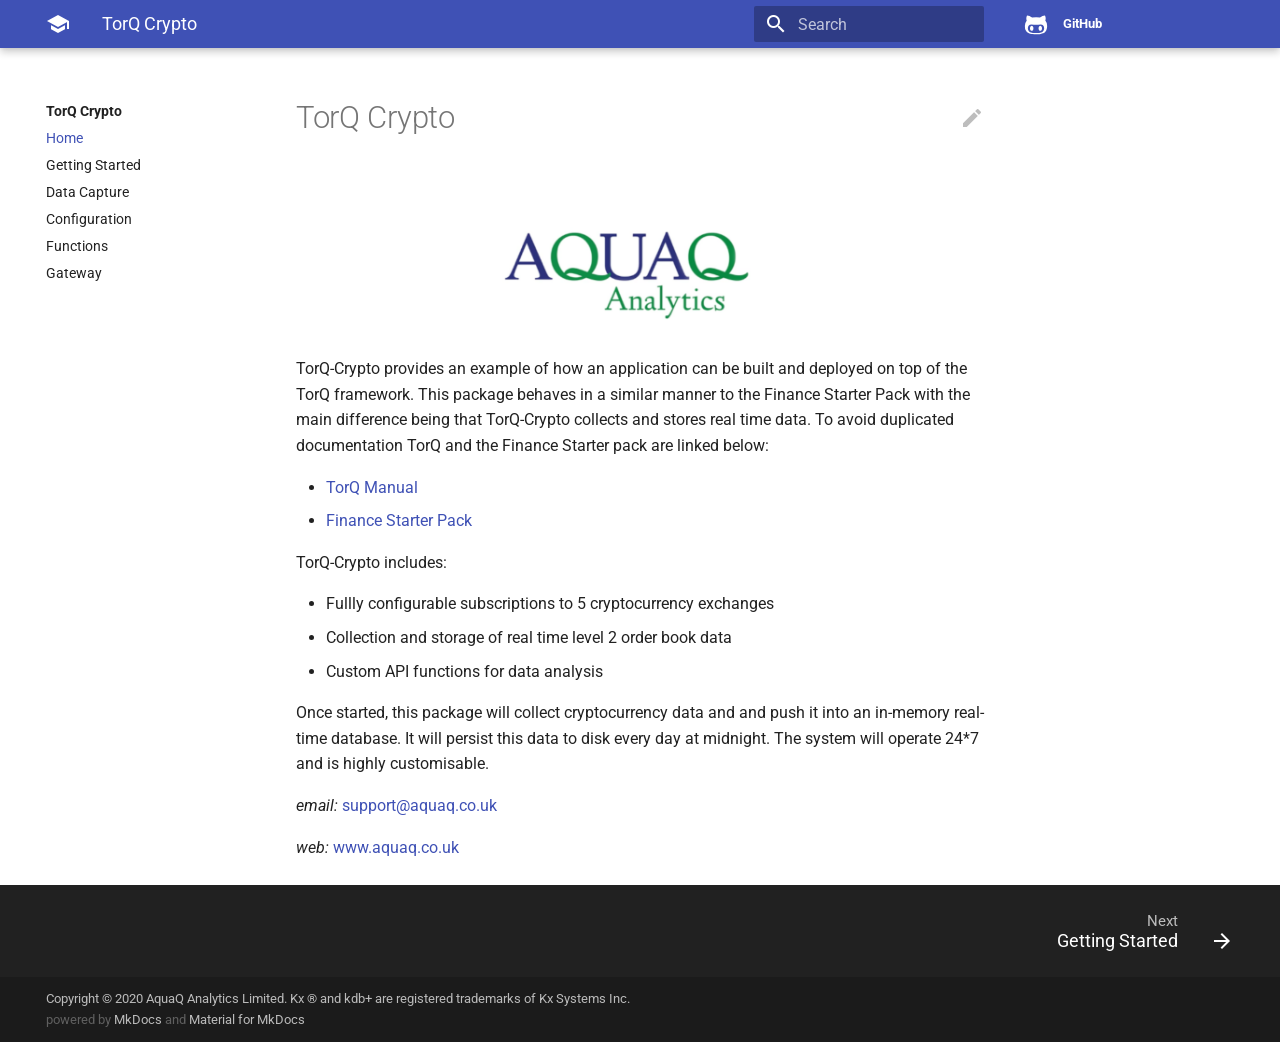
<file: index.html>
<!doctype html>
<html lang="en" class="no-js">
  <head>
    
      <meta charset="utf-8">
      <meta name="viewport" content="width=device-width,initial-scale=1">
      <meta http-equiv="x-ua-compatible" content="ie=edge">
      
      
      
      
        <meta name="lang:clipboard.copy" content="Copy to clipboard">
      
        <meta name="lang:clipboard.copied" content="Copied to clipboard">
      
        <meta name="lang:search.language" content="en">
      
        <meta name="lang:search.pipeline.stopwords" content="True">
      
        <meta name="lang:search.pipeline.trimmer" content="True">
      
        <meta name="lang:search.result.none" content="No matching documents">
      
        <meta name="lang:search.result.one" content="1 matching document">
      
        <meta name="lang:search.result.other" content="# matching documents">
      
        <meta name="lang:search.tokenizer" content="[\s\-]+">
      
      <link rel="shortcut icon" href="assets/images/favicon.png">
      <meta name="generator" content="mkdocs-1.0.4, mkdocs-material-4.6.0">
    
    
      
        <title>TorQ Crypto</title>
      
    
    
      <link rel="stylesheet" href="assets/stylesheets/application.1b62728e.css">
      
      
    
    
      <script src="assets/javascripts/modernizr.268332fc.js"></script>
    
    
      
        <link href="https://fonts.gstatic.com" rel="preconnect" crossorigin>
        <link rel="stylesheet" href="https://fonts.googleapis.com/css?family=Roboto:300,400,400i,700%7CRoboto+Mono&display=fallback">
        <style>body,input{font-family:"Roboto","Helvetica Neue",Helvetica,Arial,sans-serif}code,kbd,pre{font-family:"Roboto Mono","Courier New",Courier,monospace}</style>
      
    
    <link rel="stylesheet" href="assets/fonts/material-icons.css">
    
    
    
      
        
<script>
  window.ga = window.ga || function() {
    (ga.q = ga.q || []).push(arguments)
  }
  ga.l = +new Date
  /* Setup integration and send page view */
  ga("create", "UA-51911331-4", "auto")
  ga("set", "anonymizeIp", true)
  ga("send", "pageview")
  /* Register handler to log search on blur */
  document.addEventListener("DOMContentLoaded", () => {
    if (document.forms.search) {
      var query = document.forms.search.query
      query.addEventListener("blur", function() {
        if (this.value) {
          var path = document.location.pathname;
          ga("send", "pageview", path + "?q=" + this.value)
        }
      })
    }
  })
</script>
<script async src="https://www.google-analytics.com/analytics.js"></script>
      
    
    
  </head>
  
    <body dir="ltr">
  
    <svg class="md-svg">
      <defs>
        
        
          <svg xmlns="http://www.w3.org/2000/svg" width="416" height="448" viewBox="0 0 416 448" id="__github"><path fill="currentColor" d="M160 304q0 10-3.125 20.5t-10.75 19T128 352t-18.125-8.5-10.75-19T96 304t3.125-20.5 10.75-19T128 256t18.125 8.5 10.75 19T160 304zm160 0q0 10-3.125 20.5t-10.75 19T288 352t-18.125-8.5-10.75-19T256 304t3.125-20.5 10.75-19T288 256t18.125 8.5 10.75 19T320 304zm40 0q0-30-17.25-51T296 232q-10.25 0-48.75 5.25Q229.5 240 208 240t-39.25-2.75Q130.75 232 120 232q-29.5 0-46.75 21T56 304q0 22 8 38.375t20.25 25.75 30.5 15 35 7.375 37.25 1.75h42q20.5 0 37.25-1.75t35-7.375 30.5-15 20.25-25.75T360 304zm56-44q0 51.75-15.25 82.75-9.5 19.25-26.375 33.25t-35.25 21.5-42.5 11.875-42.875 5.5T212 416q-19.5 0-35.5-.75t-36.875-3.125-38.125-7.5-34.25-12.875T37 371.5t-21.5-28.75Q0 312 0 260q0-59.25 34-99-6.75-20.5-6.75-42.5 0-29 12.75-54.5 27 0 47.5 9.875t47.25 30.875Q171.5 96 212 96q37 0 70 8 26.25-20.5 46.75-30.25T376 64q12.75 25.5 12.75 54.5 0 21.75-6.75 42 34 40 34 99.5z"/></svg>
        
      </defs>
    </svg>
    <input class="md-toggle" data-md-toggle="drawer" type="checkbox" id="__drawer" autocomplete="off">
    <input class="md-toggle" data-md-toggle="search" type="checkbox" id="__search" autocomplete="off">
    <label class="md-overlay" data-md-component="overlay" for="__drawer"></label>
    
      <a href="#torq-crypto" tabindex="1" class="md-skip">
        Skip to content
      </a>
    
    
      <header class="md-header" data-md-component="header">
  <nav class="md-header-nav md-grid">
    <div class="md-flex">
      <div class="md-flex__cell md-flex__cell--shrink">
        <a href="." title="TorQ Crypto" class="md-header-nav__button md-logo">
          
            <i class="md-icon"></i>
          
        </a>
      </div>
      <div class="md-flex__cell md-flex__cell--shrink">
        <label class="md-icon md-icon--menu md-header-nav__button" for="__drawer"></label>
      </div>
      <div class="md-flex__cell md-flex__cell--stretch">
        <div class="md-flex__ellipsis md-header-nav__title" data-md-component="title">
          
            <span class="md-header-nav__topic">
              TorQ Crypto
            </span>
            <span class="md-header-nav__topic">
              
                Home
              
            </span>
          
        </div>
      </div>
      <div class="md-flex__cell md-flex__cell--shrink">
        
          <label class="md-icon md-icon--search md-header-nav__button" for="__search"></label>
          
<div class="md-search" data-md-component="search" role="dialog">
  <label class="md-search__overlay" for="__search"></label>
  <div class="md-search__inner" role="search">
    <form class="md-search__form" name="search">
      <input type="text" class="md-search__input" name="query" placeholder="Search" autocapitalize="off" autocorrect="off" autocomplete="off" spellcheck="false" data-md-component="query" data-md-state="active">
      <label class="md-icon md-search__icon" for="__search"></label>
      <button type="reset" class="md-icon md-search__icon" data-md-component="reset" tabindex="-1">
        &#xE5CD;
      </button>
    </form>
    <div class="md-search__output">
      <div class="md-search__scrollwrap" data-md-scrollfix>
        <div class="md-search-result" data-md-component="result">
          <div class="md-search-result__meta">
            Type to start searching
          </div>
          <ol class="md-search-result__list"></ol>
        </div>
      </div>
    </div>
  </div>
</div>
        
      </div>
      
        <div class="md-flex__cell md-flex__cell--shrink">
          <div class="md-header-nav__source">
            


  

<a href="https://github.com/AquaQAnalytics/TorQ-Crypto/" title="Go to repository" class="md-source" data-md-source="github">
  
    <div class="md-source__icon">
      <svg viewBox="0 0 24 24" width="24" height="24">
        <use xlink:href="#__github" width="24" height="24"></use>
      </svg>
    </div>
  
  <div class="md-source__repository">
    GitHub
  </div>
</a>
          </div>
        </div>
      
    </div>
  </nav>
</header>
    
    <div class="md-container">
      
        
      
      
      <main class="md-main" role="main">
        <div class="md-main__inner md-grid" data-md-component="container">
          
            
              <div class="md-sidebar md-sidebar--primary" data-md-component="navigation">
                <div class="md-sidebar__scrollwrap">
                  <div class="md-sidebar__inner">
                    <nav class="md-nav md-nav--primary" data-md-level="0">
  <label class="md-nav__title md-nav__title--site" for="__drawer">
    <a href="." title="TorQ Crypto" class="md-nav__button md-logo">
      
        <i class="md-icon"></i>
      
    </a>
    TorQ Crypto
  </label>
  
    <div class="md-nav__source">
      


  

<a href="https://github.com/AquaQAnalytics/TorQ-Crypto/" title="Go to repository" class="md-source" data-md-source="github">
  
    <div class="md-source__icon">
      <svg viewBox="0 0 24 24" width="24" height="24">
        <use xlink:href="#__github" width="24" height="24"></use>
      </svg>
    </div>
  
  <div class="md-source__repository">
    GitHub
  </div>
</a>
    </div>
  
  <ul class="md-nav__list" data-md-scrollfix>
    
      
      
      

  


  <li class="md-nav__item md-nav__item--active">
    
    <input class="md-toggle md-nav__toggle" data-md-toggle="toc" type="checkbox" id="__toc">
    
      
    
    
    <a href="." title="Home" class="md-nav__link md-nav__link--active">
      Home
    </a>
    
  </li>

    
      
      
      


  <li class="md-nav__item">
    <a href="gettingstarted/" title="Getting Started" class="md-nav__link">
      Getting Started
    </a>
  </li>

    
      
      
      


  <li class="md-nav__item">
    <a href="data/" title="Data Capture" class="md-nav__link">
      Data Capture
    </a>
  </li>

    
      
      
      


  <li class="md-nav__item">
    <a href="configuration/" title="Configuration" class="md-nav__link">
      Configuration
    </a>
  </li>

    
      
      
      


  <li class="md-nav__item">
    <a href="functions/" title="Functions" class="md-nav__link">
      Functions
    </a>
  </li>

    
      
      
      


  <li class="md-nav__item">
    <a href="gateway/" title="Gateway" class="md-nav__link">
      Gateway
    </a>
  </li>

    
  </ul>
</nav>
                  </div>
                </div>
              </div>
            
            
              <div class="md-sidebar md-sidebar--secondary" data-md-component="toc">
                <div class="md-sidebar__scrollwrap">
                  <div class="md-sidebar__inner">
                    
<nav class="md-nav md-nav--secondary">
  
  
    
  
  
</nav>
                  </div>
                </div>
              </div>
            
          
          <div class="md-content">
            <article class="md-content__inner md-typeset">
              
                
                  <a href="https://github.com/AquaQAnalytics/TorQ-Crypto/edit/master/docs/index.md" title="Edit this page" class="md-icon md-content__icon">&#xE3C9;</a>
                
                
                <h1 id="torq-crypto">TorQ Crypto</h1>
<p><img alt="Aquaq Logo" src="graphics/aquaqlogo.PNG" /></p>
<p>TorQ-Crypto provides an example of how an application can be built and 
deployed on top of the TorQ framework. This package behaves in a similar 
manner to the Finance Starter Pack with the main difference being that 
TorQ-Crypto collects and stores real time data. To avoid duplicated documentation 
TorQ and the Finance Starter pack are linked below:</p>
<ul>
<li><a href="https://aquaqanalytics.github.io/TorQ/">TorQ Manual</a></li>
<li><a href="https://aquaqanalytics.github.io/TorQ-Finance-Starter-Pack/">Finance Starter Pack</a></li>
</ul>
<p>TorQ-Crypto includes:</p>
<ul>
<li>Fullly configurable subscriptions to 5 cryptocurrency exchanges</li>
<li>Collection and storage of real time level 2 order book data</li>
<li>Custom API functions for data analysis</li>
</ul>
<p>Once started, this package will collect cryptocurrency data and and push it into an 
in-memory real-time database. It will persist this data to disk every 
day at midnight. The system will operate 24*7 and is highly customisable.</p>
<p><em>email:</em> <a href="&#109;&#97;&#105;&#108;&#116;&#111;&#58;&#115;&#117;&#112;&#112;&#111;&#114;&#116;&#64;&#97;&#113;&#117;&#97;&#113;&#46;&#99;&#111;&#46;&#117;&#107;">&#115;&#117;&#112;&#112;&#111;&#114;&#116;&#64;&#97;&#113;&#117;&#97;&#113;&#46;&#99;&#111;&#46;&#117;&#107;</a></p>
<p><em>web:</em> <a href="http://www.aquaq.co.uk">www.aquaq.co.uk</a></p>
                
                  
                
                
              
              
                


              
            </article>
          </div>
        </div>
      </main>
      
        
<footer class="md-footer">
  
    <div class="md-footer-nav">
      <nav class="md-footer-nav__inner md-grid">
        
        
          <a href="gettingstarted/" title="Getting Started" class="md-flex md-footer-nav__link md-footer-nav__link--next" rel="next">
            <div class="md-flex__cell md-flex__cell--stretch md-footer-nav__title">
              <span class="md-flex__ellipsis">
                <span class="md-footer-nav__direction">
                  Next
                </span>
                Getting Started
              </span>
            </div>
            <div class="md-flex__cell md-flex__cell--shrink">
              <i class="md-icon md-icon--arrow-forward md-footer-nav__button"></i>
            </div>
          </a>
        
      </nav>
    </div>
  
  <div class="md-footer-meta md-typeset">
    <div class="md-footer-meta__inner md-grid">
      <div class="md-footer-copyright">
        
          <div class="md-footer-copyright__highlight">
            Copyright &copy 2020 AquaQ Analytics Limited.  Kx &reg and kdb+ are registered trademarks of Kx Systems Inc.
          </div>
        
        powered by
        <a href="https://www.mkdocs.org">MkDocs</a>
        and
        <a href="https://squidfunk.github.io/mkdocs-material/">
          Material for MkDocs</a>
      </div>
      
    </div>
  </div>
</footer>
      
    </div>
    
      <script src="assets/javascripts/application.808e90bb.js"></script>
      
      <script>app.initialize({version:"1.0.4",url:{base:"."}})</script>
      
    
  </body>
</html>
</file>
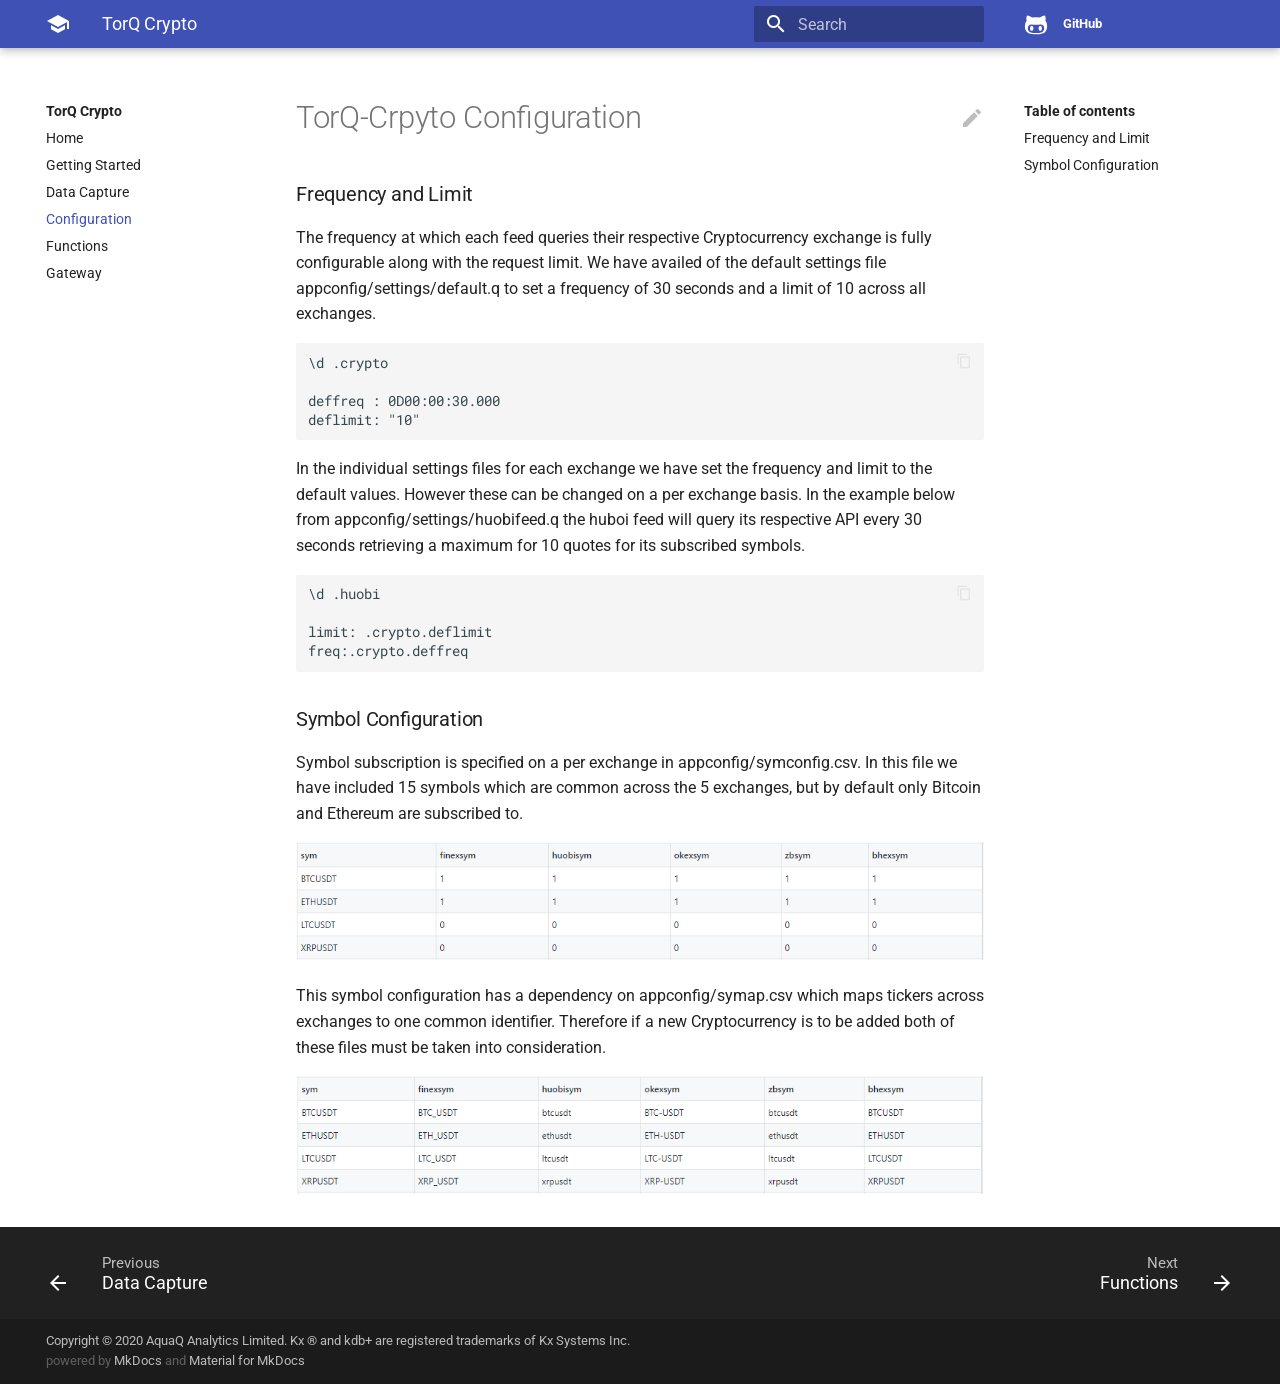
<file: configuration/index.html>
<!doctype html>
<html lang="en" class="no-js">
  <head>
    
      <meta charset="utf-8">
      <meta name="viewport" content="width=device-width,initial-scale=1">
      <meta http-equiv="x-ua-compatible" content="ie=edge">
      
      
      
      
        <meta name="lang:clipboard.copy" content="Copy to clipboard">
      
        <meta name="lang:clipboard.copied" content="Copied to clipboard">
      
        <meta name="lang:search.language" content="en">
      
        <meta name="lang:search.pipeline.stopwords" content="True">
      
        <meta name="lang:search.pipeline.trimmer" content="True">
      
        <meta name="lang:search.result.none" content="No matching documents">
      
        <meta name="lang:search.result.one" content="1 matching document">
      
        <meta name="lang:search.result.other" content="# matching documents">
      
        <meta name="lang:search.tokenizer" content="[\s\-]+">
      
      <link rel="shortcut icon" href="../assets/images/favicon.png">
      <meta name="generator" content="mkdocs-1.0.4, mkdocs-material-4.6.0">
    
    
      
        <title>Configuration - TorQ Crypto</title>
      
    
    
      <link rel="stylesheet" href="../assets/stylesheets/application.1b62728e.css">
      
      
    
    
      <script src="../assets/javascripts/modernizr.268332fc.js"></script>
    
    
      
        <link href="https://fonts.gstatic.com" rel="preconnect" crossorigin>
        <link rel="stylesheet" href="https://fonts.googleapis.com/css?family=Roboto:300,400,400i,700%7CRoboto+Mono&display=fallback">
        <style>body,input{font-family:"Roboto","Helvetica Neue",Helvetica,Arial,sans-serif}code,kbd,pre{font-family:"Roboto Mono","Courier New",Courier,monospace}</style>
      
    
    <link rel="stylesheet" href="../assets/fonts/material-icons.css">
    
    
    
      
        
<script>
  window.ga = window.ga || function() {
    (ga.q = ga.q || []).push(arguments)
  }
  ga.l = +new Date
  /* Setup integration and send page view */
  ga("create", "UA-51911331-4", "auto")
  ga("set", "anonymizeIp", true)
  ga("send", "pageview")
  /* Register handler to log search on blur */
  document.addEventListener("DOMContentLoaded", () => {
    if (document.forms.search) {
      var query = document.forms.search.query
      query.addEventListener("blur", function() {
        if (this.value) {
          var path = document.location.pathname;
          ga("send", "pageview", path + "?q=" + this.value)
        }
      })
    }
  })
</script>
<script async src="https://www.google-analytics.com/analytics.js"></script>
      
    
    
  </head>
  
    <body dir="ltr">
  
    <svg class="md-svg">
      <defs>
        
        
          <svg xmlns="http://www.w3.org/2000/svg" width="416" height="448" viewBox="0 0 416 448" id="__github"><path fill="currentColor" d="M160 304q0 10-3.125 20.5t-10.75 19T128 352t-18.125-8.5-10.75-19T96 304t3.125-20.5 10.75-19T128 256t18.125 8.5 10.75 19T160 304zm160 0q0 10-3.125 20.5t-10.75 19T288 352t-18.125-8.5-10.75-19T256 304t3.125-20.5 10.75-19T288 256t18.125 8.5 10.75 19T320 304zm40 0q0-30-17.25-51T296 232q-10.25 0-48.75 5.25Q229.5 240 208 240t-39.25-2.75Q130.75 232 120 232q-29.5 0-46.75 21T56 304q0 22 8 38.375t20.25 25.75 30.5 15 35 7.375 37.25 1.75h42q20.5 0 37.25-1.75t35-7.375 30.5-15 20.25-25.75T360 304zm56-44q0 51.75-15.25 82.75-9.5 19.25-26.375 33.25t-35.25 21.5-42.5 11.875-42.875 5.5T212 416q-19.5 0-35.5-.75t-36.875-3.125-38.125-7.5-34.25-12.875T37 371.5t-21.5-28.75Q0 312 0 260q0-59.25 34-99-6.75-20.5-6.75-42.5 0-29 12.75-54.5 27 0 47.5 9.875t47.25 30.875Q171.5 96 212 96q37 0 70 8 26.25-20.5 46.75-30.25T376 64q12.75 25.5 12.75 54.5 0 21.75-6.75 42 34 40 34 99.5z"/></svg>
        
      </defs>
    </svg>
    <input class="md-toggle" data-md-toggle="drawer" type="checkbox" id="__drawer" autocomplete="off">
    <input class="md-toggle" data-md-toggle="search" type="checkbox" id="__search" autocomplete="off">
    <label class="md-overlay" data-md-component="overlay" for="__drawer"></label>
    
      <a href="#torq-crpyto-configuration" tabindex="1" class="md-skip">
        Skip to content
      </a>
    
    
      <header class="md-header" data-md-component="header">
  <nav class="md-header-nav md-grid">
    <div class="md-flex">
      <div class="md-flex__cell md-flex__cell--shrink">
        <a href=".." title="TorQ Crypto" class="md-header-nav__button md-logo">
          
            <i class="md-icon"></i>
          
        </a>
      </div>
      <div class="md-flex__cell md-flex__cell--shrink">
        <label class="md-icon md-icon--menu md-header-nav__button" for="__drawer"></label>
      </div>
      <div class="md-flex__cell md-flex__cell--stretch">
        <div class="md-flex__ellipsis md-header-nav__title" data-md-component="title">
          
            <span class="md-header-nav__topic">
              TorQ Crypto
            </span>
            <span class="md-header-nav__topic">
              
                Configuration
              
            </span>
          
        </div>
      </div>
      <div class="md-flex__cell md-flex__cell--shrink">
        
          <label class="md-icon md-icon--search md-header-nav__button" for="__search"></label>
          
<div class="md-search" data-md-component="search" role="dialog">
  <label class="md-search__overlay" for="__search"></label>
  <div class="md-search__inner" role="search">
    <form class="md-search__form" name="search">
      <input type="text" class="md-search__input" name="query" placeholder="Search" autocapitalize="off" autocorrect="off" autocomplete="off" spellcheck="false" data-md-component="query" data-md-state="active">
      <label class="md-icon md-search__icon" for="__search"></label>
      <button type="reset" class="md-icon md-search__icon" data-md-component="reset" tabindex="-1">
        &#xE5CD;
      </button>
    </form>
    <div class="md-search__output">
      <div class="md-search__scrollwrap" data-md-scrollfix>
        <div class="md-search-result" data-md-component="result">
          <div class="md-search-result__meta">
            Type to start searching
          </div>
          <ol class="md-search-result__list"></ol>
        </div>
      </div>
    </div>
  </div>
</div>
        
      </div>
      
        <div class="md-flex__cell md-flex__cell--shrink">
          <div class="md-header-nav__source">
            


  

<a href="https://github.com/AquaQAnalytics/TorQ-Crypto/" title="Go to repository" class="md-source" data-md-source="github">
  
    <div class="md-source__icon">
      <svg viewBox="0 0 24 24" width="24" height="24">
        <use xlink:href="#__github" width="24" height="24"></use>
      </svg>
    </div>
  
  <div class="md-source__repository">
    GitHub
  </div>
</a>
          </div>
        </div>
      
    </div>
  </nav>
</header>
    
    <div class="md-container">
      
        
      
      
      <main class="md-main" role="main">
        <div class="md-main__inner md-grid" data-md-component="container">
          
            
              <div class="md-sidebar md-sidebar--primary" data-md-component="navigation">
                <div class="md-sidebar__scrollwrap">
                  <div class="md-sidebar__inner">
                    <nav class="md-nav md-nav--primary" data-md-level="0">
  <label class="md-nav__title md-nav__title--site" for="__drawer">
    <a href=".." title="TorQ Crypto" class="md-nav__button md-logo">
      
        <i class="md-icon"></i>
      
    </a>
    TorQ Crypto
  </label>
  
    <div class="md-nav__source">
      


  

<a href="https://github.com/AquaQAnalytics/TorQ-Crypto/" title="Go to repository" class="md-source" data-md-source="github">
  
    <div class="md-source__icon">
      <svg viewBox="0 0 24 24" width="24" height="24">
        <use xlink:href="#__github" width="24" height="24"></use>
      </svg>
    </div>
  
  <div class="md-source__repository">
    GitHub
  </div>
</a>
    </div>
  
  <ul class="md-nav__list" data-md-scrollfix>
    
      
      
      


  <li class="md-nav__item">
    <a href=".." title="Home" class="md-nav__link">
      Home
    </a>
  </li>

    
      
      
      


  <li class="md-nav__item">
    <a href="../gettingstarted/" title="Getting Started" class="md-nav__link">
      Getting Started
    </a>
  </li>

    
      
      
      


  <li class="md-nav__item">
    <a href="../data/" title="Data Capture" class="md-nav__link">
      Data Capture
    </a>
  </li>

    
      
      
      

  


  <li class="md-nav__item md-nav__item--active">
    
    <input class="md-toggle md-nav__toggle" data-md-toggle="toc" type="checkbox" id="__toc">
    
      
    
    
      <label class="md-nav__link md-nav__link--active" for="__toc">
        Configuration
      </label>
    
    <a href="./" title="Configuration" class="md-nav__link md-nav__link--active">
      Configuration
    </a>
    
      
<nav class="md-nav md-nav--secondary">
  
  
    
  
  
    <label class="md-nav__title" for="__toc">Table of contents</label>
    <ul class="md-nav__list" data-md-scrollfix>
      
        <li class="md-nav__item">
  <a href="#frequency-and-limit" class="md-nav__link">
    Frequency and Limit
  </a>
  
</li>
      
        <li class="md-nav__item">
  <a href="#symbol-configuration" class="md-nav__link">
    Symbol Configuration
  </a>
  
</li>
      
      
      
      
      
    </ul>
  
</nav>
    
  </li>

    
      
      
      


  <li class="md-nav__item">
    <a href="../functions/" title="Functions" class="md-nav__link">
      Functions
    </a>
  </li>

    
      
      
      


  <li class="md-nav__item">
    <a href="../gateway/" title="Gateway" class="md-nav__link">
      Gateway
    </a>
  </li>

    
  </ul>
</nav>
                  </div>
                </div>
              </div>
            
            
              <div class="md-sidebar md-sidebar--secondary" data-md-component="toc">
                <div class="md-sidebar__scrollwrap">
                  <div class="md-sidebar__inner">
                    
<nav class="md-nav md-nav--secondary">
  
  
    
  
  
    <label class="md-nav__title" for="__toc">Table of contents</label>
    <ul class="md-nav__list" data-md-scrollfix>
      
        <li class="md-nav__item">
  <a href="#frequency-and-limit" class="md-nav__link">
    Frequency and Limit
  </a>
  
</li>
      
        <li class="md-nav__item">
  <a href="#symbol-configuration" class="md-nav__link">
    Symbol Configuration
  </a>
  
</li>
      
      
      
      
      
    </ul>
  
</nav>
                  </div>
                </div>
              </div>
            
          
          <div class="md-content">
            <article class="md-content__inner md-typeset">
              
                
                  <a href="https://github.com/AquaQAnalytics/TorQ-Crypto/edit/master/docs/configuration.md" title="Edit this page" class="md-icon md-content__icon">&#xE3C9;</a>
                
                
                <h1 id="torq-crpyto-configuration">TorQ-Crpyto Configuration</h1>
<h3 id="frequency-and-limit">Frequency and Limit</h3>
<p>The frequency at which each feed queries their respective Cryptocurrency 
exchange is fully configurable along with the request limit. We have availed 
of the default settings file appconfig/settings/default.q to set a frequency 
of 30 seconds and a limit of 10 across all exchanges. </p>
<pre><code>\d .crypto

deffreq : 0D00:00:30.000
deflimit: "10"
</code></pre>
<p>In the individual settings files for each exchange we have set the frequency 
and limit to the default values. However these can be changed on a per exchange 
basis. In the example below from appconfig/settings/huobifeed.q the huboi feed 
will query its respective API every 30 seconds retrieving a maximum for 10 quotes 
for its subscribed symbols. </p>
<pre><code>\d .huobi

limit: .crypto.deflimit
freq:.crypto.deffreq
</code></pre>
<h3 id="symbol-configuration">Symbol Configuration</h3>
<p>Symbol subscription is specified on a per exchange in appconfig/symconfig.csv. 
In this file we have included 15 symbols which are common across the 5 exchanges, 
but by default only Bitcoin and Ethereum are subscribed to.</p>
<p><img alt="Sym Config" src="../graphics/symconfig.PNG" /></p>
<p>This symbol configuration has a dependency on appconfig/symap.csv which maps tickers 
across exchanges to one common identifier. Therefore if a new Cryptocurrency is to 
be added both of these files must be taken into consideration. </p>
<p><img alt="Sym Config2" src="../graphics/symmap.PNG" /></p>
                
                  
                
                
              
              
                


              
            </article>
          </div>
        </div>
      </main>
      
        
<footer class="md-footer">
  
    <div class="md-footer-nav">
      <nav class="md-footer-nav__inner md-grid">
        
          <a href="../data/" title="Data Capture" class="md-flex md-footer-nav__link md-footer-nav__link--prev" rel="prev">
            <div class="md-flex__cell md-flex__cell--shrink">
              <i class="md-icon md-icon--arrow-back md-footer-nav__button"></i>
            </div>
            <div class="md-flex__cell md-flex__cell--stretch md-footer-nav__title">
              <span class="md-flex__ellipsis">
                <span class="md-footer-nav__direction">
                  Previous
                </span>
                Data Capture
              </span>
            </div>
          </a>
        
        
          <a href="../functions/" title="Functions" class="md-flex md-footer-nav__link md-footer-nav__link--next" rel="next">
            <div class="md-flex__cell md-flex__cell--stretch md-footer-nav__title">
              <span class="md-flex__ellipsis">
                <span class="md-footer-nav__direction">
                  Next
                </span>
                Functions
              </span>
            </div>
            <div class="md-flex__cell md-flex__cell--shrink">
              <i class="md-icon md-icon--arrow-forward md-footer-nav__button"></i>
            </div>
          </a>
        
      </nav>
    </div>
  
  <div class="md-footer-meta md-typeset">
    <div class="md-footer-meta__inner md-grid">
      <div class="md-footer-copyright">
        
          <div class="md-footer-copyright__highlight">
            Copyright &copy 2020 AquaQ Analytics Limited.  Kx &reg and kdb+ are registered trademarks of Kx Systems Inc.
          </div>
        
        powered by
        <a href="https://www.mkdocs.org">MkDocs</a>
        and
        <a href="https://squidfunk.github.io/mkdocs-material/">
          Material for MkDocs</a>
      </div>
      
    </div>
  </div>
</footer>
      
    </div>
    
      <script src="../assets/javascripts/application.808e90bb.js"></script>
      
      <script>app.initialize({version:"1.0.4",url:{base:".."}})</script>
      
    
  </body>
</html>
</file>
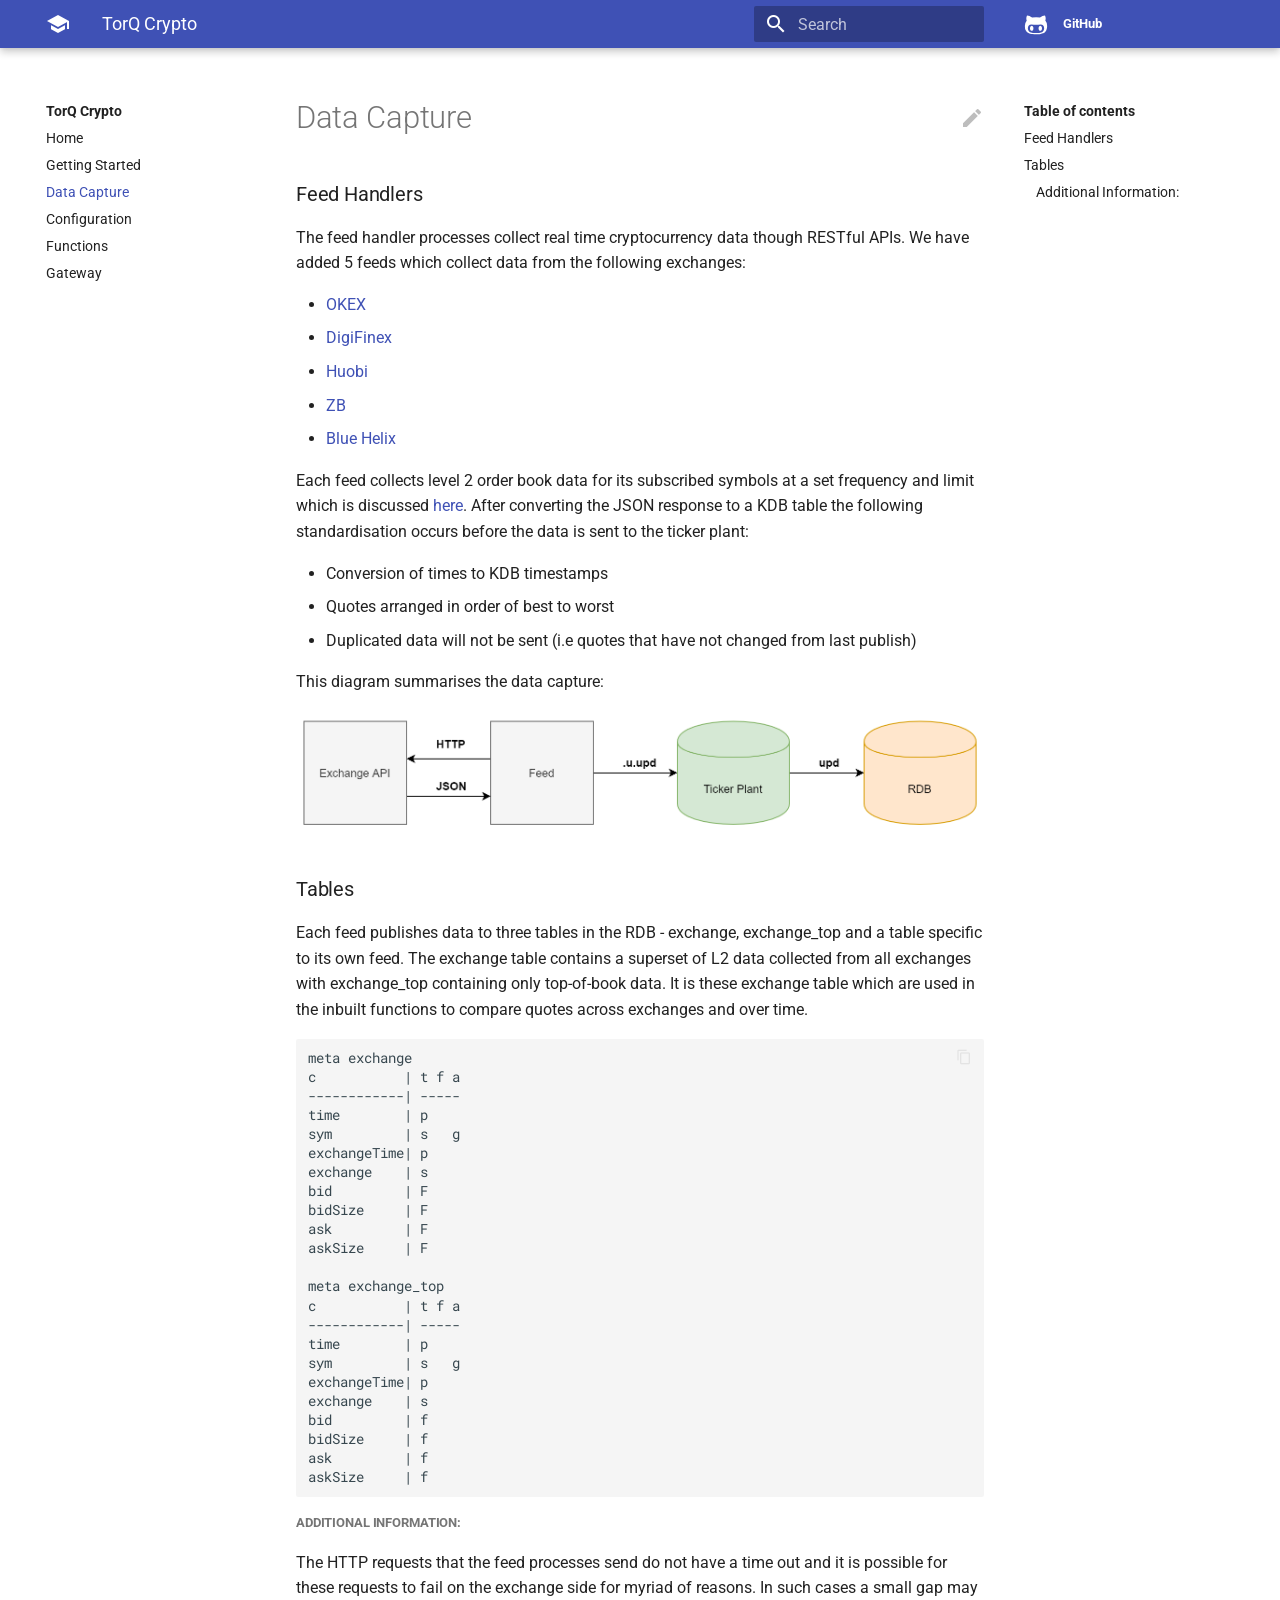
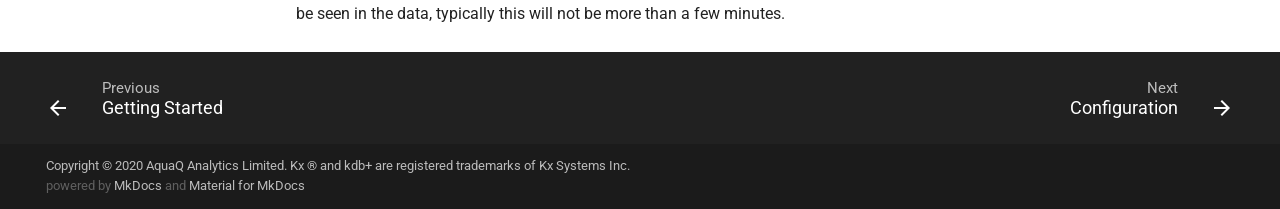
<file: data/index.html>
<!doctype html>
<html lang="en" class="no-js">
  <head>
    
      <meta charset="utf-8">
      <meta name="viewport" content="width=device-width,initial-scale=1">
      <meta http-equiv="x-ua-compatible" content="ie=edge">
      
      
      
      
        <meta name="lang:clipboard.copy" content="Copy to clipboard">
      
        <meta name="lang:clipboard.copied" content="Copied to clipboard">
      
        <meta name="lang:search.language" content="en">
      
        <meta name="lang:search.pipeline.stopwords" content="True">
      
        <meta name="lang:search.pipeline.trimmer" content="True">
      
        <meta name="lang:search.result.none" content="No matching documents">
      
        <meta name="lang:search.result.one" content="1 matching document">
      
        <meta name="lang:search.result.other" content="# matching documents">
      
        <meta name="lang:search.tokenizer" content="[\s\-]+">
      
      <link rel="shortcut icon" href="../assets/images/favicon.png">
      <meta name="generator" content="mkdocs-1.0.4, mkdocs-material-4.6.0">
    
    
      
        <title>Data Capture - TorQ Crypto</title>
      
    
    
      <link rel="stylesheet" href="../assets/stylesheets/application.1b62728e.css">
      
      
    
    
      <script src="../assets/javascripts/modernizr.268332fc.js"></script>
    
    
      
        <link href="https://fonts.gstatic.com" rel="preconnect" crossorigin>
        <link rel="stylesheet" href="https://fonts.googleapis.com/css?family=Roboto:300,400,400i,700%7CRoboto+Mono&display=fallback">
        <style>body,input{font-family:"Roboto","Helvetica Neue",Helvetica,Arial,sans-serif}code,kbd,pre{font-family:"Roboto Mono","Courier New",Courier,monospace}</style>
      
    
    <link rel="stylesheet" href="../assets/fonts/material-icons.css">
    
    
    
      
        
<script>
  window.ga = window.ga || function() {
    (ga.q = ga.q || []).push(arguments)
  }
  ga.l = +new Date
  /* Setup integration and send page view */
  ga("create", "UA-51911331-4", "auto")
  ga("set", "anonymizeIp", true)
  ga("send", "pageview")
  /* Register handler to log search on blur */
  document.addEventListener("DOMContentLoaded", () => {
    if (document.forms.search) {
      var query = document.forms.search.query
      query.addEventListener("blur", function() {
        if (this.value) {
          var path = document.location.pathname;
          ga("send", "pageview", path + "?q=" + this.value)
        }
      })
    }
  })
</script>
<script async src="https://www.google-analytics.com/analytics.js"></script>
      
    
    
  </head>
  
    <body dir="ltr">
  
    <svg class="md-svg">
      <defs>
        
        
          <svg xmlns="http://www.w3.org/2000/svg" width="416" height="448" viewBox="0 0 416 448" id="__github"><path fill="currentColor" d="M160 304q0 10-3.125 20.5t-10.75 19T128 352t-18.125-8.5-10.75-19T96 304t3.125-20.5 10.75-19T128 256t18.125 8.5 10.75 19T160 304zm160 0q0 10-3.125 20.5t-10.75 19T288 352t-18.125-8.5-10.75-19T256 304t3.125-20.5 10.75-19T288 256t18.125 8.5 10.75 19T320 304zm40 0q0-30-17.25-51T296 232q-10.25 0-48.75 5.25Q229.5 240 208 240t-39.25-2.75Q130.75 232 120 232q-29.5 0-46.75 21T56 304q0 22 8 38.375t20.25 25.75 30.5 15 35 7.375 37.25 1.75h42q20.5 0 37.25-1.75t35-7.375 30.5-15 20.25-25.75T360 304zm56-44q0 51.75-15.25 82.75-9.5 19.25-26.375 33.25t-35.25 21.5-42.5 11.875-42.875 5.5T212 416q-19.5 0-35.5-.75t-36.875-3.125-38.125-7.5-34.25-12.875T37 371.5t-21.5-28.75Q0 312 0 260q0-59.25 34-99-6.75-20.5-6.75-42.5 0-29 12.75-54.5 27 0 47.5 9.875t47.25 30.875Q171.5 96 212 96q37 0 70 8 26.25-20.5 46.75-30.25T376 64q12.75 25.5 12.75 54.5 0 21.75-6.75 42 34 40 34 99.5z"/></svg>
        
      </defs>
    </svg>
    <input class="md-toggle" data-md-toggle="drawer" type="checkbox" id="__drawer" autocomplete="off">
    <input class="md-toggle" data-md-toggle="search" type="checkbox" id="__search" autocomplete="off">
    <label class="md-overlay" data-md-component="overlay" for="__drawer"></label>
    
      <a href="#data-capture" tabindex="1" class="md-skip">
        Skip to content
      </a>
    
    
      <header class="md-header" data-md-component="header">
  <nav class="md-header-nav md-grid">
    <div class="md-flex">
      <div class="md-flex__cell md-flex__cell--shrink">
        <a href=".." title="TorQ Crypto" class="md-header-nav__button md-logo">
          
            <i class="md-icon"></i>
          
        </a>
      </div>
      <div class="md-flex__cell md-flex__cell--shrink">
        <label class="md-icon md-icon--menu md-header-nav__button" for="__drawer"></label>
      </div>
      <div class="md-flex__cell md-flex__cell--stretch">
        <div class="md-flex__ellipsis md-header-nav__title" data-md-component="title">
          
            <span class="md-header-nav__topic">
              TorQ Crypto
            </span>
            <span class="md-header-nav__topic">
              
                Data Capture
              
            </span>
          
        </div>
      </div>
      <div class="md-flex__cell md-flex__cell--shrink">
        
          <label class="md-icon md-icon--search md-header-nav__button" for="__search"></label>
          
<div class="md-search" data-md-component="search" role="dialog">
  <label class="md-search__overlay" for="__search"></label>
  <div class="md-search__inner" role="search">
    <form class="md-search__form" name="search">
      <input type="text" class="md-search__input" name="query" placeholder="Search" autocapitalize="off" autocorrect="off" autocomplete="off" spellcheck="false" data-md-component="query" data-md-state="active">
      <label class="md-icon md-search__icon" for="__search"></label>
      <button type="reset" class="md-icon md-search__icon" data-md-component="reset" tabindex="-1">
        &#xE5CD;
      </button>
    </form>
    <div class="md-search__output">
      <div class="md-search__scrollwrap" data-md-scrollfix>
        <div class="md-search-result" data-md-component="result">
          <div class="md-search-result__meta">
            Type to start searching
          </div>
          <ol class="md-search-result__list"></ol>
        </div>
      </div>
    </div>
  </div>
</div>
        
      </div>
      
        <div class="md-flex__cell md-flex__cell--shrink">
          <div class="md-header-nav__source">
            


  

<a href="https://github.com/AquaQAnalytics/TorQ-Crypto/" title="Go to repository" class="md-source" data-md-source="github">
  
    <div class="md-source__icon">
      <svg viewBox="0 0 24 24" width="24" height="24">
        <use xlink:href="#__github" width="24" height="24"></use>
      </svg>
    </div>
  
  <div class="md-source__repository">
    GitHub
  </div>
</a>
          </div>
        </div>
      
    </div>
  </nav>
</header>
    
    <div class="md-container">
      
        
      
      
      <main class="md-main" role="main">
        <div class="md-main__inner md-grid" data-md-component="container">
          
            
              <div class="md-sidebar md-sidebar--primary" data-md-component="navigation">
                <div class="md-sidebar__scrollwrap">
                  <div class="md-sidebar__inner">
                    <nav class="md-nav md-nav--primary" data-md-level="0">
  <label class="md-nav__title md-nav__title--site" for="__drawer">
    <a href=".." title="TorQ Crypto" class="md-nav__button md-logo">
      
        <i class="md-icon"></i>
      
    </a>
    TorQ Crypto
  </label>
  
    <div class="md-nav__source">
      


  

<a href="https://github.com/AquaQAnalytics/TorQ-Crypto/" title="Go to repository" class="md-source" data-md-source="github">
  
    <div class="md-source__icon">
      <svg viewBox="0 0 24 24" width="24" height="24">
        <use xlink:href="#__github" width="24" height="24"></use>
      </svg>
    </div>
  
  <div class="md-source__repository">
    GitHub
  </div>
</a>
    </div>
  
  <ul class="md-nav__list" data-md-scrollfix>
    
      
      
      


  <li class="md-nav__item">
    <a href=".." title="Home" class="md-nav__link">
      Home
    </a>
  </li>

    
      
      
      


  <li class="md-nav__item">
    <a href="../gettingstarted/" title="Getting Started" class="md-nav__link">
      Getting Started
    </a>
  </li>

    
      
      
      

  


  <li class="md-nav__item md-nav__item--active">
    
    <input class="md-toggle md-nav__toggle" data-md-toggle="toc" type="checkbox" id="__toc">
    
      
    
    
      <label class="md-nav__link md-nav__link--active" for="__toc">
        Data Capture
      </label>
    
    <a href="./" title="Data Capture" class="md-nav__link md-nav__link--active">
      Data Capture
    </a>
    
      
<nav class="md-nav md-nav--secondary">
  
  
    
  
  
    <label class="md-nav__title" for="__toc">Table of contents</label>
    <ul class="md-nav__list" data-md-scrollfix>
      
        <li class="md-nav__item">
  <a href="#feed-handlers" class="md-nav__link">
    Feed Handlers
  </a>
  
</li>
      
        <li class="md-nav__item">
  <a href="#tables" class="md-nav__link">
    Tables
  </a>
  
    <nav class="md-nav">
      <ul class="md-nav__list">
        
          <li class="md-nav__item">
  <a href="#additional-information" class="md-nav__link">
    Additional Information:
  </a>
  
</li>
        
      </ul>
    </nav>
  
</li>
      
      
      
      
      
    </ul>
  
</nav>
    
  </li>

    
      
      
      


  <li class="md-nav__item">
    <a href="../configuration/" title="Configuration" class="md-nav__link">
      Configuration
    </a>
  </li>

    
      
      
      


  <li class="md-nav__item">
    <a href="../functions/" title="Functions" class="md-nav__link">
      Functions
    </a>
  </li>

    
      
      
      


  <li class="md-nav__item">
    <a href="../gateway/" title="Gateway" class="md-nav__link">
      Gateway
    </a>
  </li>

    
  </ul>
</nav>
                  </div>
                </div>
              </div>
            
            
              <div class="md-sidebar md-sidebar--secondary" data-md-component="toc">
                <div class="md-sidebar__scrollwrap">
                  <div class="md-sidebar__inner">
                    
<nav class="md-nav md-nav--secondary">
  
  
    
  
  
    <label class="md-nav__title" for="__toc">Table of contents</label>
    <ul class="md-nav__list" data-md-scrollfix>
      
        <li class="md-nav__item">
  <a href="#feed-handlers" class="md-nav__link">
    Feed Handlers
  </a>
  
</li>
      
        <li class="md-nav__item">
  <a href="#tables" class="md-nav__link">
    Tables
  </a>
  
    <nav class="md-nav">
      <ul class="md-nav__list">
        
          <li class="md-nav__item">
  <a href="#additional-information" class="md-nav__link">
    Additional Information:
  </a>
  
</li>
        
      </ul>
    </nav>
  
</li>
      
      
      
      
      
    </ul>
  
</nav>
                  </div>
                </div>
              </div>
            
          
          <div class="md-content">
            <article class="md-content__inner md-typeset">
              
                
                  <a href="https://github.com/AquaQAnalytics/TorQ-Crypto/edit/master/docs/data.md" title="Edit this page" class="md-icon md-content__icon">&#xE3C9;</a>
                
                
                <h1 id="data-capture">Data Capture</h1>
<h3 id="feed-handlers">Feed Handlers</h3>
<p>The feed handler processes collect real time cryptocurrency data though 
RESTful APIs. We have added 5 feeds which collect data from the following 
exchanges:</p>
<ul>
<li><a href="https://www.okex.com/docs/en/">OKEX</a> </li>
<li><a href="https://docs.digifinex.vip/en-ww/v3/">DigiFinex</a> </li>
<li><a href="https://huobiapi.github.io/docs/spot/v1/en/#introduction">Huobi</a> </li>
<li><a href="https://www.zb.com/api">ZB</a> </li>
<li><a href="https://github.com/bhexopen/BHEX-OpenApi">Blue Helix</a> </li>
</ul>
<p>Each feed collects level 2 order book data for its subscribed symbols at a set 
frequency and limit which is discussed <a href="https://aquaqanalytics.github.io/TorQ-Crypto/configuration/">here</a>. 
After converting the JSON response to a KDB table the following standardisation 
occurs before the data is sent to the ticker plant:</p>
<ul>
<li>Conversion of times to KDB timestamps </li>
<li>Quotes arranged in order of best to worst </li>
<li>Duplicated data will not be sent (i.e quotes that have not changed from last publish)</li>
</ul>
<p>This diagram summarises the data capture:</p>
<p><img alt="Sym Config" src="../graphics/dataflow.PNG" /></p>
<h3 id="tables">Tables</h3>
<p>Each feed publishes data to three tables in the RDB - exchange, exchange_top
and a table specific to its own feed. The exchange table contains a superset
of L2 data collected from all exchanges with exchange_top containing only top-of-book 
data. It is these exchange table which are used in the inbuilt functions to compare
quotes across exchanges and over time. </p>
<pre><code>meta exchange
c           | t f a
------------| -----
time        | p
sym         | s   g
exchangeTime| p
exchange    | s
bid         | F
bidSize     | F
ask         | F
askSize     | F

meta exchange_top
c           | t f a
------------| -----
time        | p
sym         | s   g
exchangeTime| p
exchange    | s
bid         | f
bidSize     | f
ask         | f
askSize     | f
</code></pre>
<h5 id="additional-information">Additional Information:</h5>
<p>The HTTP requests that the feed processes send do not have a time out and it is 
possible for these requests to fail on the exchange side for myriad of reasons. In 
such cases a small gap may be seen in the data, typically this will not be more 
than a few minutes.</p>
                
                  
                
                
              
              
                


              
            </article>
          </div>
        </div>
      </main>
      
        
<footer class="md-footer">
  
    <div class="md-footer-nav">
      <nav class="md-footer-nav__inner md-grid">
        
          <a href="../gettingstarted/" title="Getting Started" class="md-flex md-footer-nav__link md-footer-nav__link--prev" rel="prev">
            <div class="md-flex__cell md-flex__cell--shrink">
              <i class="md-icon md-icon--arrow-back md-footer-nav__button"></i>
            </div>
            <div class="md-flex__cell md-flex__cell--stretch md-footer-nav__title">
              <span class="md-flex__ellipsis">
                <span class="md-footer-nav__direction">
                  Previous
                </span>
                Getting Started
              </span>
            </div>
          </a>
        
        
          <a href="../configuration/" title="Configuration" class="md-flex md-footer-nav__link md-footer-nav__link--next" rel="next">
            <div class="md-flex__cell md-flex__cell--stretch md-footer-nav__title">
              <span class="md-flex__ellipsis">
                <span class="md-footer-nav__direction">
                  Next
                </span>
                Configuration
              </span>
            </div>
            <div class="md-flex__cell md-flex__cell--shrink">
              <i class="md-icon md-icon--arrow-forward md-footer-nav__button"></i>
            </div>
          </a>
        
      </nav>
    </div>
  
  <div class="md-footer-meta md-typeset">
    <div class="md-footer-meta__inner md-grid">
      <div class="md-footer-copyright">
        
          <div class="md-footer-copyright__highlight">
            Copyright &copy 2020 AquaQ Analytics Limited.  Kx &reg and kdb+ are registered trademarks of Kx Systems Inc.
          </div>
        
        powered by
        <a href="https://www.mkdocs.org">MkDocs</a>
        and
        <a href="https://squidfunk.github.io/mkdocs-material/">
          Material for MkDocs</a>
      </div>
      
    </div>
  </div>
</footer>
      
    </div>
    
      <script src="../assets/javascripts/application.808e90bb.js"></script>
      
      <script>app.initialize({version:"1.0.4",url:{base:".."}})</script>
      
    
  </body>
</html>
</file>
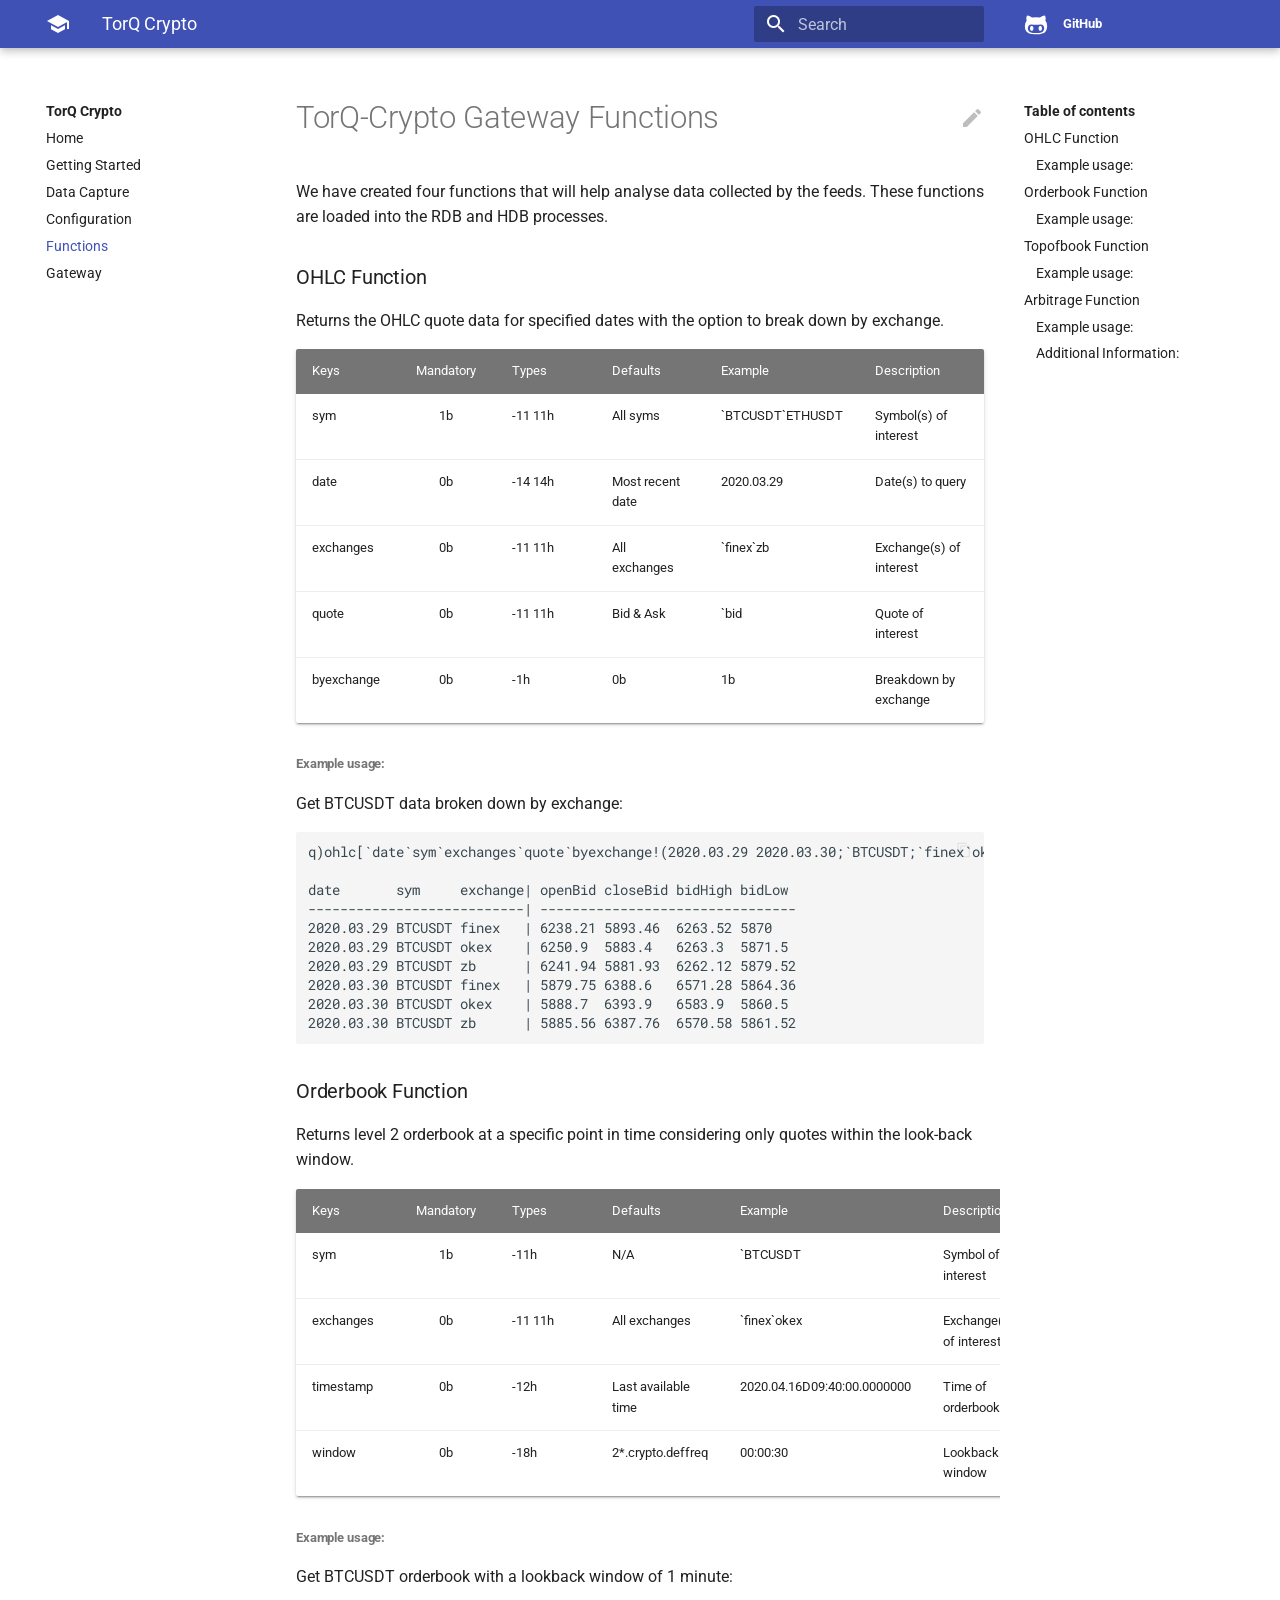
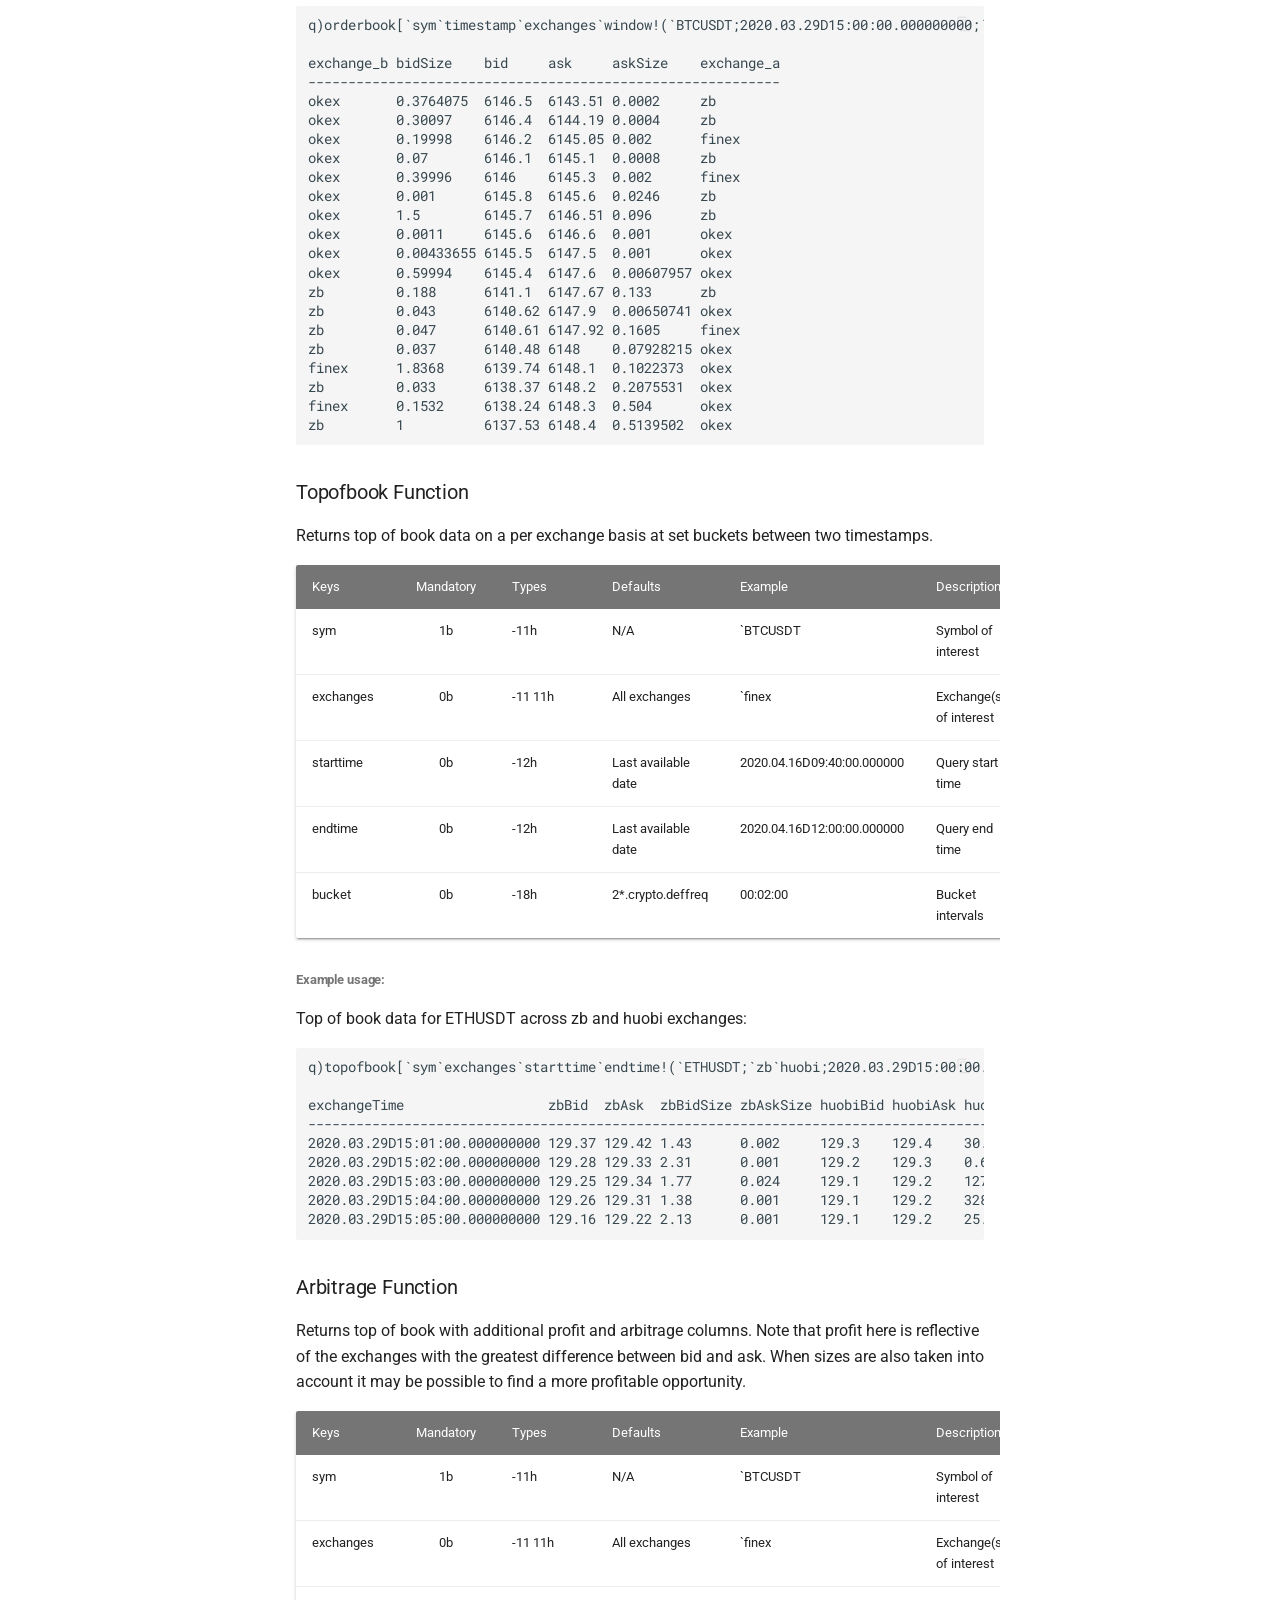
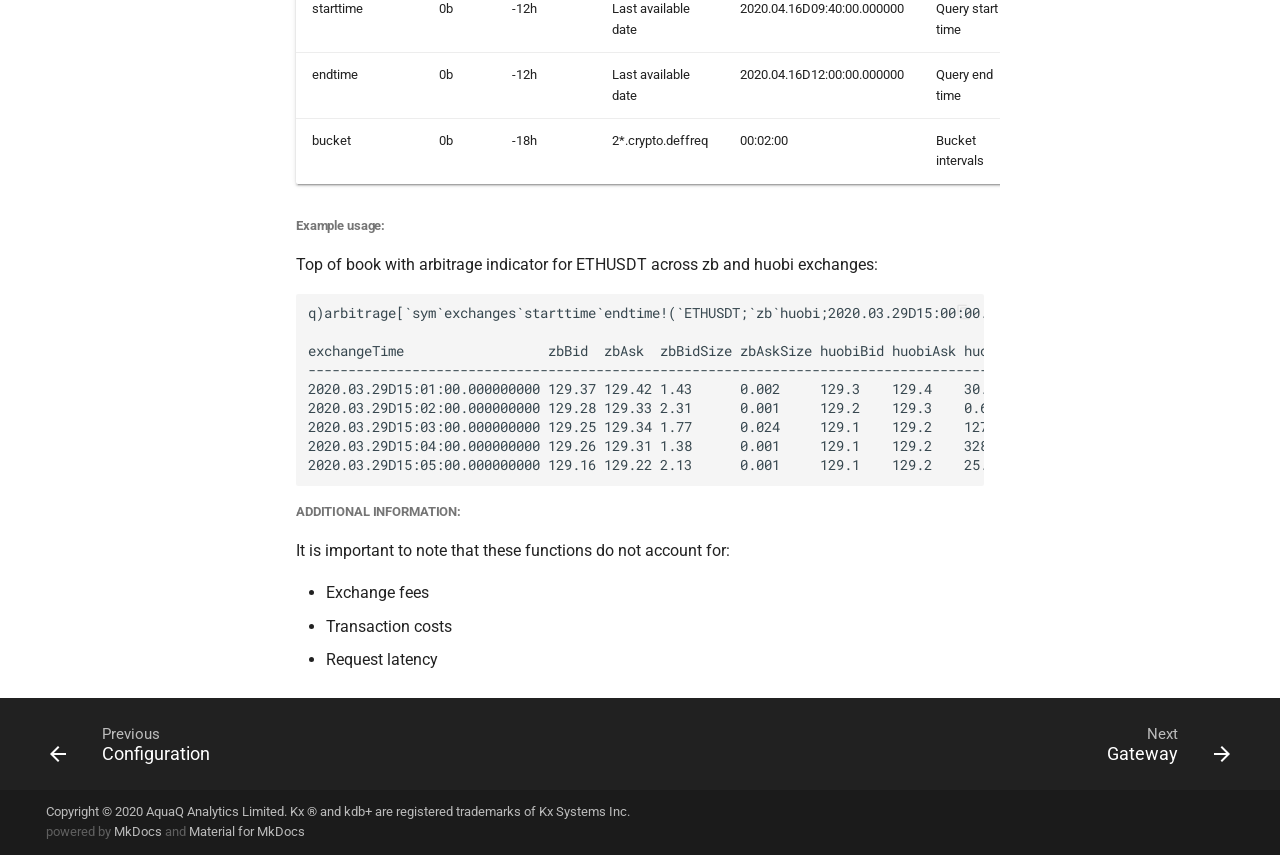
<file: functions/index.html>
<!doctype html>
<html lang="en" class="no-js">
  <head>
    
      <meta charset="utf-8">
      <meta name="viewport" content="width=device-width,initial-scale=1">
      <meta http-equiv="x-ua-compatible" content="ie=edge">
      
      
      
      
        <meta name="lang:clipboard.copy" content="Copy to clipboard">
      
        <meta name="lang:clipboard.copied" content="Copied to clipboard">
      
        <meta name="lang:search.language" content="en">
      
        <meta name="lang:search.pipeline.stopwords" content="True">
      
        <meta name="lang:search.pipeline.trimmer" content="True">
      
        <meta name="lang:search.result.none" content="No matching documents">
      
        <meta name="lang:search.result.one" content="1 matching document">
      
        <meta name="lang:search.result.other" content="# matching documents">
      
        <meta name="lang:search.tokenizer" content="[\s\-]+">
      
      <link rel="shortcut icon" href="../assets/images/favicon.png">
      <meta name="generator" content="mkdocs-1.0.4, mkdocs-material-4.6.0">
    
    
      
        <title>Functions - TorQ Crypto</title>
      
    
    
      <link rel="stylesheet" href="../assets/stylesheets/application.1b62728e.css">
      
      
    
    
      <script src="../assets/javascripts/modernizr.268332fc.js"></script>
    
    
      
        <link href="https://fonts.gstatic.com" rel="preconnect" crossorigin>
        <link rel="stylesheet" href="https://fonts.googleapis.com/css?family=Roboto:300,400,400i,700%7CRoboto+Mono&display=fallback">
        <style>body,input{font-family:"Roboto","Helvetica Neue",Helvetica,Arial,sans-serif}code,kbd,pre{font-family:"Roboto Mono","Courier New",Courier,monospace}</style>
      
    
    <link rel="stylesheet" href="../assets/fonts/material-icons.css">
    
    
    
      
        
<script>
  window.ga = window.ga || function() {
    (ga.q = ga.q || []).push(arguments)
  }
  ga.l = +new Date
  /* Setup integration and send page view */
  ga("create", "UA-51911331-4", "auto")
  ga("set", "anonymizeIp", true)
  ga("send", "pageview")
  /* Register handler to log search on blur */
  document.addEventListener("DOMContentLoaded", () => {
    if (document.forms.search) {
      var query = document.forms.search.query
      query.addEventListener("blur", function() {
        if (this.value) {
          var path = document.location.pathname;
          ga("send", "pageview", path + "?q=" + this.value)
        }
      })
    }
  })
</script>
<script async src="https://www.google-analytics.com/analytics.js"></script>
      
    
    
  </head>
  
    <body dir="ltr">
  
    <svg class="md-svg">
      <defs>
        
        
          <svg xmlns="http://www.w3.org/2000/svg" width="416" height="448" viewBox="0 0 416 448" id="__github"><path fill="currentColor" d="M160 304q0 10-3.125 20.5t-10.75 19T128 352t-18.125-8.5-10.75-19T96 304t3.125-20.5 10.75-19T128 256t18.125 8.5 10.75 19T160 304zm160 0q0 10-3.125 20.5t-10.75 19T288 352t-18.125-8.5-10.75-19T256 304t3.125-20.5 10.75-19T288 256t18.125 8.5 10.75 19T320 304zm40 0q0-30-17.25-51T296 232q-10.25 0-48.75 5.25Q229.5 240 208 240t-39.25-2.75Q130.75 232 120 232q-29.5 0-46.75 21T56 304q0 22 8 38.375t20.25 25.75 30.5 15 35 7.375 37.25 1.75h42q20.5 0 37.25-1.75t35-7.375 30.5-15 20.25-25.75T360 304zm56-44q0 51.75-15.25 82.75-9.5 19.25-26.375 33.25t-35.25 21.5-42.5 11.875-42.875 5.5T212 416q-19.5 0-35.5-.75t-36.875-3.125-38.125-7.5-34.25-12.875T37 371.5t-21.5-28.75Q0 312 0 260q0-59.25 34-99-6.75-20.5-6.75-42.5 0-29 12.75-54.5 27 0 47.5 9.875t47.25 30.875Q171.5 96 212 96q37 0 70 8 26.25-20.5 46.75-30.25T376 64q12.75 25.5 12.75 54.5 0 21.75-6.75 42 34 40 34 99.5z"/></svg>
        
      </defs>
    </svg>
    <input class="md-toggle" data-md-toggle="drawer" type="checkbox" id="__drawer" autocomplete="off">
    <input class="md-toggle" data-md-toggle="search" type="checkbox" id="__search" autocomplete="off">
    <label class="md-overlay" data-md-component="overlay" for="__drawer"></label>
    
      <a href="#torq-crypto-gateway-functions" tabindex="1" class="md-skip">
        Skip to content
      </a>
    
    
      <header class="md-header" data-md-component="header">
  <nav class="md-header-nav md-grid">
    <div class="md-flex">
      <div class="md-flex__cell md-flex__cell--shrink">
        <a href=".." title="TorQ Crypto" class="md-header-nav__button md-logo">
          
            <i class="md-icon"></i>
          
        </a>
      </div>
      <div class="md-flex__cell md-flex__cell--shrink">
        <label class="md-icon md-icon--menu md-header-nav__button" for="__drawer"></label>
      </div>
      <div class="md-flex__cell md-flex__cell--stretch">
        <div class="md-flex__ellipsis md-header-nav__title" data-md-component="title">
          
            <span class="md-header-nav__topic">
              TorQ Crypto
            </span>
            <span class="md-header-nav__topic">
              
                Functions
              
            </span>
          
        </div>
      </div>
      <div class="md-flex__cell md-flex__cell--shrink">
        
          <label class="md-icon md-icon--search md-header-nav__button" for="__search"></label>
          
<div class="md-search" data-md-component="search" role="dialog">
  <label class="md-search__overlay" for="__search"></label>
  <div class="md-search__inner" role="search">
    <form class="md-search__form" name="search">
      <input type="text" class="md-search__input" name="query" placeholder="Search" autocapitalize="off" autocorrect="off" autocomplete="off" spellcheck="false" data-md-component="query" data-md-state="active">
      <label class="md-icon md-search__icon" for="__search"></label>
      <button type="reset" class="md-icon md-search__icon" data-md-component="reset" tabindex="-1">
        &#xE5CD;
      </button>
    </form>
    <div class="md-search__output">
      <div class="md-search__scrollwrap" data-md-scrollfix>
        <div class="md-search-result" data-md-component="result">
          <div class="md-search-result__meta">
            Type to start searching
          </div>
          <ol class="md-search-result__list"></ol>
        </div>
      </div>
    </div>
  </div>
</div>
        
      </div>
      
        <div class="md-flex__cell md-flex__cell--shrink">
          <div class="md-header-nav__source">
            


  

<a href="https://github.com/AquaQAnalytics/TorQ-Crypto/" title="Go to repository" class="md-source" data-md-source="github">
  
    <div class="md-source__icon">
      <svg viewBox="0 0 24 24" width="24" height="24">
        <use xlink:href="#__github" width="24" height="24"></use>
      </svg>
    </div>
  
  <div class="md-source__repository">
    GitHub
  </div>
</a>
          </div>
        </div>
      
    </div>
  </nav>
</header>
    
    <div class="md-container">
      
        
      
      
      <main class="md-main" role="main">
        <div class="md-main__inner md-grid" data-md-component="container">
          
            
              <div class="md-sidebar md-sidebar--primary" data-md-component="navigation">
                <div class="md-sidebar__scrollwrap">
                  <div class="md-sidebar__inner">
                    <nav class="md-nav md-nav--primary" data-md-level="0">
  <label class="md-nav__title md-nav__title--site" for="__drawer">
    <a href=".." title="TorQ Crypto" class="md-nav__button md-logo">
      
        <i class="md-icon"></i>
      
    </a>
    TorQ Crypto
  </label>
  
    <div class="md-nav__source">
      


  

<a href="https://github.com/AquaQAnalytics/TorQ-Crypto/" title="Go to repository" class="md-source" data-md-source="github">
  
    <div class="md-source__icon">
      <svg viewBox="0 0 24 24" width="24" height="24">
        <use xlink:href="#__github" width="24" height="24"></use>
      </svg>
    </div>
  
  <div class="md-source__repository">
    GitHub
  </div>
</a>
    </div>
  
  <ul class="md-nav__list" data-md-scrollfix>
    
      
      
      


  <li class="md-nav__item">
    <a href=".." title="Home" class="md-nav__link">
      Home
    </a>
  </li>

    
      
      
      


  <li class="md-nav__item">
    <a href="../gettingstarted/" title="Getting Started" class="md-nav__link">
      Getting Started
    </a>
  </li>

    
      
      
      


  <li class="md-nav__item">
    <a href="../data/" title="Data Capture" class="md-nav__link">
      Data Capture
    </a>
  </li>

    
      
      
      


  <li class="md-nav__item">
    <a href="../configuration/" title="Configuration" class="md-nav__link">
      Configuration
    </a>
  </li>

    
      
      
      

  


  <li class="md-nav__item md-nav__item--active">
    
    <input class="md-toggle md-nav__toggle" data-md-toggle="toc" type="checkbox" id="__toc">
    
      
    
    
      <label class="md-nav__link md-nav__link--active" for="__toc">
        Functions
      </label>
    
    <a href="./" title="Functions" class="md-nav__link md-nav__link--active">
      Functions
    </a>
    
      
<nav class="md-nav md-nav--secondary">
  
  
    
  
  
    <label class="md-nav__title" for="__toc">Table of contents</label>
    <ul class="md-nav__list" data-md-scrollfix>
      
        <li class="md-nav__item">
  <a href="#ohlc-function" class="md-nav__link">
    OHLC Function
  </a>
  
    <nav class="md-nav">
      <ul class="md-nav__list">
        
          <li class="md-nav__item">
  <a href="#example-usage" class="md-nav__link">
    Example usage:
  </a>
  
</li>
        
      </ul>
    </nav>
  
</li>
      
        <li class="md-nav__item">
  <a href="#orderbook-function" class="md-nav__link">
    Orderbook Function
  </a>
  
    <nav class="md-nav">
      <ul class="md-nav__list">
        
          <li class="md-nav__item">
  <a href="#example-usage_1" class="md-nav__link">
    Example usage:
  </a>
  
</li>
        
      </ul>
    </nav>
  
</li>
      
        <li class="md-nav__item">
  <a href="#topofbook-function" class="md-nav__link">
    Topofbook Function
  </a>
  
    <nav class="md-nav">
      <ul class="md-nav__list">
        
          <li class="md-nav__item">
  <a href="#example-usage_2" class="md-nav__link">
    Example usage:
  </a>
  
</li>
        
      </ul>
    </nav>
  
</li>
      
        <li class="md-nav__item">
  <a href="#arbitrage-function" class="md-nav__link">
    Arbitrage Function
  </a>
  
    <nav class="md-nav">
      <ul class="md-nav__list">
        
          <li class="md-nav__item">
  <a href="#example-usage_3" class="md-nav__link">
    Example usage:
  </a>
  
</li>
        
          <li class="md-nav__item">
  <a href="#additional-information" class="md-nav__link">
    Additional Information:
  </a>
  
</li>
        
      </ul>
    </nav>
  
</li>
      
      
      
      
      
    </ul>
  
</nav>
    
  </li>

    
      
      
      


  <li class="md-nav__item">
    <a href="../gateway/" title="Gateway" class="md-nav__link">
      Gateway
    </a>
  </li>

    
  </ul>
</nav>
                  </div>
                </div>
              </div>
            
            
              <div class="md-sidebar md-sidebar--secondary" data-md-component="toc">
                <div class="md-sidebar__scrollwrap">
                  <div class="md-sidebar__inner">
                    
<nav class="md-nav md-nav--secondary">
  
  
    
  
  
    <label class="md-nav__title" for="__toc">Table of contents</label>
    <ul class="md-nav__list" data-md-scrollfix>
      
        <li class="md-nav__item">
  <a href="#ohlc-function" class="md-nav__link">
    OHLC Function
  </a>
  
    <nav class="md-nav">
      <ul class="md-nav__list">
        
          <li class="md-nav__item">
  <a href="#example-usage" class="md-nav__link">
    Example usage:
  </a>
  
</li>
        
      </ul>
    </nav>
  
</li>
      
        <li class="md-nav__item">
  <a href="#orderbook-function" class="md-nav__link">
    Orderbook Function
  </a>
  
    <nav class="md-nav">
      <ul class="md-nav__list">
        
          <li class="md-nav__item">
  <a href="#example-usage_1" class="md-nav__link">
    Example usage:
  </a>
  
</li>
        
      </ul>
    </nav>
  
</li>
      
        <li class="md-nav__item">
  <a href="#topofbook-function" class="md-nav__link">
    Topofbook Function
  </a>
  
    <nav class="md-nav">
      <ul class="md-nav__list">
        
          <li class="md-nav__item">
  <a href="#example-usage_2" class="md-nav__link">
    Example usage:
  </a>
  
</li>
        
      </ul>
    </nav>
  
</li>
      
        <li class="md-nav__item">
  <a href="#arbitrage-function" class="md-nav__link">
    Arbitrage Function
  </a>
  
    <nav class="md-nav">
      <ul class="md-nav__list">
        
          <li class="md-nav__item">
  <a href="#example-usage_3" class="md-nav__link">
    Example usage:
  </a>
  
</li>
        
          <li class="md-nav__item">
  <a href="#additional-information" class="md-nav__link">
    Additional Information:
  </a>
  
</li>
        
      </ul>
    </nav>
  
</li>
      
      
      
      
      
    </ul>
  
</nav>
                  </div>
                </div>
              </div>
            
          
          <div class="md-content">
            <article class="md-content__inner md-typeset">
              
                
                  <a href="https://github.com/AquaQAnalytics/TorQ-Crypto/edit/master/docs/functions.md" title="Edit this page" class="md-icon md-content__icon">&#xE3C9;</a>
                
                
                <h1 id="torq-crypto-gateway-functions">TorQ-Crypto Gateway Functions</h1>
<p>We have created four functions that will help analyse data collected by the feeds. These functions
are loaded into the RDB and HDB processes. </p>
<h3 id="ohlc-function">OHLC Function</h3>
<p>Returns the OHLC quote data for specified dates with the option to break down by exchange.</p>
<table>
<thead>
<tr>
<th align="left">Keys</th>
<th align="center">Mandatory</th>
<th align="left">Types</th>
<th align="left">Defaults</th>
<th align="left">Example</th>
<th align="left">Description</th>
</tr>
</thead>
<tbody>
<tr>
<td align="left">sym</td>
<td align="center">1b</td>
<td align="left">-11 11h</td>
<td align="left">All syms</td>
<td align="left">`BTCUSDT`ETHUSDT</td>
<td align="left">Symbol(s) of interest</td>
</tr>
<tr>
<td align="left">date</td>
<td align="center">0b</td>
<td align="left">-14 14h</td>
<td align="left">Most recent date</td>
<td align="left">2020.03.29</td>
<td align="left">Date(s) to query</td>
</tr>
<tr>
<td align="left">exchanges</td>
<td align="center">0b</td>
<td align="left">-11 11h</td>
<td align="left">All exchanges</td>
<td align="left">`finex`zb</td>
<td align="left">Exchange(s) of interest</td>
</tr>
<tr>
<td align="left">quote</td>
<td align="center">0b</td>
<td align="left">-11 11h</td>
<td align="left">Bid &amp; Ask</td>
<td align="left">`bid</td>
<td align="left">Quote of interest</td>
</tr>
<tr>
<td align="left">byexchange</td>
<td align="center">0b</td>
<td align="left">-1h</td>
<td align="left">0b</td>
<td align="left">1b</td>
<td align="left">Breakdown by exchange</td>
</tr>
</tbody>
</table>
<h6 id="example-usage">Example usage:</h6>
<p>Get BTCUSDT data broken down by exchange:</p>
<pre><code>q)ohlc[`date`sym`exchanges`quote`byexchange!(2020.03.29 2020.03.30;`BTCUSDT;`finex`okex`zb;`bid;1b)]

date       sym     exchange| openBid closeBid bidHigh bidLow
---------------------------| --------------------------------
2020.03.29 BTCUSDT finex   | 6238.21 5893.46  6263.52 5870
2020.03.29 BTCUSDT okex    | 6250.9  5883.4   6263.3  5871.5
2020.03.29 BTCUSDT zb      | 6241.94 5881.93  6262.12 5879.52
2020.03.30 BTCUSDT finex   | 5879.75 6388.6   6571.28 5864.36
2020.03.30 BTCUSDT okex    | 5888.7  6393.9   6583.9  5860.5
2020.03.30 BTCUSDT zb      | 5885.56 6387.76  6570.58 5861.52
</code></pre>
<h3 id="orderbook-function">Orderbook Function</h3>
<p>Returns level 2 orderbook at a specific point in time considering only quotes within the look-back window.</p>
<table>
<thead>
<tr>
<th align="left">Keys</th>
<th align="center">Mandatory</th>
<th align="left">Types</th>
<th align="left">Defaults</th>
<th align="left">Example</th>
<th align="left">Description</th>
</tr>
</thead>
<tbody>
<tr>
<td align="left">sym</td>
<td align="center">1b</td>
<td align="left">-11h</td>
<td align="left">N/A</td>
<td align="left">`BTCUSDT</td>
<td align="left">Symbol of interest</td>
</tr>
<tr>
<td align="left">exchanges</td>
<td align="center">0b</td>
<td align="left">-11 11h</td>
<td align="left">All exchanges</td>
<td align="left">`finex`okex</td>
<td align="left">Exchange(s) of interest</td>
</tr>
<tr>
<td align="left">timestamp</td>
<td align="center">0b</td>
<td align="left">-12h</td>
<td align="left">Last available time</td>
<td align="left">2020.04.16D09:40:00.0000000</td>
<td align="left">Time of orderbook</td>
</tr>
<tr>
<td align="left">window</td>
<td align="center">0b</td>
<td align="left">-18h</td>
<td align="left">2*.crypto.deffreq</td>
<td align="left">00:00:30</td>
<td align="left">Lookback window</td>
</tr>
</tbody>
</table>
<h6 id="example-usage_1">Example usage:</h6>
<p>Get BTCUSDT orderbook with a lookback window of 1 minute:     </p>
<pre><code>q)orderbook[`sym`timestamp`exchanges`window!(`BTCUSDT;2020.03.29D15:00:00.000000000;`finex`okex`zb;00:01:00)]

exchange_b bidSize    bid     ask     askSize    exchange_a
-----------------------------------------------------------
okex       0.3764075  6146.5  6143.51 0.0002     zb
okex       0.30097    6146.4  6144.19 0.0004     zb
okex       0.19998    6146.2  6145.05 0.002      finex
okex       0.07       6146.1  6145.1  0.0008     zb
okex       0.39996    6146    6145.3  0.002      finex
okex       0.001      6145.8  6145.6  0.0246     zb
okex       1.5        6145.7  6146.51 0.096      zb
okex       0.0011     6145.6  6146.6  0.001      okex
okex       0.00433655 6145.5  6147.5  0.001      okex
okex       0.59994    6145.4  6147.6  0.00607957 okex
zb         0.188      6141.1  6147.67 0.133      zb
zb         0.043      6140.62 6147.9  0.00650741 okex
zb         0.047      6140.61 6147.92 0.1605     finex
zb         0.037      6140.48 6148    0.07928215 okex
finex      1.8368     6139.74 6148.1  0.1022373  okex
zb         0.033      6138.37 6148.2  0.2075531  okex
finex      0.1532     6138.24 6148.3  0.504      okex
zb         1          6137.53 6148.4  0.5139502  okex
</code></pre>
<h3 id="topofbook-function">Topofbook Function</h3>
<p>Returns top of book data on a per exchange basis at set buckets between two timestamps. </p>
<table>
<thead>
<tr>
<th align="left">Keys</th>
<th align="center">Mandatory</th>
<th align="left">Types</th>
<th align="left">Defaults</th>
<th align="left">Example</th>
<th align="left">Description</th>
</tr>
</thead>
<tbody>
<tr>
<td align="left">sym</td>
<td align="center">1b</td>
<td align="left">-11h</td>
<td align="left">N/A</td>
<td align="left">`BTCUSDT</td>
<td align="left">Symbol of interest</td>
</tr>
<tr>
<td align="left">exchanges</td>
<td align="center">0b</td>
<td align="left">-11 11h</td>
<td align="left">All exchanges</td>
<td align="left">`finex</td>
<td align="left">Exchange(s) of interest</td>
</tr>
<tr>
<td align="left">starttime</td>
<td align="center">0b</td>
<td align="left">-12h</td>
<td align="left">Last available date</td>
<td align="left">2020.04.16D09:40:00.000000</td>
<td align="left">Query start time</td>
</tr>
<tr>
<td align="left">endtime</td>
<td align="center">0b</td>
<td align="left">-12h</td>
<td align="left">Last available date</td>
<td align="left">2020.04.16D12:00:00.000000</td>
<td align="left">Query end time</td>
</tr>
<tr>
<td align="left">bucket</td>
<td align="center">0b</td>
<td align="left">-18h</td>
<td align="left">2*.crypto.deffreq</td>
<td align="left">00:02:00</td>
<td align="left">Bucket intervals</td>
</tr>
</tbody>
</table>
<h6 id="example-usage_2">Example usage:</h6>
<p>Top of book data for ETHUSDT across zb and huobi exchanges: </p>
<pre><code>q)topofbook[`sym`exchanges`starttime`endtime!(`ETHUSDT;`zb`huobi;2020.03.29D15:00:00.000000000;2020.03.29D15:05:00.000000000)]

exchangeTime                  zbBid  zbAsk  zbBidSize zbAskSize huobiBid huobiAsk huobiBidSize huobiAskSize
-----------------------------------------------------------------------------------------------------------
2020.03.29D15:01:00.000000000 129.37 129.42 1.43      0.002     129.3    129.4    30.6389      294.2774
2020.03.29D15:02:00.000000000 129.28 129.33 2.31      0.001     129.2    129.3    0.6546       714.6843
2020.03.29D15:03:00.000000000 129.25 129.34 1.77      0.024     129.1    129.2    127.2271     74.5471
2020.03.29D15:04:00.000000000 129.26 129.31 1.38      0.001     129.1    129.2    328.819      1
2020.03.29D15:05:00.000000000 129.16 129.22 2.13      0.001     129.1    129.2    25.2141      1081.714
</code></pre>
<h3 id="arbitrage-function">Arbitrage Function</h3>
<p>Returns top of book with additional profit and arbitrage columns. Note that profit here is reflective 
of the exchanges with the greatest difference between bid and ask. When sizes are also taken into account it
may be possible to find a more profitable opportunity.</p>
<table>
<thead>
<tr>
<th align="left">Keys</th>
<th align="center">Mandatory</th>
<th align="left">Types</th>
<th align="left">Defaults</th>
<th align="left">Example</th>
<th align="left">Description</th>
</tr>
</thead>
<tbody>
<tr>
<td align="left">sym</td>
<td align="center">1b</td>
<td align="left">-11h</td>
<td align="left">N/A</td>
<td align="left">`BTCUSDT</td>
<td align="left">Symbol of interest</td>
</tr>
<tr>
<td align="left">exchanges</td>
<td align="center">0b</td>
<td align="left">-11 11h</td>
<td align="left">All exchanges</td>
<td align="left">`finex</td>
<td align="left">Exchange(s) of interest</td>
</tr>
<tr>
<td align="left">starttime</td>
<td align="center">0b</td>
<td align="left">-12h</td>
<td align="left">Last available date</td>
<td align="left">2020.04.16D09:40:00.000000</td>
<td align="left">Query start time</td>
</tr>
<tr>
<td align="left">endtime</td>
<td align="center">0b</td>
<td align="left">-12h</td>
<td align="left">Last available date</td>
<td align="left">2020.04.16D12:00:00.000000</td>
<td align="left">Query end time</td>
</tr>
<tr>
<td align="left">bucket</td>
<td align="center">0b</td>
<td align="left">-18h</td>
<td align="left">2*.crypto.deffreq</td>
<td align="left">00:02:00</td>
<td align="left">Bucket intervals</td>
</tr>
</tbody>
</table>
<h6 id="example-usage_3">Example usage:</h6>
<p>Top of book with arbitrage indicator for ETHUSDT across zb and huobi exchanges:  </p>
<pre><code>q)arbitrage[`sym`exchanges`starttime`endtime!(`ETHUSDT;`zb`huobi;2020.03.29D15:00:00.000000000;2020.03.29D15:05:00.000000000)]

exchangeTime                  zbBid  zbAsk  zbBidSize zbAskSize huobiBid huobiAsk huobiBidSize huobiAskSize profit arbitrage
----------------------------------------------------------------------------------------------------------------------------
2020.03.29D15:01:00.000000000 129.37 129.42 1.43      0.002     129.3    129.4    30.6389      294.2774     0      0
2020.03.29D15:02:00.000000000 129.28 129.33 2.31      0.001     129.2    129.3    0.6546       714.6843     0      0
2020.03.29D15:03:00.000000000 129.25 129.34 1.77      0.024     129.1    129.2    127.2271     74.5471      0.0885 1
2020.03.29D15:04:00.000000000 129.26 129.31 1.38      0.001     129.1    129.2    328.819      1            0.06   1
2020.03.29D15:05:00.000000000 129.16 129.22 2.13      0.001     129.1    129.2    25.2141      1081.714     0      0
</code></pre>
<h5 id="additional-information">Additional Information:</h5>
<p>It is important to note that these functions do not account for:</p>
<ul>
<li>Exchange fees</li>
<li>Transaction costs</li>
<li>Request latency</li>
</ul>
                
                  
                
                
              
              
                


              
            </article>
          </div>
        </div>
      </main>
      
        
<footer class="md-footer">
  
    <div class="md-footer-nav">
      <nav class="md-footer-nav__inner md-grid">
        
          <a href="../configuration/" title="Configuration" class="md-flex md-footer-nav__link md-footer-nav__link--prev" rel="prev">
            <div class="md-flex__cell md-flex__cell--shrink">
              <i class="md-icon md-icon--arrow-back md-footer-nav__button"></i>
            </div>
            <div class="md-flex__cell md-flex__cell--stretch md-footer-nav__title">
              <span class="md-flex__ellipsis">
                <span class="md-footer-nav__direction">
                  Previous
                </span>
                Configuration
              </span>
            </div>
          </a>
        
        
          <a href="../gateway/" title="Gateway" class="md-flex md-footer-nav__link md-footer-nav__link--next" rel="next">
            <div class="md-flex__cell md-flex__cell--stretch md-footer-nav__title">
              <span class="md-flex__ellipsis">
                <span class="md-footer-nav__direction">
                  Next
                </span>
                Gateway
              </span>
            </div>
            <div class="md-flex__cell md-flex__cell--shrink">
              <i class="md-icon md-icon--arrow-forward md-footer-nav__button"></i>
            </div>
          </a>
        
      </nav>
    </div>
  
  <div class="md-footer-meta md-typeset">
    <div class="md-footer-meta__inner md-grid">
      <div class="md-footer-copyright">
        
          <div class="md-footer-copyright__highlight">
            Copyright &copy 2020 AquaQ Analytics Limited.  Kx &reg and kdb+ are registered trademarks of Kx Systems Inc.
          </div>
        
        powered by
        <a href="https://www.mkdocs.org">MkDocs</a>
        and
        <a href="https://squidfunk.github.io/mkdocs-material/">
          Material for MkDocs</a>
      </div>
      
    </div>
  </div>
</footer>
      
    </div>
    
      <script src="../assets/javascripts/application.808e90bb.js"></script>
      
      <script>app.initialize({version:"1.0.4",url:{base:".."}})</script>
      
    
  </body>
</html>
</file>
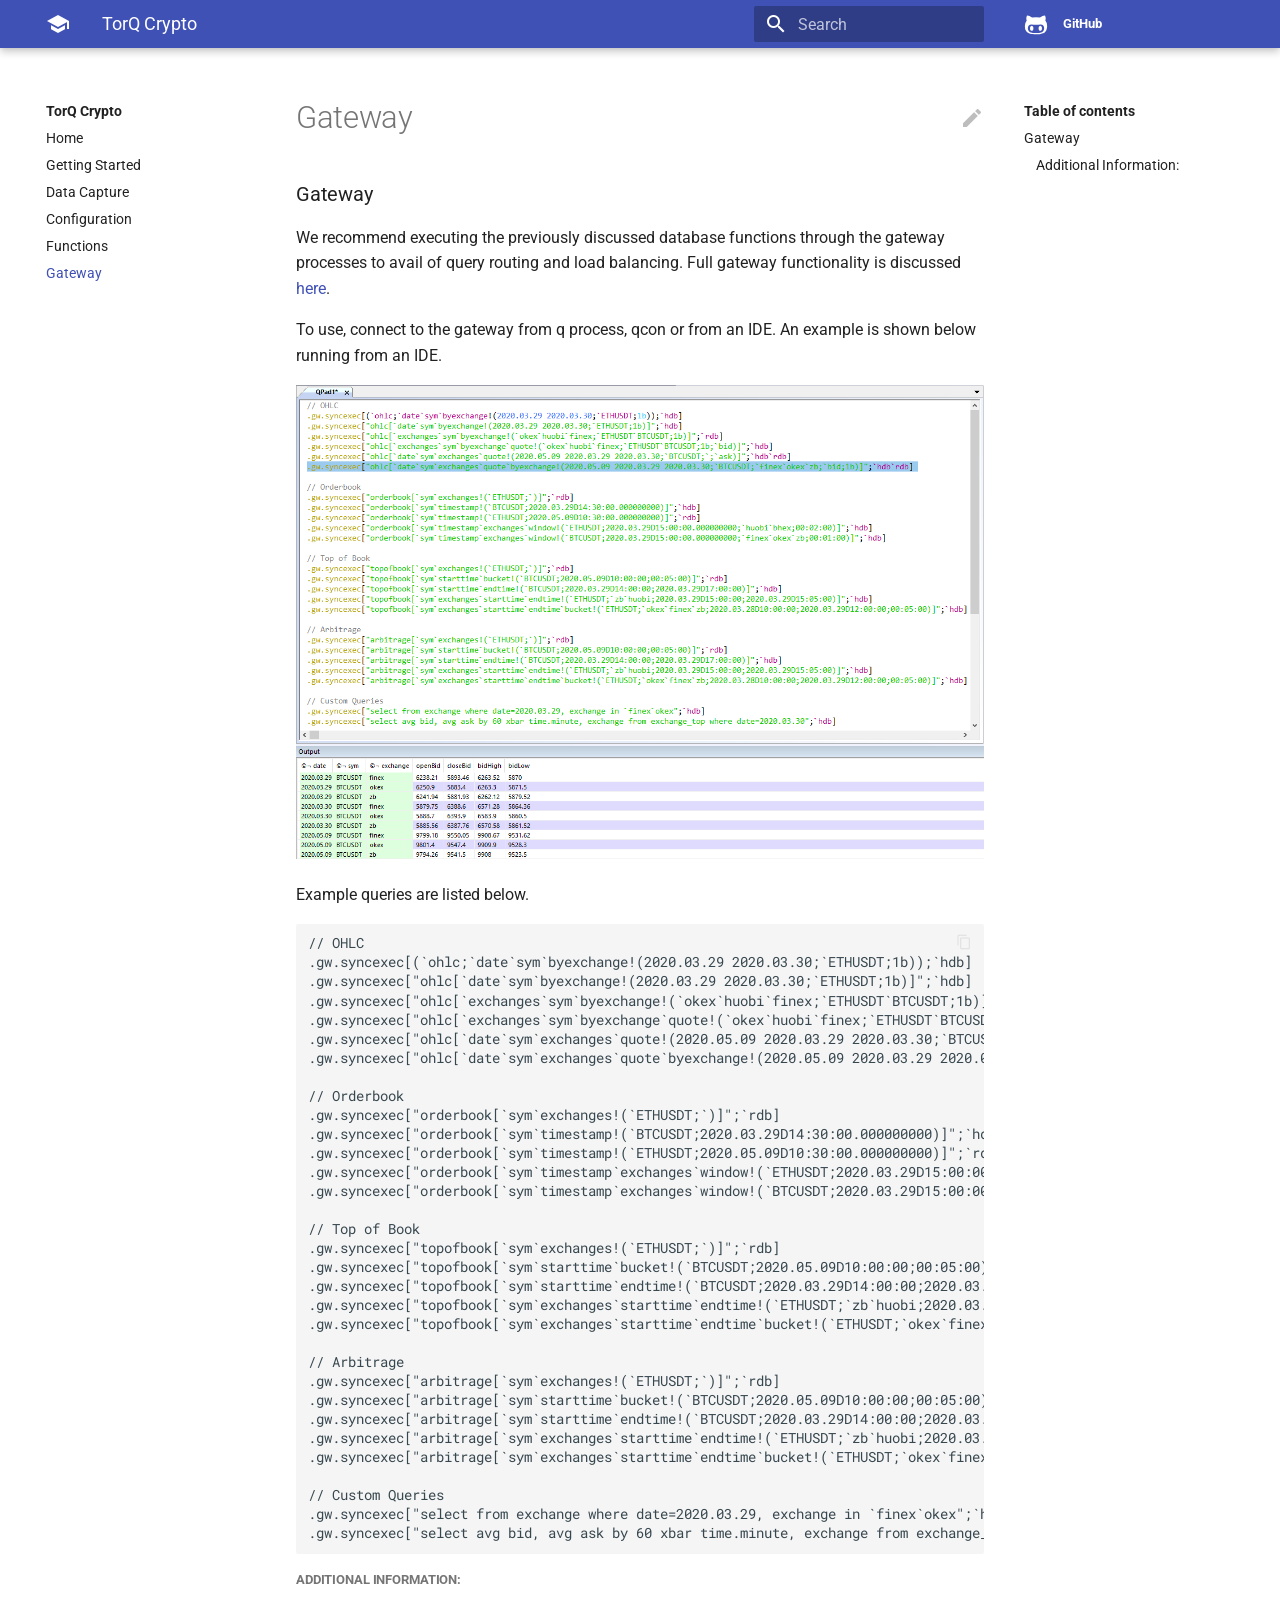
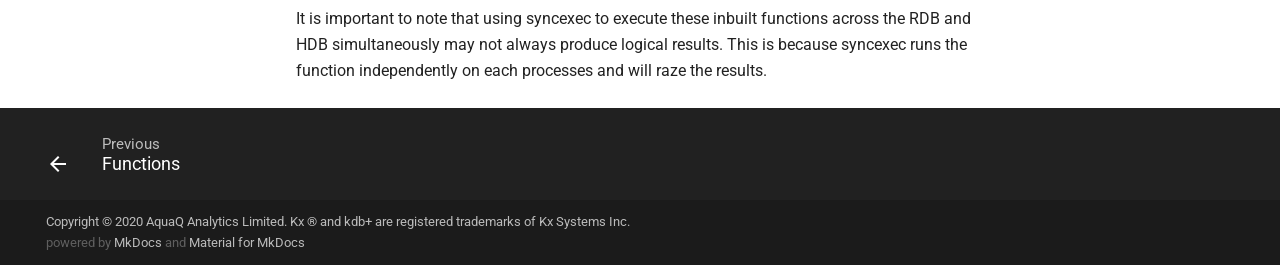
<file: gateway/index.html>
<!doctype html>
<html lang="en" class="no-js">
  <head>
    
      <meta charset="utf-8">
      <meta name="viewport" content="width=device-width,initial-scale=1">
      <meta http-equiv="x-ua-compatible" content="ie=edge">
      
      
      
      
        <meta name="lang:clipboard.copy" content="Copy to clipboard">
      
        <meta name="lang:clipboard.copied" content="Copied to clipboard">
      
        <meta name="lang:search.language" content="en">
      
        <meta name="lang:search.pipeline.stopwords" content="True">
      
        <meta name="lang:search.pipeline.trimmer" content="True">
      
        <meta name="lang:search.result.none" content="No matching documents">
      
        <meta name="lang:search.result.one" content="1 matching document">
      
        <meta name="lang:search.result.other" content="# matching documents">
      
        <meta name="lang:search.tokenizer" content="[\s\-]+">
      
      <link rel="shortcut icon" href="../assets/images/favicon.png">
      <meta name="generator" content="mkdocs-1.0.4, mkdocs-material-4.6.0">
    
    
      
        <title>Gateway - TorQ Crypto</title>
      
    
    
      <link rel="stylesheet" href="../assets/stylesheets/application.1b62728e.css">
      
      
    
    
      <script src="../assets/javascripts/modernizr.268332fc.js"></script>
    
    
      
        <link href="https://fonts.gstatic.com" rel="preconnect" crossorigin>
        <link rel="stylesheet" href="https://fonts.googleapis.com/css?family=Roboto:300,400,400i,700%7CRoboto+Mono&display=fallback">
        <style>body,input{font-family:"Roboto","Helvetica Neue",Helvetica,Arial,sans-serif}code,kbd,pre{font-family:"Roboto Mono","Courier New",Courier,monospace}</style>
      
    
    <link rel="stylesheet" href="../assets/fonts/material-icons.css">
    
    
    
      
        
<script>
  window.ga = window.ga || function() {
    (ga.q = ga.q || []).push(arguments)
  }
  ga.l = +new Date
  /* Setup integration and send page view */
  ga("create", "UA-51911331-4", "auto")
  ga("set", "anonymizeIp", true)
  ga("send", "pageview")
  /* Register handler to log search on blur */
  document.addEventListener("DOMContentLoaded", () => {
    if (document.forms.search) {
      var query = document.forms.search.query
      query.addEventListener("blur", function() {
        if (this.value) {
          var path = document.location.pathname;
          ga("send", "pageview", path + "?q=" + this.value)
        }
      })
    }
  })
</script>
<script async src="https://www.google-analytics.com/analytics.js"></script>
      
    
    
  </head>
  
    <body dir="ltr">
  
    <svg class="md-svg">
      <defs>
        
        
          <svg xmlns="http://www.w3.org/2000/svg" width="416" height="448" viewBox="0 0 416 448" id="__github"><path fill="currentColor" d="M160 304q0 10-3.125 20.5t-10.75 19T128 352t-18.125-8.5-10.75-19T96 304t3.125-20.5 10.75-19T128 256t18.125 8.5 10.75 19T160 304zm160 0q0 10-3.125 20.5t-10.75 19T288 352t-18.125-8.5-10.75-19T256 304t3.125-20.5 10.75-19T288 256t18.125 8.5 10.75 19T320 304zm40 0q0-30-17.25-51T296 232q-10.25 0-48.75 5.25Q229.5 240 208 240t-39.25-2.75Q130.75 232 120 232q-29.5 0-46.75 21T56 304q0 22 8 38.375t20.25 25.75 30.5 15 35 7.375 37.25 1.75h42q20.5 0 37.25-1.75t35-7.375 30.5-15 20.25-25.75T360 304zm56-44q0 51.75-15.25 82.75-9.5 19.25-26.375 33.25t-35.25 21.5-42.5 11.875-42.875 5.5T212 416q-19.5 0-35.5-.75t-36.875-3.125-38.125-7.5-34.25-12.875T37 371.5t-21.5-28.75Q0 312 0 260q0-59.25 34-99-6.75-20.5-6.75-42.5 0-29 12.75-54.5 27 0 47.5 9.875t47.25 30.875Q171.5 96 212 96q37 0 70 8 26.25-20.5 46.75-30.25T376 64q12.75 25.5 12.75 54.5 0 21.75-6.75 42 34 40 34 99.5z"/></svg>
        
      </defs>
    </svg>
    <input class="md-toggle" data-md-toggle="drawer" type="checkbox" id="__drawer" autocomplete="off">
    <input class="md-toggle" data-md-toggle="search" type="checkbox" id="__search" autocomplete="off">
    <label class="md-overlay" data-md-component="overlay" for="__drawer"></label>
    
      <a href="#gateway" tabindex="1" class="md-skip">
        Skip to content
      </a>
    
    
      <header class="md-header" data-md-component="header">
  <nav class="md-header-nav md-grid">
    <div class="md-flex">
      <div class="md-flex__cell md-flex__cell--shrink">
        <a href=".." title="TorQ Crypto" class="md-header-nav__button md-logo">
          
            <i class="md-icon"></i>
          
        </a>
      </div>
      <div class="md-flex__cell md-flex__cell--shrink">
        <label class="md-icon md-icon--menu md-header-nav__button" for="__drawer"></label>
      </div>
      <div class="md-flex__cell md-flex__cell--stretch">
        <div class="md-flex__ellipsis md-header-nav__title" data-md-component="title">
          
            <span class="md-header-nav__topic">
              TorQ Crypto
            </span>
            <span class="md-header-nav__topic">
              
                Gateway
              
            </span>
          
        </div>
      </div>
      <div class="md-flex__cell md-flex__cell--shrink">
        
          <label class="md-icon md-icon--search md-header-nav__button" for="__search"></label>
          
<div class="md-search" data-md-component="search" role="dialog">
  <label class="md-search__overlay" for="__search"></label>
  <div class="md-search__inner" role="search">
    <form class="md-search__form" name="search">
      <input type="text" class="md-search__input" name="query" placeholder="Search" autocapitalize="off" autocorrect="off" autocomplete="off" spellcheck="false" data-md-component="query" data-md-state="active">
      <label class="md-icon md-search__icon" for="__search"></label>
      <button type="reset" class="md-icon md-search__icon" data-md-component="reset" tabindex="-1">
        &#xE5CD;
      </button>
    </form>
    <div class="md-search__output">
      <div class="md-search__scrollwrap" data-md-scrollfix>
        <div class="md-search-result" data-md-component="result">
          <div class="md-search-result__meta">
            Type to start searching
          </div>
          <ol class="md-search-result__list"></ol>
        </div>
      </div>
    </div>
  </div>
</div>
        
      </div>
      
        <div class="md-flex__cell md-flex__cell--shrink">
          <div class="md-header-nav__source">
            


  

<a href="https://github.com/AquaQAnalytics/TorQ-Crypto/" title="Go to repository" class="md-source" data-md-source="github">
  
    <div class="md-source__icon">
      <svg viewBox="0 0 24 24" width="24" height="24">
        <use xlink:href="#__github" width="24" height="24"></use>
      </svg>
    </div>
  
  <div class="md-source__repository">
    GitHub
  </div>
</a>
          </div>
        </div>
      
    </div>
  </nav>
</header>
    
    <div class="md-container">
      
        
      
      
      <main class="md-main" role="main">
        <div class="md-main__inner md-grid" data-md-component="container">
          
            
              <div class="md-sidebar md-sidebar--primary" data-md-component="navigation">
                <div class="md-sidebar__scrollwrap">
                  <div class="md-sidebar__inner">
                    <nav class="md-nav md-nav--primary" data-md-level="0">
  <label class="md-nav__title md-nav__title--site" for="__drawer">
    <a href=".." title="TorQ Crypto" class="md-nav__button md-logo">
      
        <i class="md-icon"></i>
      
    </a>
    TorQ Crypto
  </label>
  
    <div class="md-nav__source">
      


  

<a href="https://github.com/AquaQAnalytics/TorQ-Crypto/" title="Go to repository" class="md-source" data-md-source="github">
  
    <div class="md-source__icon">
      <svg viewBox="0 0 24 24" width="24" height="24">
        <use xlink:href="#__github" width="24" height="24"></use>
      </svg>
    </div>
  
  <div class="md-source__repository">
    GitHub
  </div>
</a>
    </div>
  
  <ul class="md-nav__list" data-md-scrollfix>
    
      
      
      


  <li class="md-nav__item">
    <a href=".." title="Home" class="md-nav__link">
      Home
    </a>
  </li>

    
      
      
      


  <li class="md-nav__item">
    <a href="../gettingstarted/" title="Getting Started" class="md-nav__link">
      Getting Started
    </a>
  </li>

    
      
      
      


  <li class="md-nav__item">
    <a href="../data/" title="Data Capture" class="md-nav__link">
      Data Capture
    </a>
  </li>

    
      
      
      


  <li class="md-nav__item">
    <a href="../configuration/" title="Configuration" class="md-nav__link">
      Configuration
    </a>
  </li>

    
      
      
      


  <li class="md-nav__item">
    <a href="../functions/" title="Functions" class="md-nav__link">
      Functions
    </a>
  </li>

    
      
      
      

  


  <li class="md-nav__item md-nav__item--active">
    
    <input class="md-toggle md-nav__toggle" data-md-toggle="toc" type="checkbox" id="__toc">
    
    
      <label class="md-nav__link md-nav__link--active" for="__toc">
        Gateway
      </label>
    
    <a href="./" title="Gateway" class="md-nav__link md-nav__link--active">
      Gateway
    </a>
    
      
<nav class="md-nav md-nav--secondary">
  
  
  
    <label class="md-nav__title" for="__toc">Table of contents</label>
    <ul class="md-nav__list" data-md-scrollfix>
      
        <li class="md-nav__item">
  <a href="#gateway" class="md-nav__link">
    Gateway
  </a>
  
    <nav class="md-nav">
      <ul class="md-nav__list">
        
          <li class="md-nav__item">
  <a href="#additional-information" class="md-nav__link">
    Additional Information:
  </a>
  
</li>
        
      </ul>
    </nav>
  
</li>
      
      
      
      
      
    </ul>
  
</nav>
    
  </li>

    
  </ul>
</nav>
                  </div>
                </div>
              </div>
            
            
              <div class="md-sidebar md-sidebar--secondary" data-md-component="toc">
                <div class="md-sidebar__scrollwrap">
                  <div class="md-sidebar__inner">
                    
<nav class="md-nav md-nav--secondary">
  
  
  
    <label class="md-nav__title" for="__toc">Table of contents</label>
    <ul class="md-nav__list" data-md-scrollfix>
      
        <li class="md-nav__item">
  <a href="#gateway" class="md-nav__link">
    Gateway
  </a>
  
    <nav class="md-nav">
      <ul class="md-nav__list">
        
          <li class="md-nav__item">
  <a href="#additional-information" class="md-nav__link">
    Additional Information:
  </a>
  
</li>
        
      </ul>
    </nav>
  
</li>
      
      
      
      
      
    </ul>
  
</nav>
                  </div>
                </div>
              </div>
            
          
          <div class="md-content">
            <article class="md-content__inner md-typeset">
              
                
                  <a href="https://github.com/AquaQAnalytics/TorQ-Crypto/edit/master/docs/gateway.md" title="Edit this page" class="md-icon md-content__icon">&#xE3C9;</a>
                
                
                  <h1>Gateway</h1>
                
                <h3 id="gateway">Gateway</h3>
<p>We recommend executing the previously discussed database functions through the gateway processes
to avail of query routing and load balancing. Full gateway functionality is discussed <a href="http://aquaqanalytics.github.io/TorQ/Processes/#gateway">here</a>.</p>
<p>To use, connect to the gateway from q process, qcon or from an IDE. An example is shown below 
running from an IDE.</p>
<p><img alt="Qpad Screenshot" src="../graphics/qpad.PNG" /></p>
<p>Example queries are listed below.</p>
<pre><code>// OHLC 
.gw.syncexec[(`ohlc;`date`sym`byexchange!(2020.03.29 2020.03.30;`ETHUSDT;1b));`hdb]
.gw.syncexec["ohlc[`date`sym`byexchange!(2020.03.29 2020.03.30;`ETHUSDT;1b)]";`hdb]
.gw.syncexec["ohlc[`exchanges`sym`byexchange!(`okex`huobi`finex;`ETHUSDT`BTCUSDT;1b)]";`rdb]
.gw.syncexec["ohlc[`exchanges`sym`byexchange`quote!(`okex`huobi`finex;`ETHUSDT`BTCUSDT;1b;`bid)]";`hdb]
.gw.syncexec["ohlc[`date`sym`exchanges`quote!(2020.05.09 2020.03.29 2020.03.30;`BTCUSDT;`;`ask)]";`hdb`rdb]
.gw.syncexec["ohlc[`date`sym`exchanges`quote`byexchange!(2020.05.09 2020.03.29 2020.03.30;`BTCUSDT;`finex`okex`zb;`bid;1b)]";`hdb`rdb]

// Orderbook
.gw.syncexec["orderbook[`sym`exchanges!(`ETHUSDT;`)]";`rdb]
.gw.syncexec["orderbook[`sym`timestamp!(`BTCUSDT;2020.03.29D14:30:00.000000000)]";`hdb]
.gw.syncexec["orderbook[`sym`timestamp!(`ETHUSDT;2020.05.09D10:30:00.000000000)]";`rdb]
.gw.syncexec["orderbook[`sym`timestamp`exchanges`window!(`ETHUSDT;2020.03.29D15:00:00.000000000;`huobi`bhex;00:02:00)]";`hdb]
.gw.syncexec["orderbook[`sym`timestamp`exchanges`window!(`BTCUSDT;2020.03.29D15:00:00.000000000;`finex`okex`zb;00:01:00)]";`hdb]

// Top of Book
.gw.syncexec["topofbook[`sym`exchanges!(`ETHUSDT;`)]";`rdb]
.gw.syncexec["topofbook[`sym`starttime`bucket!(`BTCUSDT;2020.05.09D10:00:00;00:05:00)]";`rdb]
.gw.syncexec["topofbook[`sym`starttime`endtime!(`BTCUSDT;2020.03.29D14:00:00;2020.03.29D17:00:00)]";`hdb]
.gw.syncexec["topofbook[`sym`exchanges`starttime`endtime!(`ETHUSDT;`zb`huobi;2020.03.29D15:00:00;2020.03.29D15:05:00)]";`hdb]
.gw.syncexec["topofbook[`sym`exchanges`starttime`endtime`bucket!(`ETHUSDT;`okex`finex`zb;2020.03.28D10:00:00;2020.03.29D12:00:00;00:05:00)]";`hdb]

// Arbitrage
.gw.syncexec["arbitrage[`sym`exchanges!(`ETHUSDT;`)]";`rdb]
.gw.syncexec["arbitrage[`sym`starttime`bucket!(`BTCUSDT;2020.05.09D10:00:00;00:05:00)]";`rdb]
.gw.syncexec["arbitrage[`sym`starttime`endtime!(`BTCUSDT;2020.03.29D14:00:00;2020.03.29D17:00:00)]";`hdb]
.gw.syncexec["arbitrage[`sym`exchanges`starttime`endtime!(`ETHUSDT;`zb`huobi;2020.03.29D15:00:00;2020.03.29D15:05:00)]";`hdb]
.gw.syncexec["arbitrage[`sym`exchanges`starttime`endtime`bucket!(`ETHUSDT;`okex`finex`zb;2020.03.28D10:00:00;2020.03.29D12:00:00;00:05:00)]";`hdb]

// Custom Queries
.gw.syncexec["select from exchange where date=2020.03.29, exchange in `finex`okex";`hdb]
.gw.syncexec["select avg bid, avg ask by 60 xbar time.minute, exchange from exchange_top where date=2020.03.30";`hdb]
</code></pre>
<h5 id="additional-information">Additional Information:</h5>
<p>It is important to note that using syncexec to execute these inbuilt functions across the RDB
and HDB simultaneously may not always produce logical results. This is because syncexec runs the
function independently on each processes and will raze the results.</p>
                
                  
                
                
              
              
                


              
            </article>
          </div>
        </div>
      </main>
      
        
<footer class="md-footer">
  
    <div class="md-footer-nav">
      <nav class="md-footer-nav__inner md-grid">
        
          <a href="../functions/" title="Functions" class="md-flex md-footer-nav__link md-footer-nav__link--prev" rel="prev">
            <div class="md-flex__cell md-flex__cell--shrink">
              <i class="md-icon md-icon--arrow-back md-footer-nav__button"></i>
            </div>
            <div class="md-flex__cell md-flex__cell--stretch md-footer-nav__title">
              <span class="md-flex__ellipsis">
                <span class="md-footer-nav__direction">
                  Previous
                </span>
                Functions
              </span>
            </div>
          </a>
        
        
      </nav>
    </div>
  
  <div class="md-footer-meta md-typeset">
    <div class="md-footer-meta__inner md-grid">
      <div class="md-footer-copyright">
        
          <div class="md-footer-copyright__highlight">
            Copyright &copy 2020 AquaQ Analytics Limited.  Kx &reg and kdb+ are registered trademarks of Kx Systems Inc.
          </div>
        
        powered by
        <a href="https://www.mkdocs.org">MkDocs</a>
        and
        <a href="https://squidfunk.github.io/mkdocs-material/">
          Material for MkDocs</a>
      </div>
      
    </div>
  </div>
</footer>
      
    </div>
    
      <script src="../assets/javascripts/application.808e90bb.js"></script>
      
      <script>app.initialize({version:"1.0.4",url:{base:".."}})</script>
      
    
  </body>
</html>
</file>
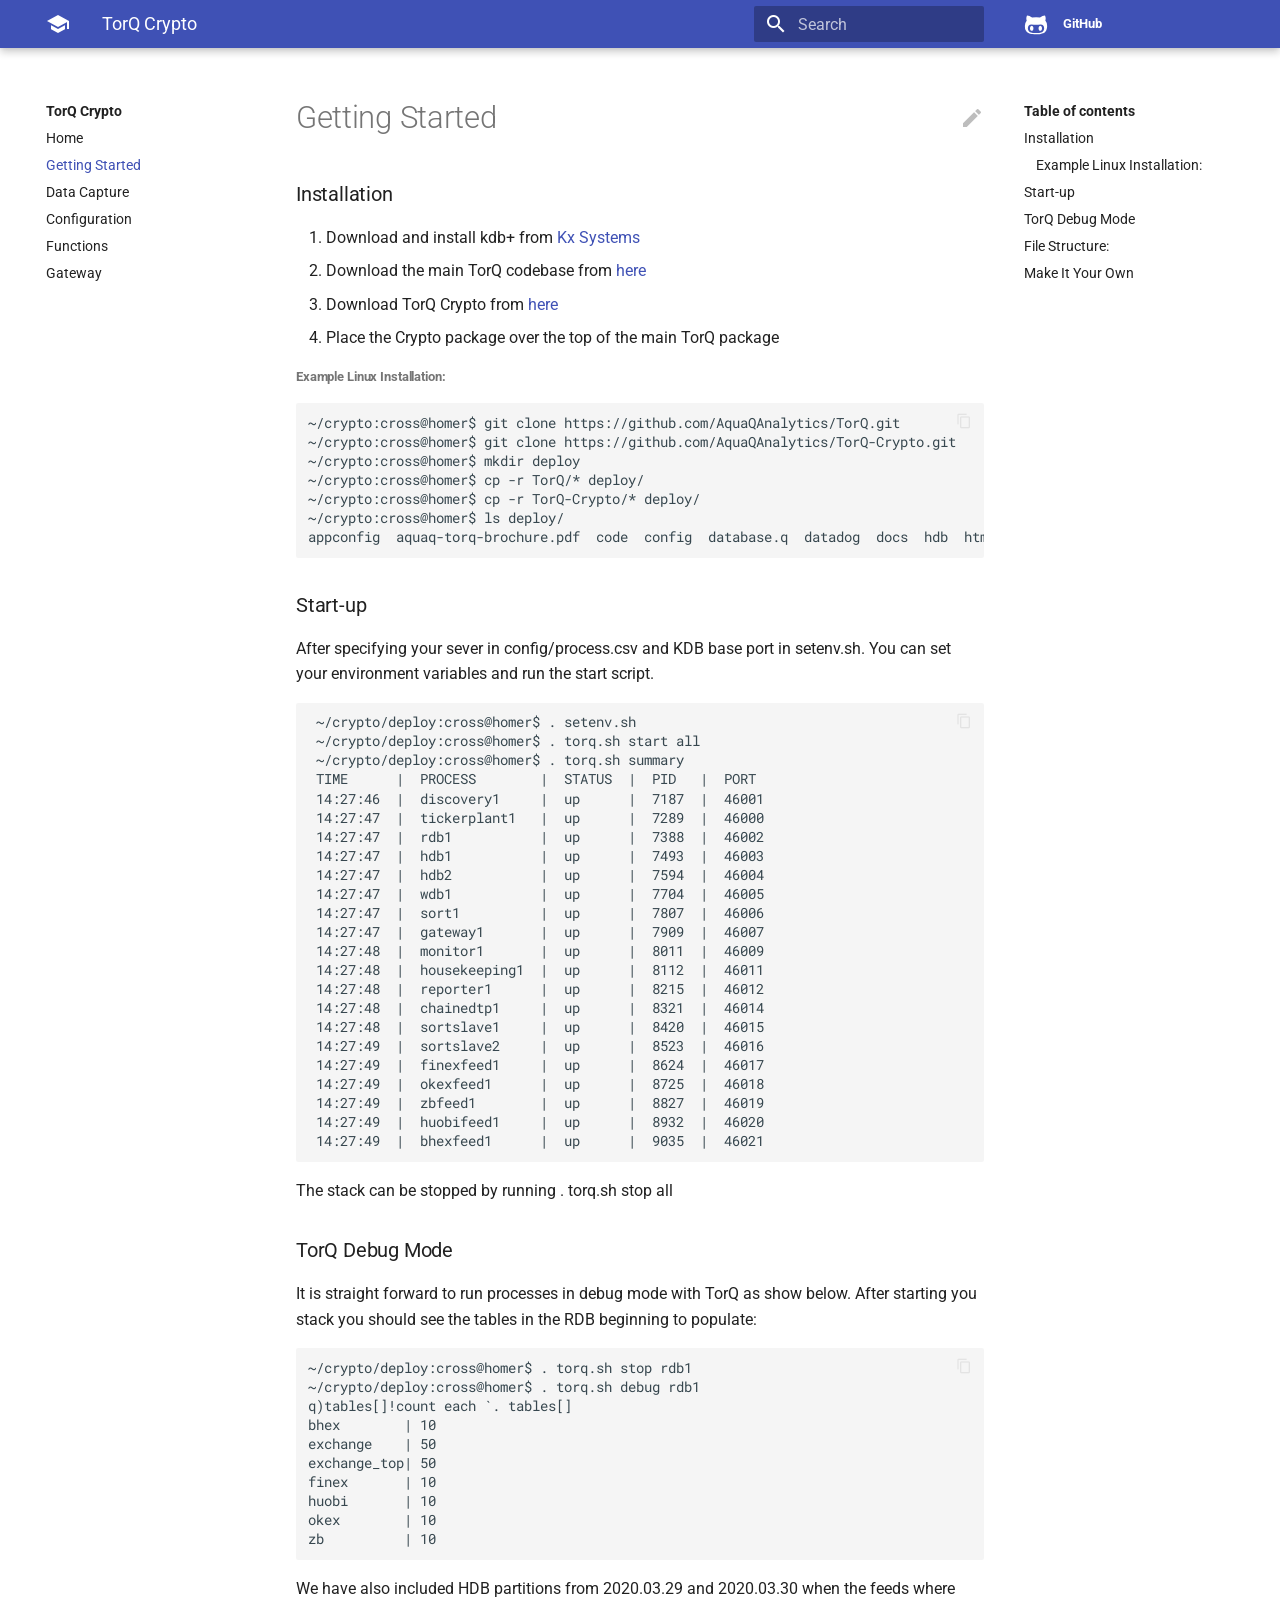
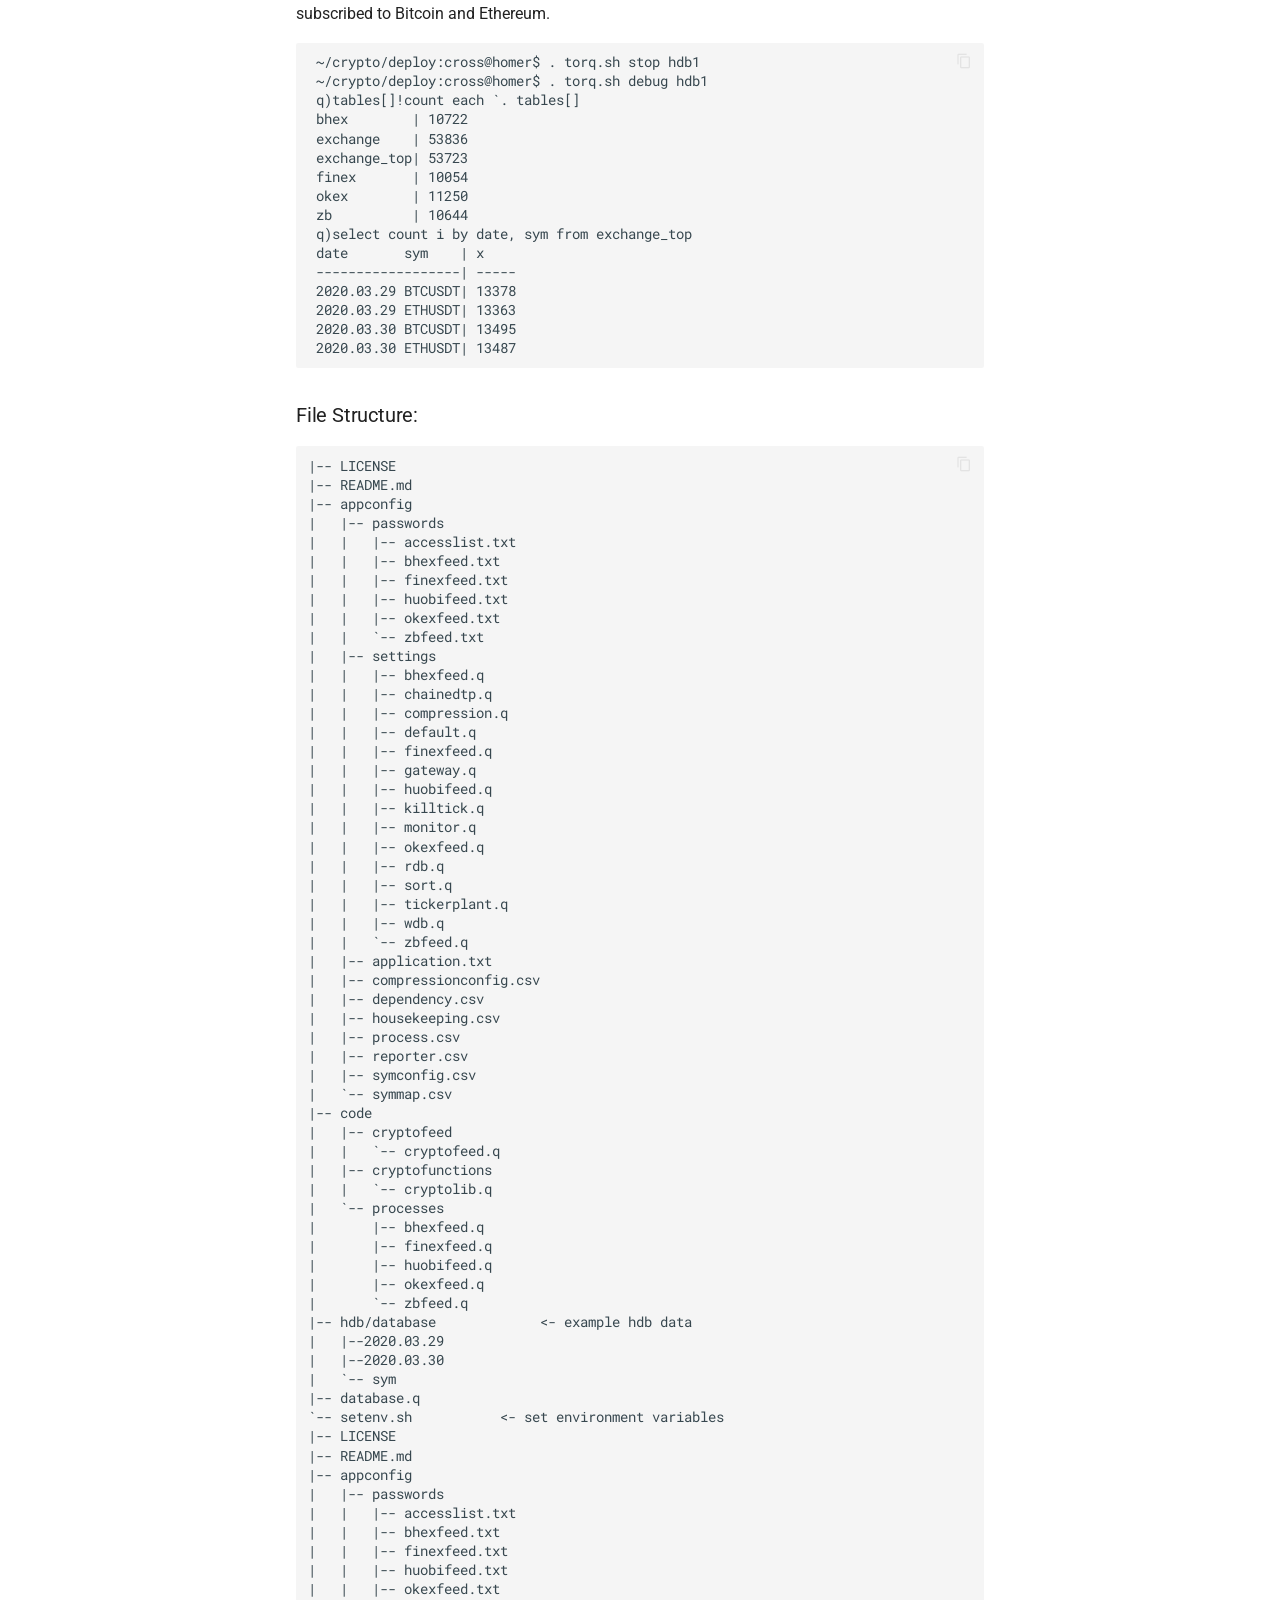
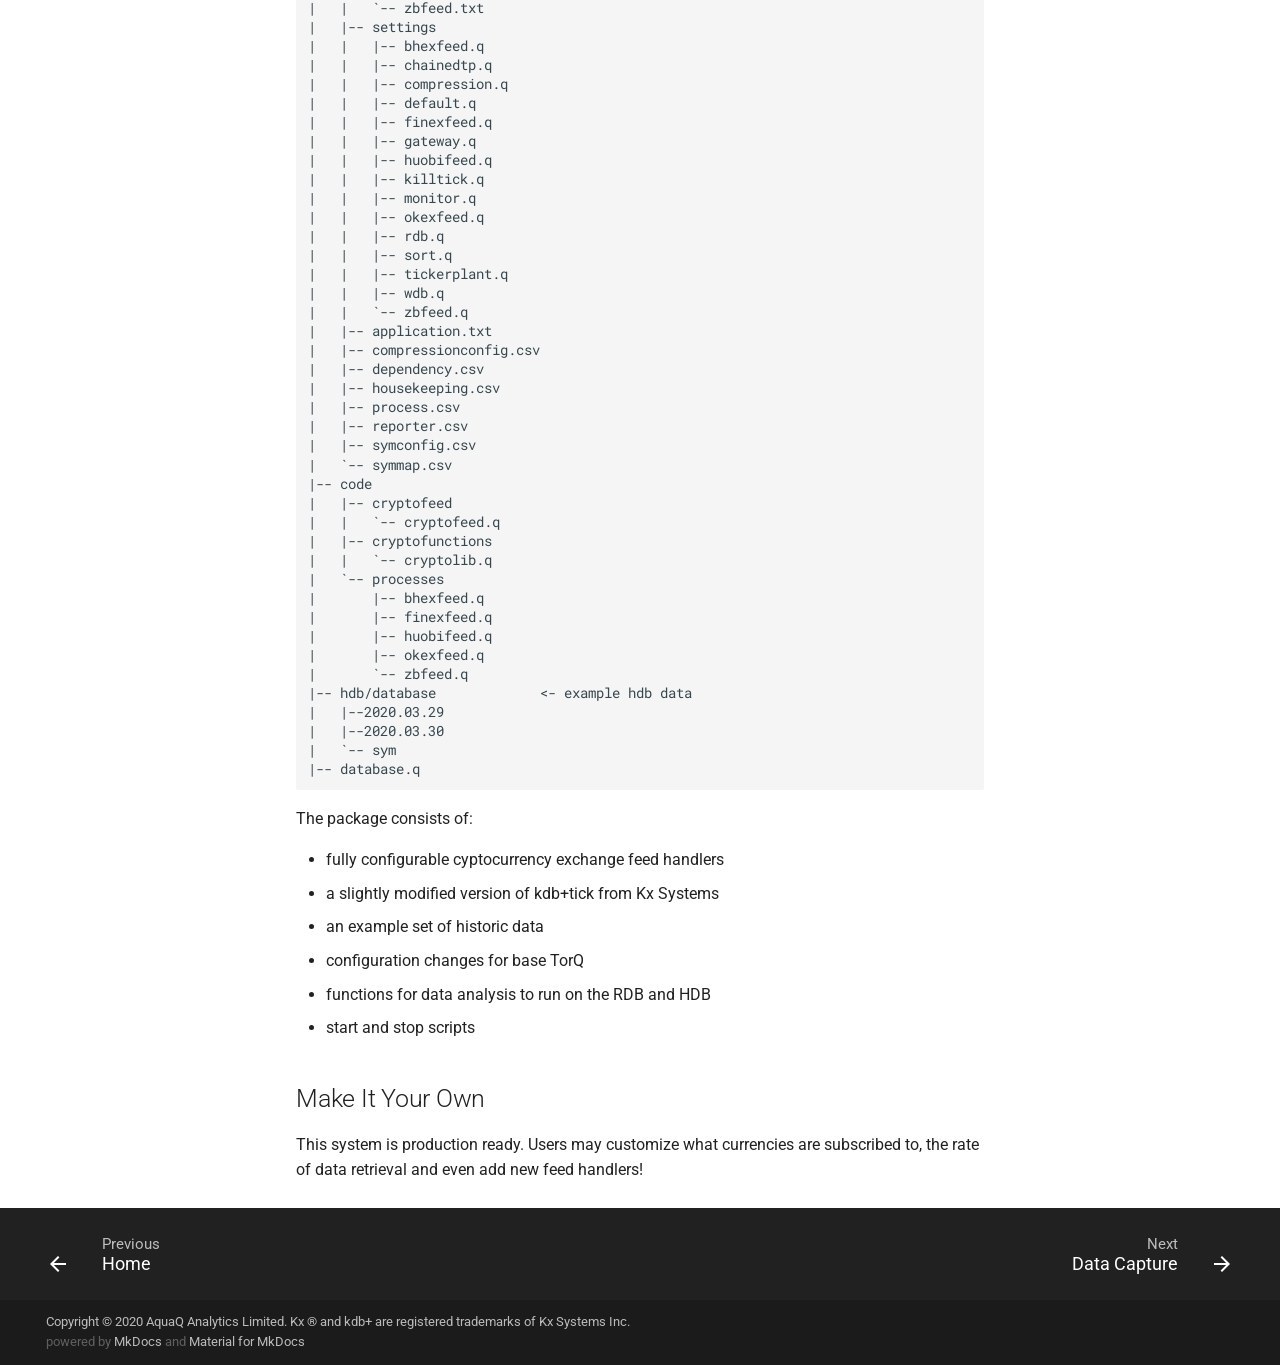
<file: gettingstarted/index.html>
<!doctype html>
<html lang="en" class="no-js">
  <head>
    
      <meta charset="utf-8">
      <meta name="viewport" content="width=device-width,initial-scale=1">
      <meta http-equiv="x-ua-compatible" content="ie=edge">
      
      
      
      
        <meta name="lang:clipboard.copy" content="Copy to clipboard">
      
        <meta name="lang:clipboard.copied" content="Copied to clipboard">
      
        <meta name="lang:search.language" content="en">
      
        <meta name="lang:search.pipeline.stopwords" content="True">
      
        <meta name="lang:search.pipeline.trimmer" content="True">
      
        <meta name="lang:search.result.none" content="No matching documents">
      
        <meta name="lang:search.result.one" content="1 matching document">
      
        <meta name="lang:search.result.other" content="# matching documents">
      
        <meta name="lang:search.tokenizer" content="[\s\-]+">
      
      <link rel="shortcut icon" href="../assets/images/favicon.png">
      <meta name="generator" content="mkdocs-1.0.4, mkdocs-material-4.6.0">
    
    
      
        <title>Getting Started - TorQ Crypto</title>
      
    
    
      <link rel="stylesheet" href="../assets/stylesheets/application.1b62728e.css">
      
      
    
    
      <script src="../assets/javascripts/modernizr.268332fc.js"></script>
    
    
      
        <link href="https://fonts.gstatic.com" rel="preconnect" crossorigin>
        <link rel="stylesheet" href="https://fonts.googleapis.com/css?family=Roboto:300,400,400i,700%7CRoboto+Mono&display=fallback">
        <style>body,input{font-family:"Roboto","Helvetica Neue",Helvetica,Arial,sans-serif}code,kbd,pre{font-family:"Roboto Mono","Courier New",Courier,monospace}</style>
      
    
    <link rel="stylesheet" href="../assets/fonts/material-icons.css">
    
    
    
      
        
<script>
  window.ga = window.ga || function() {
    (ga.q = ga.q || []).push(arguments)
  }
  ga.l = +new Date
  /* Setup integration and send page view */
  ga("create", "UA-51911331-4", "auto")
  ga("set", "anonymizeIp", true)
  ga("send", "pageview")
  /* Register handler to log search on blur */
  document.addEventListener("DOMContentLoaded", () => {
    if (document.forms.search) {
      var query = document.forms.search.query
      query.addEventListener("blur", function() {
        if (this.value) {
          var path = document.location.pathname;
          ga("send", "pageview", path + "?q=" + this.value)
        }
      })
    }
  })
</script>
<script async src="https://www.google-analytics.com/analytics.js"></script>
      
    
    
  </head>
  
    <body dir="ltr">
  
    <svg class="md-svg">
      <defs>
        
        
          <svg xmlns="http://www.w3.org/2000/svg" width="416" height="448" viewBox="0 0 416 448" id="__github"><path fill="currentColor" d="M160 304q0 10-3.125 20.5t-10.75 19T128 352t-18.125-8.5-10.75-19T96 304t3.125-20.5 10.75-19T128 256t18.125 8.5 10.75 19T160 304zm160 0q0 10-3.125 20.5t-10.75 19T288 352t-18.125-8.5-10.75-19T256 304t3.125-20.5 10.75-19T288 256t18.125 8.5 10.75 19T320 304zm40 0q0-30-17.25-51T296 232q-10.25 0-48.75 5.25Q229.5 240 208 240t-39.25-2.75Q130.75 232 120 232q-29.5 0-46.75 21T56 304q0 22 8 38.375t20.25 25.75 30.5 15 35 7.375 37.25 1.75h42q20.5 0 37.25-1.75t35-7.375 30.5-15 20.25-25.75T360 304zm56-44q0 51.75-15.25 82.75-9.5 19.25-26.375 33.25t-35.25 21.5-42.5 11.875-42.875 5.5T212 416q-19.5 0-35.5-.75t-36.875-3.125-38.125-7.5-34.25-12.875T37 371.5t-21.5-28.75Q0 312 0 260q0-59.25 34-99-6.75-20.5-6.75-42.5 0-29 12.75-54.5 27 0 47.5 9.875t47.25 30.875Q171.5 96 212 96q37 0 70 8 26.25-20.5 46.75-30.25T376 64q12.75 25.5 12.75 54.5 0 21.75-6.75 42 34 40 34 99.5z"/></svg>
        
      </defs>
    </svg>
    <input class="md-toggle" data-md-toggle="drawer" type="checkbox" id="__drawer" autocomplete="off">
    <input class="md-toggle" data-md-toggle="search" type="checkbox" id="__search" autocomplete="off">
    <label class="md-overlay" data-md-component="overlay" for="__drawer"></label>
    
      <a href="#getting-started" tabindex="1" class="md-skip">
        Skip to content
      </a>
    
    
      <header class="md-header" data-md-component="header">
  <nav class="md-header-nav md-grid">
    <div class="md-flex">
      <div class="md-flex__cell md-flex__cell--shrink">
        <a href=".." title="TorQ Crypto" class="md-header-nav__button md-logo">
          
            <i class="md-icon"></i>
          
        </a>
      </div>
      <div class="md-flex__cell md-flex__cell--shrink">
        <label class="md-icon md-icon--menu md-header-nav__button" for="__drawer"></label>
      </div>
      <div class="md-flex__cell md-flex__cell--stretch">
        <div class="md-flex__ellipsis md-header-nav__title" data-md-component="title">
          
            <span class="md-header-nav__topic">
              TorQ Crypto
            </span>
            <span class="md-header-nav__topic">
              
                Getting Started
              
            </span>
          
        </div>
      </div>
      <div class="md-flex__cell md-flex__cell--shrink">
        
          <label class="md-icon md-icon--search md-header-nav__button" for="__search"></label>
          
<div class="md-search" data-md-component="search" role="dialog">
  <label class="md-search__overlay" for="__search"></label>
  <div class="md-search__inner" role="search">
    <form class="md-search__form" name="search">
      <input type="text" class="md-search__input" name="query" placeholder="Search" autocapitalize="off" autocorrect="off" autocomplete="off" spellcheck="false" data-md-component="query" data-md-state="active">
      <label class="md-icon md-search__icon" for="__search"></label>
      <button type="reset" class="md-icon md-search__icon" data-md-component="reset" tabindex="-1">
        &#xE5CD;
      </button>
    </form>
    <div class="md-search__output">
      <div class="md-search__scrollwrap" data-md-scrollfix>
        <div class="md-search-result" data-md-component="result">
          <div class="md-search-result__meta">
            Type to start searching
          </div>
          <ol class="md-search-result__list"></ol>
        </div>
      </div>
    </div>
  </div>
</div>
        
      </div>
      
        <div class="md-flex__cell md-flex__cell--shrink">
          <div class="md-header-nav__source">
            


  

<a href="https://github.com/AquaQAnalytics/TorQ-Crypto/" title="Go to repository" class="md-source" data-md-source="github">
  
    <div class="md-source__icon">
      <svg viewBox="0 0 24 24" width="24" height="24">
        <use xlink:href="#__github" width="24" height="24"></use>
      </svg>
    </div>
  
  <div class="md-source__repository">
    GitHub
  </div>
</a>
          </div>
        </div>
      
    </div>
  </nav>
</header>
    
    <div class="md-container">
      
        
      
      
      <main class="md-main" role="main">
        <div class="md-main__inner md-grid" data-md-component="container">
          
            
              <div class="md-sidebar md-sidebar--primary" data-md-component="navigation">
                <div class="md-sidebar__scrollwrap">
                  <div class="md-sidebar__inner">
                    <nav class="md-nav md-nav--primary" data-md-level="0">
  <label class="md-nav__title md-nav__title--site" for="__drawer">
    <a href=".." title="TorQ Crypto" class="md-nav__button md-logo">
      
        <i class="md-icon"></i>
      
    </a>
    TorQ Crypto
  </label>
  
    <div class="md-nav__source">
      


  

<a href="https://github.com/AquaQAnalytics/TorQ-Crypto/" title="Go to repository" class="md-source" data-md-source="github">
  
    <div class="md-source__icon">
      <svg viewBox="0 0 24 24" width="24" height="24">
        <use xlink:href="#__github" width="24" height="24"></use>
      </svg>
    </div>
  
  <div class="md-source__repository">
    GitHub
  </div>
</a>
    </div>
  
  <ul class="md-nav__list" data-md-scrollfix>
    
      
      
      


  <li class="md-nav__item">
    <a href=".." title="Home" class="md-nav__link">
      Home
    </a>
  </li>

    
      
      
      

  


  <li class="md-nav__item md-nav__item--active">
    
    <input class="md-toggle md-nav__toggle" data-md-toggle="toc" type="checkbox" id="__toc">
    
      
    
    
      <label class="md-nav__link md-nav__link--active" for="__toc">
        Getting Started
      </label>
    
    <a href="./" title="Getting Started" class="md-nav__link md-nav__link--active">
      Getting Started
    </a>
    
      
<nav class="md-nav md-nav--secondary">
  
  
    
  
  
    <label class="md-nav__title" for="__toc">Table of contents</label>
    <ul class="md-nav__list" data-md-scrollfix>
      
        <li class="md-nav__item">
  <a href="#installation" class="md-nav__link">
    Installation
  </a>
  
    <nav class="md-nav">
      <ul class="md-nav__list">
        
          <li class="md-nav__item">
  <a href="#example-linux-installation" class="md-nav__link">
    Example Linux Installation:
  </a>
  
</li>
        
      </ul>
    </nav>
  
</li>
      
        <li class="md-nav__item">
  <a href="#start-up" class="md-nav__link">
    Start-up
  </a>
  
</li>
      
        <li class="md-nav__item">
  <a href="#torq-debug-mode" class="md-nav__link">
    TorQ Debug Mode
  </a>
  
</li>
      
        <li class="md-nav__item">
  <a href="#file-structure" class="md-nav__link">
    File Structure:
  </a>
  
</li>
      
        <li class="md-nav__item">
  <a href="#make-it-your-own" class="md-nav__link">
    Make It Your Own
  </a>
  
</li>
      
      
      
      
      
    </ul>
  
</nav>
    
  </li>

    
      
      
      


  <li class="md-nav__item">
    <a href="../data/" title="Data Capture" class="md-nav__link">
      Data Capture
    </a>
  </li>

    
      
      
      


  <li class="md-nav__item">
    <a href="../configuration/" title="Configuration" class="md-nav__link">
      Configuration
    </a>
  </li>

    
      
      
      


  <li class="md-nav__item">
    <a href="../functions/" title="Functions" class="md-nav__link">
      Functions
    </a>
  </li>

    
      
      
      


  <li class="md-nav__item">
    <a href="../gateway/" title="Gateway" class="md-nav__link">
      Gateway
    </a>
  </li>

    
  </ul>
</nav>
                  </div>
                </div>
              </div>
            
            
              <div class="md-sidebar md-sidebar--secondary" data-md-component="toc">
                <div class="md-sidebar__scrollwrap">
                  <div class="md-sidebar__inner">
                    
<nav class="md-nav md-nav--secondary">
  
  
    
  
  
    <label class="md-nav__title" for="__toc">Table of contents</label>
    <ul class="md-nav__list" data-md-scrollfix>
      
        <li class="md-nav__item">
  <a href="#installation" class="md-nav__link">
    Installation
  </a>
  
    <nav class="md-nav">
      <ul class="md-nav__list">
        
          <li class="md-nav__item">
  <a href="#example-linux-installation" class="md-nav__link">
    Example Linux Installation:
  </a>
  
</li>
        
      </ul>
    </nav>
  
</li>
      
        <li class="md-nav__item">
  <a href="#start-up" class="md-nav__link">
    Start-up
  </a>
  
</li>
      
        <li class="md-nav__item">
  <a href="#torq-debug-mode" class="md-nav__link">
    TorQ Debug Mode
  </a>
  
</li>
      
        <li class="md-nav__item">
  <a href="#file-structure" class="md-nav__link">
    File Structure:
  </a>
  
</li>
      
        <li class="md-nav__item">
  <a href="#make-it-your-own" class="md-nav__link">
    Make It Your Own
  </a>
  
</li>
      
      
      
      
      
    </ul>
  
</nav>
                  </div>
                </div>
              </div>
            
          
          <div class="md-content">
            <article class="md-content__inner md-typeset">
              
                
                  <a href="https://github.com/AquaQAnalytics/TorQ-Crypto/edit/master/docs/gettingstarted.md" title="Edit this page" class="md-icon md-content__icon">&#xE3C9;</a>
                
                
                <h1 id="getting-started">Getting Started</h1>
<h3 id="installation">Installation</h3>
<ol>
<li>
<p>Download and install kdb+ from <a href="http://kx.com">Kx Systems</a></p>
</li>
<li>
<p>Download the main TorQ codebase from
    <a href="https://github.com/AquaQAnalytics/TorQ/tree/master">here</a></p>
</li>
<li>
<p>Download TorQ Crypto from
    <a href="https://github.com/AquaQAnalytics/TorQ-Crypto">here</a></p>
</li>
<li>
<p>Place the Crypto package over the top of the main TorQ package</p>
</li>
</ol>
<h6 id="example-linux-installation">Example Linux Installation:</h6>
<pre><code>~/crypto:cross@homer$ git clone https://github.com/AquaQAnalytics/TorQ.git
~/crypto:cross@homer$ git clone https://github.com/AquaQAnalytics/TorQ-Crypto.git
~/crypto:cross@homer$ mkdir deploy
~/crypto:cross@homer$ cp -r TorQ/* deploy/
~/crypto:cross@homer$ cp -r TorQ-Crypto/* deploy/
~/crypto:cross@homer$ ls deploy/
appconfig  aquaq-torq-brochure.pdf  code  config  database.q  datadog  docs  hdb  html  lib  LICENSE  logs  mkdocs.yml  monit  README.md  setenv.sh  tests  torq.q  torq.sh
</code></pre>
<h3 id="start-up">Start-up</h3>
<p>After specifying your sever in config/process.csv and KDB base port
in setenv.sh. You can set your environment variables and run the start
script.</p>
<pre><code> ~/crypto/deploy:cross@homer$ . setenv.sh
 ~/crypto/deploy:cross@homer$ . torq.sh start all
 ~/crypto/deploy:cross@homer$ . torq.sh summary
 TIME      |  PROCESS        |  STATUS  |  PID   |  PORT
 14:27:46  |  discovery1     |  up      |  7187  |  46001
 14:27:47  |  tickerplant1   |  up      |  7289  |  46000
 14:27:47  |  rdb1           |  up      |  7388  |  46002
 14:27:47  |  hdb1           |  up      |  7493  |  46003
 14:27:47  |  hdb2           |  up      |  7594  |  46004
 14:27:47  |  wdb1           |  up      |  7704  |  46005
 14:27:47  |  sort1          |  up      |  7807  |  46006
 14:27:47  |  gateway1       |  up      |  7909  |  46007
 14:27:48  |  monitor1       |  up      |  8011  |  46009
 14:27:48  |  housekeeping1  |  up      |  8112  |  46011
 14:27:48  |  reporter1      |  up      |  8215  |  46012
 14:27:48  |  chainedtp1     |  up      |  8321  |  46014
 14:27:48  |  sortslave1     |  up      |  8420  |  46015
 14:27:49  |  sortslave2     |  up      |  8523  |  46016
 14:27:49  |  finexfeed1     |  up      |  8624  |  46017
 14:27:49  |  okexfeed1      |  up      |  8725  |  46018
 14:27:49  |  zbfeed1        |  up      |  8827  |  46019
 14:27:49  |  huobifeed1     |  up      |  8932  |  46020
 14:27:49  |  bhexfeed1      |  up      |  9035  |  46021
</code></pre>
<p>The stack can be stopped by running . torq.sh stop all</p>
<h3 id="torq-debug-mode">TorQ Debug Mode</h3>
<p>It is straight forward to run processes in debug mode with TorQ 
as show below. After starting you stack you should see the tables 
in the RDB beginning to populate:</p>
<pre><code>~/crypto/deploy:cross@homer$ . torq.sh stop rdb1
~/crypto/deploy:cross@homer$ . torq.sh debug rdb1
q)tables[]!count each `. tables[]
bhex        | 10
exchange    | 50
exchange_top| 50
finex       | 10
huobi       | 10
okex        | 10
zb          | 10
</code></pre>
<p>We have also included HDB partitions from 2020.03.29 and 2020.03.30
when the feeds where subscribed to Bitcoin and Ethereum.  </p>
<pre><code> ~/crypto/deploy:cross@homer$ . torq.sh stop hdb1
 ~/crypto/deploy:cross@homer$ . torq.sh debug hdb1
 q)tables[]!count each `. tables[]
 bhex        | 10722
 exchange    | 53836
 exchange_top| 53723
 finex       | 10054
 okex        | 11250
 zb          | 10644
 q)select count i by date, sym from exchange_top
 date       sym    | x
 ------------------| -----
 2020.03.29 BTCUSDT| 13378
 2020.03.29 ETHUSDT| 13363
 2020.03.30 BTCUSDT| 13495
 2020.03.30 ETHUSDT| 13487
</code></pre>
<h3 id="file-structure">File Structure:</h3>
<pre><code>|-- LICENSE
|-- README.md
|-- appconfig
|   |-- passwords
|   |   |-- accesslist.txt
|   |   |-- bhexfeed.txt
|   |   |-- finexfeed.txt
|   |   |-- huobifeed.txt
|   |   |-- okexfeed.txt
|   |   `-- zbfeed.txt
|   |-- settings
|   |   |-- bhexfeed.q
|   |   |-- chainedtp.q
|   |   |-- compression.q
|   |   |-- default.q
|   |   |-- finexfeed.q
|   |   |-- gateway.q
|   |   |-- huobifeed.q
|   |   |-- killtick.q
|   |   |-- monitor.q
|   |   |-- okexfeed.q
|   |   |-- rdb.q
|   |   |-- sort.q
|   |   |-- tickerplant.q
|   |   |-- wdb.q
|   |   `-- zbfeed.q
|   |-- application.txt
|   |-- compressionconfig.csv
|   |-- dependency.csv
|   |-- housekeeping.csv
|   |-- process.csv
|   |-- reporter.csv
|   |-- symconfig.csv
|   `-- symmap.csv
|-- code
|   |-- cryptofeed
|   |   `-- cryptofeed.q
|   |-- cryptofunctions
|   |   `-- cryptolib.q
|   `-- processes
|       |-- bhexfeed.q
|       |-- finexfeed.q
|       |-- huobifeed.q
|       |-- okexfeed.q
|       `-- zbfeed.q
|-- hdb/database             &lt;- example hdb data
|   |--2020.03.29
|   |--2020.03.30
|   `-- sym
|-- database.q
`-- setenv.sh           &lt;- set environment variables
|-- LICENSE
|-- README.md
|-- appconfig
|   |-- passwords
|   |   |-- accesslist.txt
|   |   |-- bhexfeed.txt
|   |   |-- finexfeed.txt
|   |   |-- huobifeed.txt
|   |   |-- okexfeed.txt
|   |   `-- zbfeed.txt
|   |-- settings
|   |   |-- bhexfeed.q
|   |   |-- chainedtp.q
|   |   |-- compression.q
|   |   |-- default.q
|   |   |-- finexfeed.q
|   |   |-- gateway.q
|   |   |-- huobifeed.q
|   |   |-- killtick.q
|   |   |-- monitor.q
|   |   |-- okexfeed.q
|   |   |-- rdb.q
|   |   |-- sort.q
|   |   |-- tickerplant.q
|   |   |-- wdb.q
|   |   `-- zbfeed.q
|   |-- application.txt
|   |-- compressionconfig.csv
|   |-- dependency.csv
|   |-- housekeeping.csv
|   |-- process.csv
|   |-- reporter.csv
|   |-- symconfig.csv
|   `-- symmap.csv
|-- code
|   |-- cryptofeed
|   |   `-- cryptofeed.q
|   |-- cryptofunctions
|   |   `-- cryptolib.q
|   `-- processes
|       |-- bhexfeed.q
|       |-- finexfeed.q
|       |-- huobifeed.q
|       |-- okexfeed.q
|       `-- zbfeed.q
|-- hdb/database             &lt;- example hdb data
|   |--2020.03.29
|   |--2020.03.30
|   `-- sym
|-- database.q
</code></pre>
<p>The package consists of:</p>
<ul>
<li>
<p>fully configurable cyptocurrency exchange feed handlers</p>
</li>
<li>
<p>a slightly modified version of kdb+tick from Kx Systems</p>
</li>
<li>
<p>an example set of historic data</p>
</li>
<li>
<p>configuration changes for base TorQ</p>
</li>
<li>
<p>functions for data analysis to run on the RDB and HDB</p>
</li>
<li>
<p>start and stop scripts</p>
</li>
</ul>
<h2 id="make-it-your-own">Make It Your Own</h2>
<p>This system is production ready. Users may customize what currencies are 
subscribed to, the rate of data retrieval and even add new feed handlers!</p>
                
                  
                
                
              
              
                


              
            </article>
          </div>
        </div>
      </main>
      
        
<footer class="md-footer">
  
    <div class="md-footer-nav">
      <nav class="md-footer-nav__inner md-grid">
        
          <a href=".." title="Home" class="md-flex md-footer-nav__link md-footer-nav__link--prev" rel="prev">
            <div class="md-flex__cell md-flex__cell--shrink">
              <i class="md-icon md-icon--arrow-back md-footer-nav__button"></i>
            </div>
            <div class="md-flex__cell md-flex__cell--stretch md-footer-nav__title">
              <span class="md-flex__ellipsis">
                <span class="md-footer-nav__direction">
                  Previous
                </span>
                Home
              </span>
            </div>
          </a>
        
        
          <a href="../data/" title="Data Capture" class="md-flex md-footer-nav__link md-footer-nav__link--next" rel="next">
            <div class="md-flex__cell md-flex__cell--stretch md-footer-nav__title">
              <span class="md-flex__ellipsis">
                <span class="md-footer-nav__direction">
                  Next
                </span>
                Data Capture
              </span>
            </div>
            <div class="md-flex__cell md-flex__cell--shrink">
              <i class="md-icon md-icon--arrow-forward md-footer-nav__button"></i>
            </div>
          </a>
        
      </nav>
    </div>
  
  <div class="md-footer-meta md-typeset">
    <div class="md-footer-meta__inner md-grid">
      <div class="md-footer-copyright">
        
          <div class="md-footer-copyright__highlight">
            Copyright &copy 2020 AquaQ Analytics Limited.  Kx &reg and kdb+ are registered trademarks of Kx Systems Inc.
          </div>
        
        powered by
        <a href="https://www.mkdocs.org">MkDocs</a>
        and
        <a href="https://squidfunk.github.io/mkdocs-material/">
          Material for MkDocs</a>
      </div>
      
    </div>
  </div>
</footer>
      
    </div>
    
      <script src="../assets/javascripts/application.808e90bb.js"></script>
      
      <script>app.initialize({version:"1.0.4",url:{base:".."}})</script>
      
    
  </body>
</html>
</file>
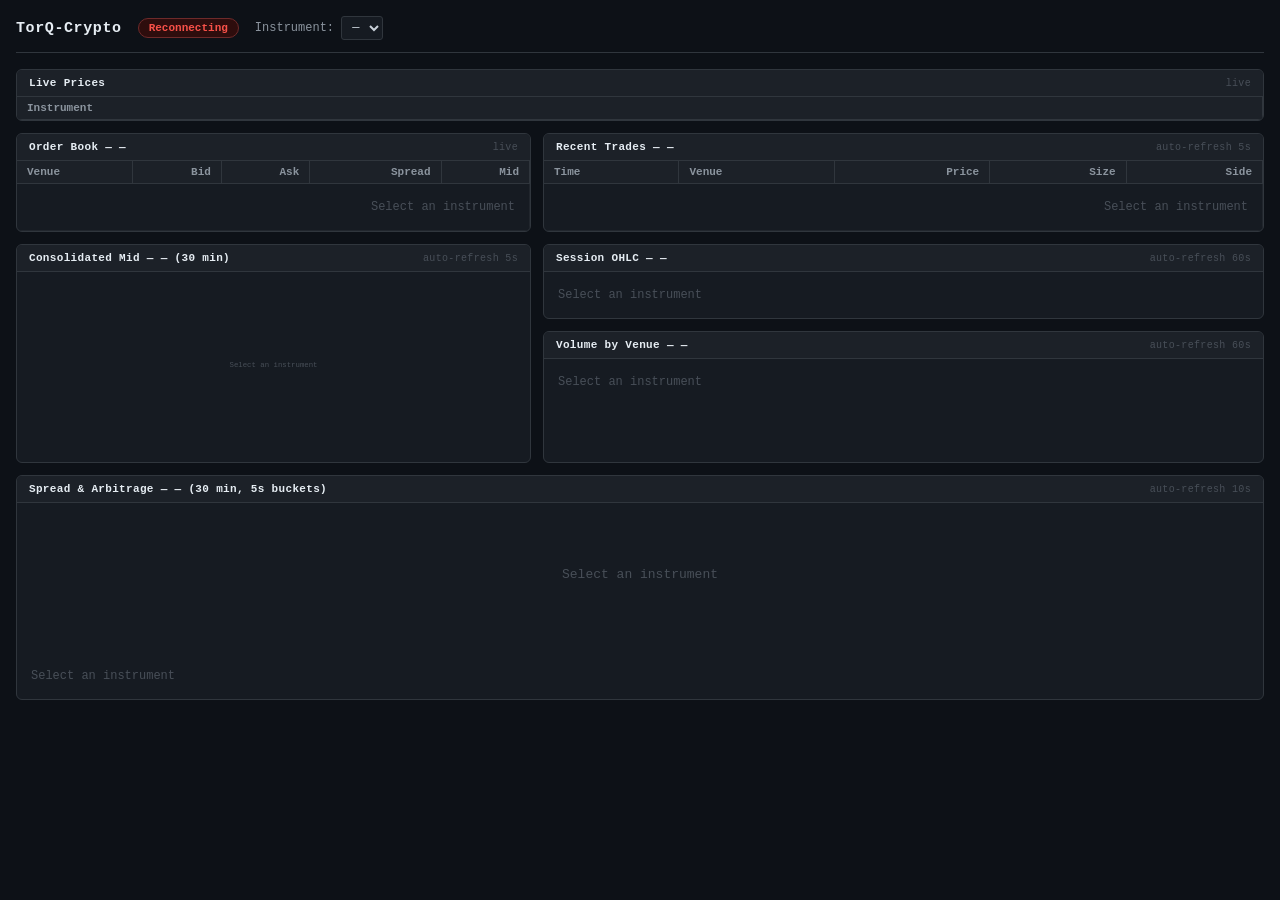
<file: code/ui/static/index.html>
<!DOCTYPE html>
<html lang="en">
<head>
<meta charset="UTF-8">
<meta name="viewport" content="width=device-width, initial-scale=1.0">
<title>TorQ-Crypto Dashboard</title>
<style>
  * { box-sizing: border-box; margin: 0; padding: 0; }

  body {
    font-family: 'Courier New', monospace;
    font-size: 13px;
    background: #0d1117;
    color: #c9d1d9;
    padding: 16px;
    min-width: 800px;
  }

  /* ── Top bar ─────────────────────────────────────────────── */
  .topbar {
    display: flex;
    align-items: center;
    gap: 16px;
    margin-bottom: 16px;
    padding-bottom: 12px;
    border-bottom: 1px solid #30363d;
    flex-wrap: wrap;
  }
  h1 { font-size: 15px; font-weight: bold; color: #e6edf3; letter-spacing: 0.04em; }
  .status-pill { padding: 3px 10px; border-radius: 12px; font-size: 11px; font-weight: bold; }
  .status-live          { background: #0d2e0d; color: #3fb950; border: 1px solid #238636; }
  .status-reconnecting  { background: #2e0d0d; color: #f85149; border: 1px solid #6e2a2a; }
  label  { font-size: 12px; color: #8b949e; }
  select { font-family: inherit; font-size: 12px; padding: 3px 6px; border: 1px solid #30363d; background: #161b22; color: #c9d1d9; border-radius: 3px; }

  /* ── Grid ────────────────────────────────────────────────── */
  /* Row 1: full-width live prices                              */
  /* Row 2: order book (5) | trades (7)                        */
  /* Row 3: mid chart (7)  | right-col: ohlc + vol (5)         */
  /* Row 4: full-width spread + arb                            */

  .grid {
    display: grid;
    grid-template-columns: 5fr 7fr;
    grid-template-rows: auto;
    gap: 12px;
  }
  .full  { grid-column: 1 / -1; }
  .right-col { display: flex; flex-direction: column; gap: 12px; }

  /* ── Section card ────────────────────────────────────────── */
  .section {
    background: #161b22;
    border: 1px solid #30363d;
    border-radius: 6px;
    overflow: hidden;
    display: flex;
    flex-direction: column;
  }
  .section-header {
    background: #1c2128;
    padding: 7px 12px;
    font-weight: bold;
    font-size: 11px;
    letter-spacing: 0.03em;
    border-bottom: 1px solid #30363d;
    display: flex;
    align-items: center;
    justify-content: space-between;
    color: #e6edf3;
    flex-shrink: 0;
  }
  .refresh-note { font-weight: normal; font-size: 10px; color: #484f58; }

  /* ── Tables ──────────────────────────────────────────────── */
  .scroll-x  { overflow-x: auto; }
  .scroll-y  { overflow-y: auto; max-height: 220px; }

  table { border-collapse: collapse; width: 100%; }
  th {
    background: #1c2128;
    padding: 5px 10px;
    text-align: right;
    border-bottom: 1px solid #30363d;
    border-right: 1px solid #30363d;
    font-size: 11px;
    white-space: nowrap;
    color: #8b949e;
    position: sticky; top: 0;
  }
  th.left { text-align: left; }
  td {
    padding: 5px 10px;
    text-align: right;
    border-bottom: 1px solid #21262d;
    border-right: 1px solid #21262d;
    white-space: nowrap;
    font-size: 12px;
    color: #c9d1d9;
  }
  td.sym-cell  { text-align: left; font-weight: bold; background: #1c2128; color: #e6edf3; }
  td.mid-cell  { font-weight: bold; color: #e6edf3; }
  td.left      { text-align: left; }
  td.up        { background: #0d2e0d; color: #3fb950; }
  td.dn        { background: #2e0d0d; color: #f85149; }
  td.blank     { color: #484f58; }
  td.best-bid  { background: #0d2e0d; color: #3fb950; font-weight: bold; }
  td.best-ask  { background: #2e0d0d; color: #f85149; font-weight: bold; }
  td.muted     { color: #8b949e; }
  td.buy       { color: #3fb950; font-weight: bold; }
  td.sell      { color: #f85149; font-weight: bold; }
  tr.arb-row td             { background: #1c1e10; }
  tr.arb-row td.profit-pos  { background: #0d2e0d; color: #3fb950; font-weight: bold; }

  /* ── OHLC stat bar ───────────────────────────────────────── */
  .ohlc-bar { display: flex; flex-wrap: wrap; }
  .ohlc-stat {
    flex: 1 1 60px;
    min-width: 60px;
    padding: 10px 14px;
    border-right: 1px solid #21262d;
  }
  .ohlc-stat:last-child { border-right: none; }
  .ohlc-label { font-size: 10px; color: #484f58; text-transform: uppercase; letter-spacing: 0.06em; margin-bottom: 5px; }
  .ohlc-value { font-size: 13px; font-weight: bold; color: #e6edf3; }

  /* ── Volume bars ─────────────────────────────────────────── */
  .vol-bars { padding: 10px 14px; }
  .vol-row  { display: flex; align-items: center; gap: 8px; margin-bottom: 7px; }
  .vol-row:last-child { margin-bottom: 0; }
  .vol-venue  { width: 68px; color: #8b949e; text-align: right; font-size: 11px; flex-shrink: 0; }
  .vol-bar-bg { flex: 1; background: #21262d; height: 10px; border-radius: 2px; overflow: hidden; }
  .vol-bar    { height: 100%; border-radius: 2px; }
  .vol-val    { width: 68px; color: #c9d1d9; font-size: 11px; }

  /* ── Shared empty state ──────────────────────────────────── */
  .empty-msg { padding: 16px 14px; color: #484f58; font-size: 12px; }

  /* ── Charts ──────────────────────────────────────────────── */
  .chart-wrap { padding: 10px 12px; }
  svg.chart   { display: block; width: 100%; }
  .chart-label { font-size: 10px; fill: #484f58; }
  .chart-axis  { stroke: #30363d; stroke-width: 1; }
  .chart-grid  { stroke: #21262d; stroke-width: 1; }
  .no-data     { text-anchor: middle; font-size: 12px; fill: #484f58; }

  /* ── Sparklines ──────────────────────────────────────────── */
  td.spark-cell { padding: 3px 8px; }
  svg.sparkline { display: block; }
  .spark-line   { fill: none; stroke-width: 1.2; stroke-linejoin: round; }
</style>
</head>
<body>

<!-- Top bar -->
<div class="topbar">
  <h1>TorQ-Crypto</h1>
  <span id="status" class="status-pill status-reconnecting">Reconnecting</span>
  <label>Instrument:&nbsp;<select id="sym-select"><option value="">—</option></select></label>
</div>

<div class="grid">

  <!-- Row 1: Live Prices (full width) -->
  <div class="section full">
    <div class="section-header"><span>Live Prices</span><span class="refresh-note">live</span></div>
    <div class="scroll-x">
      <table>
        <thead><tr id="grid-head"><th class="left">Instrument</th></tr></thead>
        <tbody id="grid-body"></tbody>
      </table>
    </div>
  </div>

  <!-- Row 2 left: Order Book -->
  <div class="section">
    <div class="section-header"><span>Order Book — <span id="ob-title">—</span></span><span class="refresh-note">live</span></div>
    <div class="scroll-x">
      <table>
        <thead><tr><th class="left">Venue</th><th>Bid</th><th>Ask</th><th>Spread</th><th>Mid</th></tr></thead>
        <tbody id="ob-body"><tr><td colspan="5" class="empty-msg">Select an instrument</td></tr></tbody>
      </table>
    </div>
  </div>

  <!-- Row 2 right: Recent Trades -->
  <div class="section">
    <div class="section-header"><span>Recent Trades — <span id="trades-title">—</span></span><span class="refresh-note">auto-refresh 5s</span></div>
    <div class="scroll-x scroll-y">
      <table>
        <thead><tr>
          <th class="left">Time</th><th class="left">Venue</th><th>Price</th><th>Size</th><th>Side</th>
        </tr></thead>
        <tbody id="trades-body"><tr><td colspan="5" class="empty-msg">Select an instrument</td></tr></tbody>
      </table>
    </div>
  </div>

  <!-- Row 3 left: Consolidated Mid chart -->
  <div class="section">
    <div class="section-header">
      <span>Consolidated Mid — <span id="chart-title">—</span> (30 min)</span>
      <span class="refresh-note">auto-refresh 5s</span>
    </div>
    <div class="chart-wrap">
      <svg id="chart" class="chart" viewBox="0 0 800 160" style="height:170px" preserveAspectRatio="xMidYMid meet">
        <text x="400" y="80" class="no-data">Select an instrument</text>
      </svg>
    </div>
  </div>

  <!-- Row 3 right: OHLC + Volume stacked -->
  <div class="right-col">
    <div class="section">
      <div class="section-header">
        <span>Session OHLC — <span id="ohlc-title">—</span></span>
        <span class="refresh-note">auto-refresh 60s</span>
      </div>
      <div id="ohlc-body"><div class="empty-msg">Select an instrument</div></div>
    </div>
    <div class="section" style="flex:1">
      <div class="section-header">
        <span>Volume by Venue — <span id="vol-title">—</span></span>
        <span class="refresh-note">auto-refresh 60s</span>
      </div>
      <div id="vol-body"><div class="empty-msg">Select an instrument</div></div>
    </div>
  </div>

  <!-- Row 4: Spread chart + Arbitrage table (full width) -->
  <div class="section full">
    <div class="section-header">
      <span>Spread &amp; Arbitrage — <span id="arb-title">—</span> (30 min, 5s buckets)</span>
      <span class="refresh-note">auto-refresh 10s</span>
    </div>
    <div class="chart-wrap">
      <svg id="spread-chart" class="chart" viewBox="0 0 800 120" style="height:130px" preserveAspectRatio="xMidYMid meet">
        <text x="400" y="60" class="no-data">Select an instrument</text>
      </svg>
    </div>
    <div class="scroll-x">
      <div id="arb-body"><div class="empty-msg">Select an instrument</div></div>
    </div>
  </div>

</div>

<script>
"use strict";

// ---------------------------------------------------------------------------
// Venue colour palette — consistent across all charts
// ---------------------------------------------------------------------------
var _PALETTE = ["#58a6ff","#3fb950","#f0883e","#a371f7","#ff7b72","#ffa657","#79c0ff","#56d364"];
var _venueColors = {};
function venueColor(v) {
  if (!_venueColors[v]) {
    var idx = Object.keys(_venueColors).length % _PALETTE.length;
    _venueColors[v] = _PALETTE[idx];
  }
  return _venueColors[v];
}

// ---------------------------------------------------------------------------
// State
// ---------------------------------------------------------------------------
var state = {
  venues: [],
  syms: [],
  data: {},          // { sym: { venue: rowObj } }
  prevPrice: {},     // { "sym|venue": float }
  midHistory: {},    // { sym: [float, ...] } — rolling 60 consolidated mids
  selectedSym: null
};

// ---------------------------------------------------------------------------
// WebSocket
// ---------------------------------------------------------------------------
var ws = null;
var wsTimer = null;

function wsConnect() {
  var proto = location.protocol === "https:" ? "wss:" : "ws:";
  ws = new WebSocket(proto + "//" + location.host + "/ws");
  ws.onopen = function() {
    document.getElementById("status").textContent = "Live";
    document.getElementById("status").className = "status-pill status-live";
    if (wsTimer) { clearTimeout(wsTimer); wsTimer = null; }
  };
  ws.onmessage = function(evt) {
    var msg;
    try { msg = JSON.parse(evt.data); } catch(e) { return; }
    if (msg.type === "consolidated") onConsolidated(msg.data);
  };
  ws.onclose = function() {
    document.getElementById("status").textContent = "Reconnecting";
    document.getElementById("status").className = "status-pill status-reconnecting";
    wsTimer = setTimeout(wsConnect, 3000);
  };
  ws.onerror = function() { ws.close(); };
}

// ---------------------------------------------------------------------------
// Live price update from WebSocket
// ---------------------------------------------------------------------------
function onConsolidated(rows) {
  var newVenues = new Set(state.venues);
  var newSyms   = new Set(state.syms);
  var touchedSyms = new Set();

  rows.forEach(function(r) {
    var sym = String(r.sym), venue = String(r.venue);
    newVenues.add(venue);
    newSyms.add(sym);
    touchedSyms.add(sym);
    if (!state.data[sym]) state.data[sym] = {};
    state.data[sym][venue] = r;
  });

  var sortedVenues = Array.from(newVenues).sort();
  var sortedSyms   = Array.from(newSyms).sort();
  var structChanged =
    sortedVenues.join("|") !== state.venues.join("|") ||
    sortedSyms.join("|")   !== state.syms.join("|");

  if (structChanged) {
    state.venues = sortedVenues;
    state.syms   = sortedSyms;
    rebuildGrid();
    rebuildSymSelect();
  } else {
    updateCells(rows);
  }

  // Accumulate mid history for sparklines
  touchedSyms.forEach(function(sym) {
    var m = calcMidNum(sym);
    if (!isNaN(m)) {
      if (!state.midHistory[sym]) state.midHistory[sym] = [];
      state.midHistory[sym].push(m);
      if (state.midHistory[sym].length > 120) state.midHistory[sym].shift();
      drawSparkline(sym);
    }
  });

  renderOrderBook();
}

// ---------------------------------------------------------------------------
// Grid build / update
// ---------------------------------------------------------------------------
function rebuildGrid() {
  var thead = document.getElementById("grid-head");
  thead.innerHTML = "<th class='left'>Instrument</th>"
    + state.venues.map(function(v){ return "<th>" + esc(v) + "</th>"; }).join("")
    + "<th>Consolidated Mid</th><th>Trend</th>";

  var tbody = document.getElementById("grid-body");
  tbody.innerHTML = "";
  state.syms.forEach(function(sym) {
    var tr = document.createElement("tr");
    var html = "<td class='sym-cell'>" + esc(sym) + "</td>";
    state.venues.forEach(function(venue) {
      var row = state.data[sym] && state.data[sym][venue];
      var price = row ? fmtPrice(row.price) : "—";
      html += "<td id='c-" + esc(sym) + "-" + esc(venue) + "'" + (row ? "" : " class='blank'") + ">" + price + "</td>";
    });
    html += "<td class='mid-cell' id='m-" + esc(sym) + "'>" + calcMid(sym) + "</td>";
    html += "<td class='spark-cell' id='sp-" + esc(sym) + "'></td>";
    tr.innerHTML = html;
    tbody.appendChild(tr);
  });
  state.syms.forEach(drawSparkline);
}

function updateCells(rows) {
  rows.forEach(function(r) {
    var sym   = String(r.sym);
    var venue = String(r.venue);
    var cell  = document.getElementById("c-" + sym + "-" + venue);
    if (!cell) return;
    var key   = sym + "|" + venue;
    var prev  = state.prevPrice[key];
    var price = Number(r.price);
    cell.textContent = fmtPrice(price);
    cell.className   = "";
    if (prev != null) {
      if (price > prev)      { cell.className = "up"; }
      else if (price < prev) { cell.className = "dn"; }
      setTimeout(function() { if (cell) cell.className = ""; }, 1200);
    }
    state.prevPrice[key] = price;
    var midCell = document.getElementById("m-" + sym);
    if (midCell) midCell.textContent = calcMid(sym);
  });
}

// ---------------------------------------------------------------------------
// Sparklines
// ---------------------------------------------------------------------------
function drawSparkline(sym) {
  var el = document.getElementById("sp-" + sym);
  if (!el) return;
  var hist = state.midHistory[sym];
  if (!hist || hist.length < 3) { el.innerHTML = ""; return; }
  var mn = Math.min.apply(null, hist), mx = Math.max.apply(null, hist);
  var range = mx - mn || 0.0001;
  var n = hist.length;
  var pts = hist.map(function(v, i) {
    var x = (3 + i / (n - 1) * 74).toFixed(1);
    var y = (17 - (v - mn) / range * 14).toFixed(1);
    return x + "," + y;
  }).join(" ");
  var color = hist[n-1] >= hist[0] ? "#3fb950" : "#f85149";
  el.innerHTML =
    "<svg class='sparkline' width='80' height='20' viewBox='0 0 80 20'>" +
    "<polyline class='spark-line' stroke='" + color + "' points='" + pts + "'/>" +
    "</svg>";
}

// ---------------------------------------------------------------------------
// Sym select
// ---------------------------------------------------------------------------
function rebuildSymSelect() {
  var sel  = document.getElementById("sym-select");
  var prev = sel.value;
  sel.innerHTML = "";
  state.syms.forEach(function(sym) {
    var opt = document.createElement("option");
    opt.value = sym; opt.textContent = sym;
    if (sym === prev || (!prev && sym === state.syms[0])) opt.selected = true;
    sel.appendChild(opt);
  });
  var selected = sel.value;
  if (selected && selected !== state.selectedSym) {
    state.selectedSym = selected; onSymChange();
  } else if (!state.selectedSym && state.syms.length) {
    state.selectedSym = state.syms[0];
    sel.value = state.selectedSym; onSymChange();
  }
}

document.getElementById("sym-select").addEventListener("change", function() {
  state.selectedSym = this.value || null;
  onSymChange();
});

function onSymChange() {
  var sym = state.selectedSym || "—";
  document.getElementById("chart-title").textContent  = sym;
  document.getElementById("ob-title").textContent     = sym;
  document.getElementById("trades-title").textContent = sym;
  document.getElementById("ohlc-title").textContent   = sym;
  document.getElementById("vol-title").textContent    = sym;
  document.getElementById("arb-title").textContent    = sym;
  renderOrderBook();
  if (state.selectedSym) {
    loadChart();
    loadTrades();
    loadOhlc();
    loadArbitrage();
  }
}

// ---------------------------------------------------------------------------
// Order book — live WebSocket data
// ---------------------------------------------------------------------------
function renderOrderBook() {
  var tbody = document.getElementById("ob-body");
  var sym = state.selectedSym;
  if (!sym || !state.data[sym]) {
    tbody.innerHTML = "<tr><td colspan='5' class='empty-msg'>No data</td></tr>"; return;
  }
  var rows = state.venues
    .map(function(v) { return state.data[sym] && state.data[sym][v]; })
    .filter(Boolean);
  if (!rows.length) {
    tbody.innerHTML = "<tr><td colspan='5' class='empty-msg'>No data</td></tr>"; return;
  }
  var bestBid = Math.max.apply(null, rows.map(function(r){ return Number(r.bid); }));
  var bestAsk = Math.min.apply(null, rows.map(function(r){ return Number(r.ask); }));
  tbody.innerHTML = rows.map(function(r) {
    var bid = Number(r.bid), ask = Number(r.ask);
    var spread = ask - bid;
    return "<tr>" +
      "<td class='left sym-cell'>" + esc(String(r.venue)) + "</td>" +
      "<td" + (bid === bestBid ? " class='best-bid'" : "") + ">" + fmtPrice(bid) + "</td>" +
      "<td" + (ask === bestAsk ? " class='best-ask'" : "") + ">" + fmtPrice(ask) + "</td>" +
      "<td class='muted'>" + fmtPrice(spread) + "</td>" +
      "<td>" + fmtPrice(Number(r.mid)) + "</td>" +
      "</tr>";
  }).join("");
}

// ---------------------------------------------------------------------------
// Recent trades — /api/trades
// ---------------------------------------------------------------------------
var tradesRefreshTimer = null;

async function loadTrades() {
  var sym = state.selectedSym;
  if (!sym) return;
  var el = document.getElementById("trades-body");
  try {
    var resp = await fetch("/api/trades?sym=" + encodeURIComponent(sym) + "&n=50");
    if (!resp.ok) { el.innerHTML = "<tr><td colspan='5' class='empty-msg'>Unavailable</td></tr>"; return; }
    var rows = await resp.json();
    if (!rows || !rows.length) { el.innerHTML = "<tr><td colspan='5' class='empty-msg'>No trades</td></tr>"; return; }
    el.innerHTML = rows.slice().reverse().map(function(r) {
      var side = String(r.side || "").toLowerCase();
      var sideClass = side.indexOf("buy") >= 0 || side === "b" ? "buy" : side.indexOf("sell") >= 0 || side === "s" ? "sell" : "";
      return "<tr>" +
        "<td class='left'>" + fmtTime(r.time) + "</td>" +
        "<td class='left'>" + esc(String(r.venue || "")) + "</td>" +
        "<td>" + fmtPrice(r.price) + "</td>" +
        "<td>" + fmtVol(r.size) + "</td>" +
        "<td class='" + sideClass + "'>" + esc(String(r.side || "")) + "</td>" +
        "</tr>";
    }).join("");
  } catch(e) {
    el.innerHTML = "<tr><td colspan='5' class='empty-msg'>Error loading data</td></tr>";
  }
}

function scheduleTradesRefresh() {
  if (tradesRefreshTimer) clearInterval(tradesRefreshTimer);
  tradesRefreshTimer = setInterval(loadTrades, 5000);
}

// ---------------------------------------------------------------------------
// Consolidated mid chart — /api/history
// ---------------------------------------------------------------------------
var chartRefreshTimer = null;

async function loadChart() {
  var sym = state.selectedSym;
  if (!sym) return;
  try {
    var resp = await fetch("/api/history?sym=" + encodeURIComponent(sym) + "&mins=30");
    if (!resp.ok) { drawLineChart(document.getElementById("chart"), [], 800, 160); return; }
    var rows = await resp.json();
    var data = rows
      .map(function(r) { return { t: new Date(r.time).getTime(), v: Number(r.mid) }; })
      .filter(function(r) { return !isNaN(r.t) && !isNaN(r.v); })
      .sort(function(a, b) { return a.t - b.t; });
    drawLineChart(document.getElementById("chart"), data, 800, 160, "#58a6ff");
  } catch(e) {
    drawLineChart(document.getElementById("chart"), [], 800, 160);
  }
}

function scheduleChartRefresh() {
  if (chartRefreshTimer) clearInterval(chartRefreshTimer);
  chartRefreshTimer = setInterval(loadChart, 5000);
}

// ---------------------------------------------------------------------------
// Generic single-line SVG chart
// ---------------------------------------------------------------------------
function drawLineChart(svg, data, VW, VH, color) {
  color = color || "#58a6ff";
  var pad = { top: 10, right: 20, bottom: 24, left: 62 };
  var iW = VW - pad.left - pad.right;
  var iH = VH - pad.top - pad.bottom;

  if (!data || data.length < 2) {
    svg.innerHTML = "<text x='" + (VW/2) + "' y='" + (VH/2) + "' class='no-data'>No data</text>";
    return;
  }
  var ts   = data.map(function(d){ return d.t; });
  var vals = data.map(function(d){ return d.v; });
  var tMin = Math.min.apply(null, ts), tMax = Math.max.apply(null, ts);
  var yMin = Math.min.apply(null, vals), yMax = Math.max.apply(null, vals);
  var yPad = (yMax - yMin) * 0.05 || 1;
  yMin -= yPad; yMax += yPad;

  function tx(t){ return pad.left + (tMax===tMin ? iW/2 : (t-tMin)/(tMax-tMin)*iW); }
  function ty(v){ return pad.top + iH - (v-yMin)/(yMax-yMin)*iH; }
  function fmtT(t){ var d=new Date(t); return pad2(d.getHours())+":"+pad2(d.getMinutes()); }

  var html = "";
  [yMin+yPad, (yMin+yMax)/2, yMax-yPad].forEach(function(v) {
    var y = ty(v);
    html += "<line class='chart-grid' x1='"+pad.left+"' y1='"+y+"' x2='"+(VW-pad.right)+"' y2='"+y+"'/>";
    html += "<text class='chart-label' x='"+(pad.left-4)+"' y='"+(y+4)+"' text-anchor='end'>"+v.toFixed(2)+"</text>";
  });
  html += "<line class='chart-axis' x1='"+pad.left+"' y1='"+pad.top+"' x2='"+pad.left+"' y2='"+(pad.top+iH)+"'/>";
  html += "<line class='chart-axis' x1='"+pad.left+"' y1='"+(pad.top+iH)+"' x2='"+(VW-pad.right)+"' y2='"+(pad.top+iH)+"'/>";
  var pts = data.map(function(d){ return tx(d.t).toFixed(1)+","+ty(d.v).toFixed(1); }).join(" ");
  html += "<polyline fill='none' stroke='"+color+"' stroke-width='1.5' stroke-linejoin='round' points='"+pts+"'/>";
  html += "<text class='chart-label' x='"+pad.left+"' y='"+(VH-4)+"' text-anchor='middle'>"+fmtT(tMin)+"</text>";
  html += "<text class='chart-label' x='"+(VW-pad.right)+"' y='"+(VH-4)+"' text-anchor='middle'>"+fmtT(tMax)+"</text>";
  svg.innerHTML = html;
}

// ---------------------------------------------------------------------------
// Session OHLC — /api/ohlc
// ---------------------------------------------------------------------------
var ohlcRefreshTimer = null;

async function loadOhlc() {
  var sym = state.selectedSym;
  if (!sym) return;
  var el = document.getElementById("ohlc-body");
  try {
    var resp = await fetch("/api/ohlc?sym=" + encodeURIComponent(sym));
    if (!resp.ok) { el.innerHTML = "<div class='empty-msg'>Unavailable</div>"; return; }
    var rows = await resp.json();
    if (!rows || !rows.length) { el.innerHTML = "<div class='empty-msg'>No data</div>"; return; }
    var r = rows[rows.length - 1];
    var stats = [
      {label:"Open",  value:fmtPrice(r.open)},
      {label:"High",  value:fmtPrice(r.high)},
      {label:"Low",   value:fmtPrice(r.low)},
      {label:"Close", value:fmtPrice(r.close)},
      {label:"VWAP",  value:fmtPrice(r.vwap)},
      {label:"Volume",value:fmtVol(r.volume)}
    ];
    el.innerHTML = "<div class='ohlc-bar'>" + stats.map(function(s) {
      return "<div class='ohlc-stat'><div class='ohlc-label'>"+esc(s.label)+"</div><div class='ohlc-value'>"+esc(s.value)+"</div></div>";
    }).join("") + "</div>";
  } catch(e) {
    el.innerHTML = "<div class='empty-msg'>Error loading data</div>";
  }
  loadVolumeByVenue();
}

function scheduleOhlcRefresh() {
  if (ohlcRefreshTimer) clearInterval(ohlcRefreshTimer);
  ohlcRefreshTimer = setInterval(function(){ loadOhlc(); }, 60000);
}

// ---------------------------------------------------------------------------
// Volume by venue — /api/ohlc?byvenue=1
// ---------------------------------------------------------------------------
async function loadVolumeByVenue() {
  var sym = state.selectedSym;
  if (!sym) return;
  var el = document.getElementById("vol-body");
  try {
    var resp = await fetch("/api/ohlc?sym=" + encodeURIComponent(sym) + "&byvenue=1");
    if (!resp.ok) { el.innerHTML = "<div class='empty-msg'>Unavailable</div>"; return; }
    var rows = await resp.json();
    if (!rows || !rows.length) { el.innerHTML = "<div class='empty-msg'>No data</div>"; return; }
    var vols = rows.map(function(r) { return { venue: String(r.venue), vol: Number(r.volume) }; })
      .filter(function(r) { return !isNaN(r.vol); })
      .sort(function(a, b) { return b.vol - a.vol; });
    if (!vols.length) { el.innerHTML = "<div class='empty-msg'>No data</div>"; return; }
    var maxVol = vols[0].vol;
    el.innerHTML = "<div class='vol-bars'>" + vols.map(function(r) {
      var pct = maxVol > 0 ? (r.vol / maxVol * 100).toFixed(1) : 0;
      var color = venueColor(r.venue);
      return "<div class='vol-row'>" +
        "<div class='vol-venue'>" + esc(r.venue) + "</div>" +
        "<div class='vol-bar-bg'><div class='vol-bar' style='width:"+pct+"%;background:"+color+"'></div></div>" +
        "<div class='vol-val'>" + fmtVol(r.vol) + "</div>" +
        "</div>";
    }).join("") + "</div>";
  } catch(e) {
    el.innerHTML = "<div class='empty-msg'>Error loading data</div>";
  }
}

// ---------------------------------------------------------------------------
// Arbitrage + Spread Over Time — /api/arbitrage
// ---------------------------------------------------------------------------
var arbRefreshTimer = null;

async function loadArbitrage() {
  var sym = state.selectedSym;
  if (!sym) return;
  var el = document.getElementById("arb-body");
  var svgEl = document.getElementById("spread-chart");
  try {
    var resp = await fetch("/api/arbitrage?sym=" + encodeURIComponent(sym) + "&mins=30");
    if (!resp.ok) {
      el.innerHTML = "<div class='empty-msg'>Unavailable</div>";
      svgEl.innerHTML = "<text x='400' y='65' class='no-data'>No data</text>";
      return;
    }
    var rows = await resp.json();
    if (!rows || !rows.length) {
      el.innerHTML = "<div class='empty-msg'>No data for this period</div>";
      svgEl.innerHTML = "<text x='400' y='65' class='no-data'>No data</text>";
      return;
    }

    // Detect venues from column names matching /^(.+)Bid$/ (not BidSize)
    var allCols = Object.keys(rows[0] || {});
    var venues = allCols
      .filter(function(c) { return /Bid$/.test(c) && !/BidSize$/.test(c); })
      .map(function(c) { return c.replace(/Bid$/, ""); })
      .sort();

    drawSpreadChart(svgEl, rows, venues);
    renderArbTable(el, rows, venues);
  } catch(e) {
    el.innerHTML = "<div class='empty-msg'>Error loading data</div>";
  }
}

function drawSpreadChart(svg, rows, venues) {
  var VW = 800, VH = 130;
  var pad = { top: 10, right: 100, bottom: 24, left: 62 };
  var iW = VW - pad.left - pad.right;
  var iH = VH - pad.top - pad.bottom;

  var seriesData = venues.map(function(v) {
    return rows.map(function(r) {
      // Null bid/ask (kdb+ 0n → JSON null) must be excluded — Number(null)=0
      // would produce a fake spread equal to the full price.
      // Null time (kdb+ 0Np → JSON null) must also be excluded — new Date(null)
      // returns epoch 1970, compressing all points to the far left of the axis.
      if (r.time === null || r[v+"Bid"] === null || r[v+"Ask"] === null) return null;
      var bid = Number(r[v+"Bid"]), ask = Number(r[v+"Ask"]);
      var t = new Date(r.time).getTime();
      if (isNaN(bid) || isNaN(ask) || isNaN(t) || ask < bid) return null;
      return { t: t, spread: ask - bid };
    }).filter(Boolean);
  });

  var allT = [], allS = [];
  seriesData.forEach(function(s) {
    s.forEach(function(d) { allT.push(d.t); allS.push(d.spread); });
  });

  if (!allT.length || venues.length === 0) {
    svg.innerHTML = "<text x='"+(VW/2)+"' y='"+(VH/2)+"' class='no-data'>No data</text>"; return;
  }

  var tMin = Math.min.apply(null, allT), tMax = Math.max.apply(null, allT);
  var yMin = Math.min.apply(null, allS), yMax = Math.max.apply(null, allS);
  var yPad = (yMax - yMin) * 0.1 || 0.0001;
  yMin -= yPad; yMax += yPad;

  function tx(t){ return pad.left + (tMax===tMin ? iW/2 : (t-tMin)/(tMax-tMin)*iW); }
  function ty(v){ return pad.top + iH - (v-yMin)/(yMax-yMin)*iH; }

  var fmtT = function(t){ var d=new Date(t); return pad2(d.getHours())+":"+pad2(d.getMinutes()); };

  var html = "";

  // Y grid + labels
  [yMin+yPad, (yMin+yMax)/2, yMax-yPad].forEach(function(v) {
    var y = ty(v);
    html += "<line class='chart-grid' x1='"+pad.left+"' y1='"+y+"' x2='"+(VW-pad.right)+"' y2='"+y+"'/>";
    html += "<text class='chart-label' x='"+(pad.left-4)+"' y='"+(y+4)+"' text-anchor='end'>"+v.toFixed(4)+"</text>";
  });

  // X grid + labels (5 evenly-spaced ticks)
  var xTicks = 5;
  for (var i = 0; i <= xTicks; i++) {
    var t = tMin + (tMax - tMin) * i / xTicks;
    var x = tx(t);
    html += "<line class='chart-grid' x1='"+x+"' y1='"+pad.top+"' x2='"+x+"' y2='"+(pad.top+iH)+"'/>";
    html += "<text class='chart-label' x='"+x+"' y='"+(pad.top+iH+14)+"' text-anchor='middle'>"+fmtT(t)+"</text>";
  }

  // Axes
  html += "<line class='chart-axis' x1='"+pad.left+"' y1='"+pad.top+"' x2='"+pad.left+"' y2='"+(pad.top+iH)+"'/>";
  html += "<line class='chart-axis' x1='"+pad.left+"' y1='"+(pad.top+iH)+"' x2='"+(VW-pad.right)+"' y2='"+(pad.top+iH)+"'/>";

  // Series lines + legend
  venues.forEach(function(v, i) {
    var series = seriesData[i];
    if (series.length < 2) return;
    var color = venueColor(v);
    var pts = series.map(function(d){ return tx(d.t).toFixed(1)+","+ty(d.spread).toFixed(1); }).join(" ");
    html += "<polyline fill='none' stroke='"+color+"' stroke-width='1.5' stroke-linejoin='round' points='"+pts+"'/>";
    var ly = pad.top + i * 18;
    html += "<rect x='"+(VW-pad.right+8)+"' y='"+(ly+4)+"' width='12' height='2' fill='"+color+"'/>";
    html += "<text class='chart-label' x='"+(VW-pad.right+24)+"' y='"+(ly+8)+"'>"+esc(v)+"</text>";
  });

  svg.innerHTML = html;
}

function renderArbTable(el, rows, venues) {
  var headCells = "<th class='left'>Time</th>";
  venues.forEach(function(v) {
    headCells += "<th>"+esc(v)+" Spread</th>";
  });
  headCells += "<th>Profit</th><th>Arb</th>";

  var bodyRows = rows.slice().reverse().map(function(r) {
    var isArb = r.arbitrage === true || r.arbitrage === 1;
    var cells = "<td class='left'>" + fmtTime(r.time) + "</td>";
    venues.forEach(function(v) {
      var bid = Number(r[v+"Bid"]), ask = Number(r[v+"Ask"]);
      var spread = (!isNaN(bid) && !isNaN(ask)) ? (ask - bid) : null;
      cells += "<td class='muted'>"+(spread !== null ? spread.toFixed(4) : "—")+"</td>";
    });
    var profit = Number(r.profit);
    cells += "<td"+(isArb && profit>0 ? " class='profit-pos'" : "")+">"+(isNaN(profit)?"—":profit.toFixed(4))+"</td>";
    cells += "<td>"+(isArb?"YES":"—")+"</td>";
    return "<tr"+(isArb?" class='arb-row'":"")+">"+cells+"</tr>";
  }).join("");

  el.innerHTML = "<div class='scroll-y'><table><thead><tr>"+headCells+"</tr></thead><tbody>"+bodyRows+"</tbody></table></div>";
}

function scheduleArbRefresh() {
  if (arbRefreshTimer) clearInterval(arbRefreshTimer);
  arbRefreshTimer = setInterval(loadArbitrage, 10000);
}

// ---------------------------------------------------------------------------
// Start auto-refresh timers
// ---------------------------------------------------------------------------
scheduleChartRefresh();
scheduleOhlcRefresh();
scheduleArbRefresh();
scheduleTradesRefresh();

// ---------------------------------------------------------------------------
// Helpers
// ---------------------------------------------------------------------------
function calcMidNum(sym) {
  var mids = state.venues
    .map(function(v) { return state.data[sym] && state.data[sym][v] && state.data[sym][v].mid; })
    .filter(function(m) { return m != null && !isNaN(Number(m)); })
    .map(Number);
  if (!mids.length) return NaN;
  return mids.reduce(function(a,b){return a+b;},0) / mids.length;
}

function calcMid(sym) {
  var n = calcMidNum(sym);
  return isNaN(n) ? "—" : n.toFixed(4);
}

function fmtPrice(v) {
  var n = Number(v);
  if (isNaN(n) || v == null) return "—";
  return n >= 1000 ? n.toFixed(2) : n >= 1 ? n.toFixed(4) : n.toPrecision(5);
}

function fmtVol(v) {
  var n = Number(v);
  if (isNaN(n) || v == null) return "—";
  if (n >= 1e6)  return (n/1e6).toFixed(2)+"M";
  if (n >= 1000) return (n/1000).toFixed(2)+"K";
  return n.toFixed(4);
}

function fmtTime(v) {
  if (!v) return "—";
  var d = new Date(v);
  if (isNaN(d.getTime())) return String(v);
  return pad2(d.getHours())+":"+pad2(d.getMinutes())+":"+pad2(d.getSeconds());
}

function pad2(n) { return String(n).padStart(2,"0"); }

function esc(s) {
  return String(s==null?"":s)
    .replace(/&/g,"&amp;").replace(/</g,"&lt;").replace(/>/g,"&gt;").replace(/"/g,"&quot;");
}

// ---------------------------------------------------------------------------
// Start
// ---------------------------------------------------------------------------
wsConnect();
</script>
</body>
</html>
</file>
<file: assets/stylesheets/application.1b62728e.css>
html{box-sizing:border-box}*,:after,:before{box-sizing:inherit}html{-webkit-text-size-adjust:none;-moz-text-size-adjust:none;-ms-text-size-adjust:none;text-size-adjust:none}body{margin:0}hr{overflow:visible;box-sizing:content-box}a{-webkit-text-decoration-skip:objects}a,button,input,label{-webkit-tap-highlight-color:transparent}a{color:inherit;text-decoration:none}small,sub,sup{font-size:80%}sub,sup{position:relative;line-height:0;vertical-align:baseline}sub{bottom:-.25em}sup{top:-.5em}img{border-style:none}table{border-collapse:separate;border-spacing:0}td,th{font-weight:400;vertical-align:top}button{margin:0;padding:0;border:0;outline-style:none;background:transparent;font-size:inherit}input{border:0;outline:0}.md-clipboard:before,.md-icon,.md-nav__button,.md-nav__link:after,.md-nav__title:before,.md-search-result__article--document:before,.md-source-file:before,.md-typeset .admonition>.admonition-title:before,.md-typeset .admonition>summary:before,.md-typeset .critic.comment:before,.md-typeset .footnote-backref,.md-typeset .task-list-control .task-list-indicator:before,.md-typeset details>.admonition-title:before,.md-typeset details>summary:before,.md-typeset summary:after{font-family:Material Icons;font-style:normal;font-variant:normal;font-weight:400;line-height:1;text-transform:none;white-space:nowrap;speak:none;word-wrap:normal;direction:ltr}.md-content__icon,.md-footer-nav__button,.md-header-nav__button,.md-nav__button,.md-nav__title:before,.md-search-result__article--document:before{display:inline-block;margin:.2rem;padding:.4rem;font-size:1.2rem;cursor:pointer}.md-icon--arrow-back:before{content:""}.md-icon--arrow-forward:before{content:""}.md-icon--menu:before{content:""}.md-icon--search:before{content:""}[dir=rtl] .md-icon--arrow-back:before{content:""}[dir=rtl] .md-icon--arrow-forward:before{content:""}body{-webkit-font-smoothing:antialiased;-moz-osx-font-smoothing:grayscale}body,input{color:rgba(0,0,0,.87);font-feature-settings:"kern","liga";font-family:Helvetica Neue,Helvetica,Arial,sans-serif}code,kbd,pre{color:rgba(0,0,0,.87);font-feature-settings:"kern";font-family:Courier New,Courier,monospace}.md-typeset{font-size:.8rem;line-height:1.6;-webkit-print-color-adjust:exact}.md-typeset blockquote,.md-typeset ol,.md-typeset p,.md-typeset ul{margin:1em 0}.md-typeset h1{margin:0 0 2rem;color:rgba(0,0,0,.54);font-size:1.5625rem;line-height:1.3}.md-typeset h1,.md-typeset h2{font-weight:300;letter-spacing:-.01em}.md-typeset h2{margin:2rem 0 .8rem;font-size:1.25rem;line-height:1.4}.md-typeset h3{margin:1.6rem 0 .8rem;font-size:1rem;font-weight:400;letter-spacing:-.01em;line-height:1.5}.md-typeset h2+h3{margin-top:.8rem}.md-typeset h4{font-size:.8rem}.md-typeset h4,.md-typeset h5,.md-typeset h6{margin:.8rem 0;font-weight:700;letter-spacing:-.01em}.md-typeset h5,.md-typeset h6{color:rgba(0,0,0,.54);font-size:.64rem}.md-typeset h5{text-transform:uppercase}.md-typeset hr{margin:1.5em 0;border-bottom:.05rem dotted rgba(0,0,0,.26)}.md-typeset a{color:#3f51b5;word-break:break-word}.md-typeset a,.md-typeset a:before{-webkit-transition:color .125s;transition:color .125s}.md-typeset a:active,.md-typeset a:hover{color:#536dfe}.md-typeset code,.md-typeset pre{background-color:hsla(0,0%,92.5%,.5);color:#37474f;font-size:85%;direction:ltr}.md-typeset code{margin:0 .29412em;padding:.07353em 0;border-radius:.1rem;box-shadow:.29412em 0 0 hsla(0,0%,92.5%,.5),-.29412em 0 0 hsla(0,0%,92.5%,.5);word-break:break-word;-webkit-box-decoration-break:clone;box-decoration-break:clone}.md-typeset h1 code,.md-typeset h2 code,.md-typeset h3 code,.md-typeset h4 code,.md-typeset h5 code,.md-typeset h6 code{margin:0;background-color:transparent;box-shadow:none}.md-typeset a>code{margin:inherit;padding:inherit;border-radius:initial;background-color:inherit;color:inherit;box-shadow:none}.md-typeset pre{position:relative;margin:1em 0;border-radius:.1rem;line-height:1.4;-webkit-overflow-scrolling:touch}.md-typeset pre>code{display:block;margin:0;padding:.525rem .6rem;background-color:transparent;font-size:inherit;box-shadow:none;-webkit-box-decoration-break:slice;box-decoration-break:slice;overflow:auto}.md-typeset pre>code::-webkit-scrollbar{width:.2rem;height:.2rem}.md-typeset pre>code::-webkit-scrollbar-thumb{background-color:rgba(0,0,0,.26)}.md-typeset pre>code::-webkit-scrollbar-thumb:hover{background-color:#536dfe}.md-typeset kbd{padding:0 .29412em;border-radius:.15rem;border:.05rem solid #c9c9c9;border-bottom-color:#bcbcbc;background-color:#fcfcfc;color:#555;font-size:85%;box-shadow:0 .05rem 0 #b0b0b0;word-break:break-word}.md-typeset mark{margin:0 .25em;padding:.0625em 0;border-radius:.1rem;background-color:rgba(255,235,59,.5);box-shadow:.25em 0 0 rgba(255,235,59,.5),-.25em 0 0 rgba(255,235,59,.5);word-break:break-word;-webkit-box-decoration-break:clone;box-decoration-break:clone}.md-typeset abbr{border-bottom:.05rem dotted rgba(0,0,0,.54);text-decoration:none;cursor:help}.md-typeset small{opacity:.75}.md-typeset sub,.md-typeset sup{margin-left:.07812em}[dir=rtl] .md-typeset sub,[dir=rtl] .md-typeset sup{margin-right:.07812em;margin-left:0}.md-typeset blockquote{padding-left:.6rem;border-left:.2rem solid rgba(0,0,0,.26);color:rgba(0,0,0,.54)}[dir=rtl] .md-typeset blockquote{padding-right:.6rem;padding-left:0;border-right:.2rem solid rgba(0,0,0,.26);border-left:initial}.md-typeset ul{list-style-type:disc}.md-typeset ol,.md-typeset ul{margin-left:.625em;padding:0}[dir=rtl] .md-typeset ol,[dir=rtl] .md-typeset ul{margin-right:.625em;margin-left:0}.md-typeset ol ol,.md-typeset ul ol{list-style-type:lower-alpha}.md-typeset ol ol ol,.md-typeset ul ol ol{list-style-type:lower-roman}.md-typeset ol li,.md-typeset ul li{margin-bottom:.5em;margin-left:1.25em}[dir=rtl] .md-typeset ol li,[dir=rtl] .md-typeset ul li{margin-right:1.25em;margin-left:0}.md-typeset ol li blockquote,.md-typeset ol li p,.md-typeset ul li blockquote,.md-typeset ul li p{margin:.5em 0}.md-typeset ol li:last-child,.md-typeset ul li:last-child{margin-bottom:0}.md-typeset ol li ol,.md-typeset ol li ul,.md-typeset ul li ol,.md-typeset ul li ul{margin:.5em 0 .5em .625em}[dir=rtl] .md-typeset ol li ol,[dir=rtl] .md-typeset ol li ul,[dir=rtl] .md-typeset ul li ol,[dir=rtl] .md-typeset ul li ul{margin-right:.625em;margin-left:0}.md-typeset dd{margin:1em 0 1em 1.875em}[dir=rtl] .md-typeset dd{margin-right:1.875em;margin-left:0}.md-typeset iframe,.md-typeset img,.md-typeset svg{max-width:100%}.md-typeset table:not([class]){box-shadow:0 2px 2px 0 rgba(0,0,0,.14),0 1px 5px 0 rgba(0,0,0,.12),0 3px 1px -2px rgba(0,0,0,.2);display:inline-block;max-width:100%;border-radius:.1rem;font-size:.64rem;overflow:auto;-webkit-overflow-scrolling:touch}.md-typeset table:not([class])+*{margin-top:1.5em}.md-typeset table:not([class]) td:not([align]),.md-typeset table:not([class]) th:not([align]){text-align:left}[dir=rtl] .md-typeset table:not([class]) td:not([align]),[dir=rtl] .md-typeset table:not([class]) th:not([align]){text-align:right}.md-typeset table:not([class]) th{min-width:5rem;padding:.6rem .8rem;background-color:rgba(0,0,0,.54);color:#fff;vertical-align:top}.md-typeset table:not([class]) td{padding:.6rem .8rem;border-top:.05rem solid rgba(0,0,0,.07);vertical-align:top}.md-typeset table:not([class]) tr{-webkit-transition:background-color .125s;transition:background-color .125s}.md-typeset table:not([class]) tr:hover{background-color:rgba(0,0,0,.035);box-shadow:inset 0 .05rem 0 #fff}.md-typeset table:not([class]) tr:first-child td{border-top:0}.md-typeset table:not([class]) a{word-break:normal}.md-typeset__scrollwrap{margin:1em -.8rem;overflow-x:auto;-webkit-overflow-scrolling:touch}.md-typeset .md-typeset__table{display:inline-block;margin-bottom:.5em;padding:0 .8rem}.md-typeset .md-typeset__table table{display:table;width:100%;margin:0;overflow:hidden}html{font-size:125%;overflow-x:hidden}body,html{height:100%}body{position:relative;font-size:.5rem}hr{display:block;height:.05rem;padding:0;border:0}.md-svg{display:none}.md-grid{max-width:61rem;margin-right:auto;margin-left:auto}.md-container,.md-main{overflow:auto}.md-container{display:table;width:100%;height:100%;padding-top:2.4rem;table-layout:fixed}.md-main{display:table-row;height:100%}.md-main__inner{height:100%;padding-top:1.5rem;padding-bottom:.05rem}.md-toggle{display:none}.md-overlay{position:fixed;top:0;width:0;height:0;-webkit-transition:width 0s .25s,height 0s .25s,opacity .25s;transition:width 0s .25s,height 0s .25s,opacity .25s;background-color:rgba(0,0,0,.54);opacity:0;z-index:3}.md-flex{display:table}.md-flex__cell{display:table-cell;position:relative;vertical-align:top}.md-flex__cell--shrink{width:0}.md-flex__cell--stretch{display:table;width:100%;table-layout:fixed}.md-flex__ellipsis{display:table-cell;text-overflow:ellipsis;white-space:nowrap;overflow:hidden}.md-skip{position:fixed;width:.05rem;height:.05rem;margin:.5rem;padding:.3rem .5rem;-webkit-transform:translateY(.4rem);transform:translateY(.4rem);border-radius:.1rem;background-color:rgba(0,0,0,.87);color:#fff;font-size:.64rem;opacity:0;overflow:hidden}.md-skip:focus{width:auto;height:auto;clip:auto;-webkit-transform:translateX(0);transform:translateX(0);-webkit-transition:opacity .175s 75ms,-webkit-transform .25s cubic-bezier(.4,0,.2,1);transition:opacity .175s 75ms,-webkit-transform .25s cubic-bezier(.4,0,.2,1);transition:transform .25s cubic-bezier(.4,0,.2,1),opacity .175s 75ms;transition:transform .25s cubic-bezier(.4,0,.2,1),opacity .175s 75ms,-webkit-transform .25s cubic-bezier(.4,0,.2,1);opacity:1;z-index:10}@page{margin:25mm}.md-clipboard{position:absolute;top:.3rem;right:.3rem;width:1.4rem;height:1.4rem;border-radius:.1rem;font-size:.8rem;cursor:pointer;z-index:1;-webkit-backface-visibility:hidden;backface-visibility:hidden}.md-clipboard:before{-webkit-transition:color .25s,opacity .25s;transition:color .25s,opacity .25s;color:rgba(0,0,0,.07);content:"\E14D"}.codehilite:hover .md-clipboard:before,.md-typeset .highlight:hover .md-clipboard:before,pre:hover .md-clipboard:before{color:rgba(0,0,0,.54)}.md-clipboard:focus:before,.md-clipboard:hover:before{color:#536dfe}.md-clipboard__message{display:block;position:absolute;top:0;right:1.7rem;padding:.3rem .5rem;-webkit-transform:translateX(.4rem);transform:translateX(.4rem);-webkit-transition:opacity .175s,-webkit-transform .25s cubic-bezier(.9,.1,.9,0);transition:opacity .175s,-webkit-transform .25s cubic-bezier(.9,.1,.9,0);transition:transform .25s cubic-bezier(.9,.1,.9,0),opacity .175s;transition:transform .25s cubic-bezier(.9,.1,.9,0),opacity .175s,-webkit-transform .25s cubic-bezier(.9,.1,.9,0);border-radius:.1rem;background-color:rgba(0,0,0,.54);color:#fff;font-size:.64rem;white-space:nowrap;opacity:0;pointer-events:none}.md-clipboard__message--active{-webkit-transform:translateX(0);transform:translateX(0);-webkit-transition:opacity .175s 75ms,-webkit-transform .25s cubic-bezier(.4,0,.2,1);transition:opacity .175s 75ms,-webkit-transform .25s cubic-bezier(.4,0,.2,1);transition:transform .25s cubic-bezier(.4,0,.2,1),opacity .175s 75ms;transition:transform .25s cubic-bezier(.4,0,.2,1),opacity .175s 75ms,-webkit-transform .25s cubic-bezier(.4,0,.2,1);opacity:1;pointer-events:auto}.md-clipboard__message:before{content:attr(aria-label)}.md-clipboard__message:after{display:block;position:absolute;top:50%;right:-.2rem;width:0;margin-top:-.2rem;border-color:transparent rgba(0,0,0,.54);border-style:solid;border-width:.2rem 0 .2rem .2rem;content:""}.md-content__inner{margin:0 .8rem 1.2rem;padding-top:.6rem}.md-content__inner:before{display:block;height:.4rem;content:""}.md-content__inner>:last-child{margin-bottom:0}.md-content__icon{position:relative;margin:.4rem 0;padding:0;float:right}.md-typeset .md-content__icon{color:rgba(0,0,0,.26)}.md-header{position:fixed;top:0;right:0;left:0;height:2.4rem;-webkit-transition:background-color .25s,color .25s;transition:background-color .25s,color .25s;background-color:#3f51b5;color:#fff;box-shadow:none;z-index:2;-webkit-backface-visibility:hidden;backface-visibility:hidden}.no-js .md-header{-webkit-transition:none;transition:none;box-shadow:none}.md-header[data-md-state=shadow]{-webkit-transition:background-color .25s,color .25s,box-shadow .25s;transition:background-color .25s,color .25s,box-shadow .25s;box-shadow:0 0 .2rem rgba(0,0,0,.1),0 .2rem .4rem rgba(0,0,0,.2)}.md-header-nav{padding:0 .2rem}.md-header-nav__button{position:relative;-webkit-transition:opacity .25s;transition:opacity .25s;z-index:1}.md-header-nav__button:hover{opacity:.7}.md-header-nav__button.md-logo *{display:block}.no-js .md-header-nav__button.md-icon--search{display:none}.md-header-nav__topic{display:block;position:absolute;-webkit-transition:opacity .15s,-webkit-transform .4s cubic-bezier(.1,.7,.1,1);transition:opacity .15s,-webkit-transform .4s cubic-bezier(.1,.7,.1,1);transition:transform .4s cubic-bezier(.1,.7,.1,1),opacity .15s;transition:transform .4s cubic-bezier(.1,.7,.1,1),opacity .15s,-webkit-transform .4s cubic-bezier(.1,.7,.1,1);text-overflow:ellipsis;white-space:nowrap;overflow:hidden}.md-header-nav__topic+.md-header-nav__topic{-webkit-transform:translateX(1.25rem);transform:translateX(1.25rem);-webkit-transition:opacity .15s,-webkit-transform .4s cubic-bezier(1,.7,.1,.1);transition:opacity .15s,-webkit-transform .4s cubic-bezier(1,.7,.1,.1);transition:transform .4s cubic-bezier(1,.7,.1,.1),opacity .15s;transition:transform .4s cubic-bezier(1,.7,.1,.1),opacity .15s,-webkit-transform .4s cubic-bezier(1,.7,.1,.1);opacity:0;z-index:-1;pointer-events:none}[dir=rtl] .md-header-nav__topic+.md-header-nav__topic{-webkit-transform:translateX(-1.25rem);transform:translateX(-1.25rem)}.no-js .md-header-nav__topic{position:static}.no-js .md-header-nav__topic+.md-header-nav__topic{display:none}.md-header-nav__title{padding:0 1rem;font-size:.9rem;line-height:2.4rem}.md-header-nav__title[data-md-state=active] .md-header-nav__topic{-webkit-transform:translateX(-1.25rem);transform:translateX(-1.25rem);-webkit-transition:opacity .15s,-webkit-transform .4s cubic-bezier(1,.7,.1,.1);transition:opacity .15s,-webkit-transform .4s cubic-bezier(1,.7,.1,.1);transition:transform .4s cubic-bezier(1,.7,.1,.1),opacity .15s;transition:transform .4s cubic-bezier(1,.7,.1,.1),opacity .15s,-webkit-transform .4s cubic-bezier(1,.7,.1,.1);opacity:0;z-index:-1;pointer-events:none}[dir=rtl] .md-header-nav__title[data-md-state=active] .md-header-nav__topic{-webkit-transform:translateX(1.25rem);transform:translateX(1.25rem)}.md-header-nav__title[data-md-state=active] .md-header-nav__topic+.md-header-nav__topic{-webkit-transform:translateX(0);transform:translateX(0);-webkit-transition:opacity .15s,-webkit-transform .4s cubic-bezier(.1,.7,.1,1);transition:opacity .15s,-webkit-transform .4s cubic-bezier(.1,.7,.1,1);transition:transform .4s cubic-bezier(.1,.7,.1,1),opacity .15s;transition:transform .4s cubic-bezier(.1,.7,.1,1),opacity .15s,-webkit-transform .4s cubic-bezier(.1,.7,.1,1);opacity:1;z-index:0;pointer-events:auto}.md-header-nav__source{display:none}.md-hero{-webkit-transition:background .25s;transition:background .25s;background-color:#3f51b5;color:#fff;font-size:1rem;overflow:hidden}.md-hero__inner{margin-top:1rem;padding:.8rem .8rem .4rem;-webkit-transition:opacity .25s,-webkit-transform .4s cubic-bezier(.1,.7,.1,1);transition:opacity .25s,-webkit-transform .4s cubic-bezier(.1,.7,.1,1);transition:transform .4s cubic-bezier(.1,.7,.1,1),opacity .25s;transition:transform .4s cubic-bezier(.1,.7,.1,1),opacity .25s,-webkit-transform .4s cubic-bezier(.1,.7,.1,1);-webkit-transition-delay:.1s;transition-delay:.1s}[data-md-state=hidden] .md-hero__inner{pointer-events:none;-webkit-transform:translateY(.625rem);transform:translateY(.625rem);-webkit-transition:opacity .1s 0s,-webkit-transform 0s .4s;transition:opacity .1s 0s,-webkit-transform 0s .4s;transition:transform 0s .4s,opacity .1s 0s;transition:transform 0s .4s,opacity .1s 0s,-webkit-transform 0s .4s;opacity:0}.md-hero--expand .md-hero__inner{margin-bottom:1.2rem}.md-footer-nav{background-color:rgba(0,0,0,.87);color:#fff}.md-footer-nav__inner{padding:.2rem;overflow:auto}.md-footer-nav__link{padding-top:1.4rem;padding-bottom:.4rem;-webkit-transition:opacity .25s;transition:opacity .25s}.md-footer-nav__link:hover{opacity:.7}.md-footer-nav__link--prev{width:25%;float:left}[dir=rtl] .md-footer-nav__link--prev{float:right}.md-footer-nav__link--next{width:75%;float:right;text-align:right}[dir=rtl] .md-footer-nav__link--next{float:left;text-align:left}.md-footer-nav__button{-webkit-transition:background .25s;transition:background .25s}.md-footer-nav__title{position:relative;padding:0 1rem;font-size:.9rem;line-height:2.4rem}.md-footer-nav__direction{position:absolute;right:0;left:0;margin-top:-1rem;padding:0 1rem;color:hsla(0,0%,100%,.7);font-size:.75rem}.md-footer-meta{background-color:rgba(0,0,0,.895)}.md-footer-meta__inner{padding:.2rem;overflow:auto}html .md-footer-meta.md-typeset a{color:hsla(0,0%,100%,.7)}html .md-footer-meta.md-typeset a:focus,html .md-footer-meta.md-typeset a:hover{color:#fff}.md-footer-copyright{margin:0 .6rem;padding:.4rem 0;color:hsla(0,0%,100%,.3);font-size:.64rem}.md-footer-copyright__highlight{color:hsla(0,0%,100%,.7)}.md-footer-social{margin:0 .4rem;padding:.2rem 0 .6rem}.md-footer-social__link{display:inline-block;width:1.6rem;height:1.6rem;font-size:.8rem;text-align:center}.md-footer-social__link:before{line-height:1.9}.md-nav{font-size:.7rem;line-height:1.3}.md-nav__title{display:block;padding:0 .6rem;font-weight:700;text-overflow:ellipsis;overflow:hidden}.md-nav__title:before{display:none;content:"\E5C4"}[dir=rtl] .md-nav__title:before{content:"\E5C8"}.md-nav__title .md-nav__button{display:none}.md-nav__list{margin:0;padding:0;list-style:none}.md-nav__item{padding:0 .6rem}.md-nav__item:last-child{padding-bottom:.6rem}.md-nav__item .md-nav__item{padding-right:0}[dir=rtl] .md-nav__item .md-nav__item{padding-right:.6rem;padding-left:0}.md-nav__item .md-nav__item:last-child{padding-bottom:0}.md-nav__button img{width:100%;height:auto}.md-nav__link{display:block;margin-top:.625em;-webkit-transition:color .125s;transition:color .125s;text-overflow:ellipsis;cursor:pointer;overflow:hidden}.md-nav__item--nested>.md-nav__link:after{content:"\E313"}html .md-nav__link[for=__toc],html .md-nav__link[for=__toc]+.md-nav__link:after,html .md-nav__link[for=__toc]~.md-nav{display:none}.md-nav__link[data-md-state=blur]{color:rgba(0,0,0,.54)}.md-nav__link--active,.md-nav__link:active{color:#3f51b5}.md-nav__item--nested>.md-nav__link{color:inherit}.md-nav__link:focus,.md-nav__link:hover{color:#536dfe}.md-nav__source,.no-js .md-search{display:none}.md-search__overlay{opacity:0;z-index:1}.md-search__form{position:relative}.md-search__input{position:relative;padding:0 2.2rem 0 3.6rem;text-overflow:ellipsis;z-index:2}[dir=rtl] .md-search__input{padding:0 3.6rem 0 2.2rem}.md-search__input::-webkit-input-placeholder{-webkit-transition:color .25s cubic-bezier(.1,.7,.1,1);transition:color .25s cubic-bezier(.1,.7,.1,1)}.md-search__input::-moz-placeholder{-moz-transition:color .25s cubic-bezier(.1,.7,.1,1);transition:color .25s cubic-bezier(.1,.7,.1,1)}.md-search__input:-ms-input-placeholder{-ms-transition:color .25s cubic-bezier(.1,.7,.1,1);transition:color .25s cubic-bezier(.1,.7,.1,1)}.md-search__input::-ms-input-placeholder{-ms-transition:color .25s cubic-bezier(.1,.7,.1,1);transition:color .25s cubic-bezier(.1,.7,.1,1)}.md-search__input::placeholder{-webkit-transition:color .25s cubic-bezier(.1,.7,.1,1);transition:color .25s cubic-bezier(.1,.7,.1,1)}.md-search__input::-webkit-input-placeholder{color:rgba(0,0,0,.54)}.md-search__input::-moz-placeholder{color:rgba(0,0,0,.54)}.md-search__input:-ms-input-placeholder{color:rgba(0,0,0,.54)}.md-search__input::-ms-input-placeholder{color:rgba(0,0,0,.54)}.md-search__input::placeholder,.md-search__input~.md-search__icon{color:rgba(0,0,0,.54)}.md-search__input::-ms-clear{display:none}.md-search__icon{position:absolute;-webkit-transition:color .25s cubic-bezier(.1,.7,.1,1),opacity .25s;transition:color .25s cubic-bezier(.1,.7,.1,1),opacity .25s;font-size:1.2rem;cursor:pointer;z-index:2}.md-search__icon:hover{opacity:.7}.md-search__icon[for=__search]{top:.3rem;left:.5rem}[dir=rtl] .md-search__icon[for=__search]{right:.5rem;left:auto}.md-search__icon[for=__search]:before{content:"\E8B6"}.md-search__icon[type=reset]{top:.3rem;right:.5rem;-webkit-transform:scale(.125);transform:scale(.125);-webkit-transition:opacity .15s,-webkit-transform .15s cubic-bezier(.1,.7,.1,1);transition:opacity .15s,-webkit-transform .15s cubic-bezier(.1,.7,.1,1);transition:transform .15s cubic-bezier(.1,.7,.1,1),opacity .15s;transition:transform .15s cubic-bezier(.1,.7,.1,1),opacity .15s,-webkit-transform .15s cubic-bezier(.1,.7,.1,1);opacity:0}[dir=rtl] .md-search__icon[type=reset]{right:auto;left:.5rem}[data-md-toggle=search]:checked~.md-header .md-search__input:valid~.md-search__icon[type=reset]{-webkit-transform:scale(1);transform:scale(1);opacity:1}[data-md-toggle=search]:checked~.md-header .md-search__input:valid~.md-search__icon[type=reset]:hover{opacity:.7}.md-search__output{position:absolute;width:100%;border-radius:0 0 .1rem .1rem;overflow:hidden;z-index:1}.md-search__scrollwrap{height:100%;background-color:#fff;box-shadow:inset 0 .05rem 0 rgba(0,0,0,.07);overflow-y:auto;-webkit-overflow-scrolling:touch}.md-search-result{color:rgba(0,0,0,.87);word-break:break-word}.md-search-result__meta{padding:0 .8rem;background-color:rgba(0,0,0,.07);color:rgba(0,0,0,.54);font-size:.64rem;line-height:1.8rem}.md-search-result__list{margin:0;padding:0;border-top:.05rem solid rgba(0,0,0,.07);list-style:none}.md-search-result__item{box-shadow:0 -.05rem 0 rgba(0,0,0,.07)}.md-search-result__link{display:block;-webkit-transition:background .25s;transition:background .25s;outline:0;overflow:hidden}.md-search-result__link:hover,.md-search-result__link[data-md-state=active]{background-color:rgba(83,109,254,.1)}.md-search-result__link:hover .md-search-result__article:before,.md-search-result__link[data-md-state=active] .md-search-result__article:before{opacity:.7}.md-search-result__link:last-child .md-search-result__teaser{margin-bottom:.6rem}.md-search-result__article{position:relative;padding:0 .8rem;overflow:auto}.md-search-result__article--document:before{position:absolute;left:0;margin:.1rem;-webkit-transition:opacity .25s;transition:opacity .25s;color:rgba(0,0,0,.54);content:"\E880"}[dir=rtl] .md-search-result__article--document:before{right:0;left:auto}.md-search-result__article--document .md-search-result__title{margin:.55rem 0;font-size:.8rem;font-weight:400;line-height:1.4}.md-search-result__title{margin:.5em 0;font-size:.64rem;font-weight:700;line-height:1.4}.md-search-result__teaser{display:-webkit-box;max-height:1.65rem;margin:.5em 0;color:rgba(0,0,0,.54);font-size:.64rem;line-height:1.4;text-overflow:ellipsis;overflow:hidden;-webkit-box-orient:vertical;-webkit-line-clamp:2}.md-search-result em{font-style:normal;font-weight:700;text-decoration:underline}.md-sidebar{position:absolute;width:12.1rem;padding:1.2rem 0;overflow:hidden}.md-sidebar[data-md-state=lock]{position:fixed;top:2.4rem}.md-sidebar--secondary{display:none}.md-sidebar__scrollwrap{max-height:100%;margin:0 .2rem;overflow-y:auto;-webkit-backface-visibility:hidden;backface-visibility:hidden}.md-sidebar__scrollwrap::-webkit-scrollbar{width:.2rem;height:.2rem}.md-sidebar__scrollwrap::-webkit-scrollbar-thumb{background-color:rgba(0,0,0,.26)}.md-sidebar__scrollwrap::-webkit-scrollbar-thumb:hover{background-color:#536dfe}@-webkit-keyframes md-source__facts--done{0%{height:0}to{height:.65rem}}@keyframes md-source__facts--done{0%{height:0}to{height:.65rem}}@-webkit-keyframes md-source__fact--done{0%{-webkit-transform:translateY(100%);transform:translateY(100%);opacity:0}50%{opacity:0}to{-webkit-transform:translateY(0);transform:translateY(0);opacity:1}}@keyframes md-source__fact--done{0%{-webkit-transform:translateY(100%);transform:translateY(100%);opacity:0}50%{opacity:0}to{-webkit-transform:translateY(0);transform:translateY(0);opacity:1}}.md-source{display:block;padding-right:.6rem;-webkit-transition:opacity .25s;transition:opacity .25s;font-size:.65rem;line-height:1.2;white-space:nowrap}[dir=rtl] .md-source{padding-right:0;padding-left:.6rem}.md-source:hover{opacity:.7}.md-source:after,.md-source__icon{display:inline-block;height:2.4rem;content:"";vertical-align:middle}.md-source__icon{width:2.4rem}.md-source__icon svg{width:1.2rem;height:1.2rem;margin-top:.6rem;margin-left:.6rem}[dir=rtl] .md-source__icon svg{margin-right:.6rem;margin-left:0}.md-source__icon+.md-source__repository{margin-left:-2rem;padding-left:2rem}[dir=rtl] .md-source__icon+.md-source__repository{margin-right:-2rem;margin-left:0;padding-right:2rem;padding-left:0}.md-source__repository{display:inline-block;max-width:100%;margin-left:.6rem;font-weight:700;text-overflow:ellipsis;overflow:hidden;vertical-align:middle}.md-source__facts{margin:0;padding:0;font-size:.55rem;font-weight:700;list-style-type:none;opacity:.75;overflow:hidden}[data-md-state=done] .md-source__facts{-webkit-animation:md-source__facts--done .25s ease-in;animation:md-source__facts--done .25s ease-in}.md-source__fact{float:left}[dir=rtl] .md-source__fact{float:right}[data-md-state=done] .md-source__fact{-webkit-animation:md-source__fact--done .4s ease-out;animation:md-source__fact--done .4s ease-out}.md-source__fact:before{margin:0 .1rem;content:"\00B7"}.md-source__fact:first-child:before{display:none}.md-source-file{display:inline-block;margin:1em .5em 1em 0;padding-right:.25rem;border-radius:.1rem;background-color:rgba(0,0,0,.07);font-size:.64rem;list-style-type:none;cursor:pointer;overflow:hidden}.md-source-file:before{display:inline-block;margin-right:.25rem;padding:.25rem;background-color:rgba(0,0,0,.26);color:#fff;font-size:.8rem;content:"\E86F";vertical-align:middle}html .md-source-file{-webkit-transition:background .4s,color .4s,box-shadow .4s cubic-bezier(.4,0,.2,1);transition:background .4s,color .4s,box-shadow .4s cubic-bezier(.4,0,.2,1)}html .md-source-file:before{-webkit-transition:inherit;transition:inherit}html body .md-typeset .md-source-file{color:rgba(0,0,0,.54)}.md-source-file:hover{box-shadow:0 0 8px rgba(0,0,0,.18),0 8px 16px rgba(0,0,0,.36)}.md-source-file:hover:before{background-color:#536dfe}.md-tabs{width:100%;-webkit-transition:background .25s;transition:background .25s;background-color:#3f51b5;color:#fff;overflow:auto}.md-tabs__list{margin:0 0 0 .2rem;padding:0;list-style:none;white-space:nowrap}.md-tabs__item{display:inline-block;height:2.4rem;padding-right:.6rem;padding-left:.6rem}.md-tabs__link{display:block;margin-top:.8rem;-webkit-transition:opacity .25s,-webkit-transform .4s cubic-bezier(.1,.7,.1,1);transition:opacity .25s,-webkit-transform .4s cubic-bezier(.1,.7,.1,1);transition:transform .4s cubic-bezier(.1,.7,.1,1),opacity .25s;transition:transform .4s cubic-bezier(.1,.7,.1,1),opacity .25s,-webkit-transform .4s cubic-bezier(.1,.7,.1,1);font-size:.7rem;opacity:.7}.md-tabs__link--active,.md-tabs__link:hover{color:inherit;opacity:1}.md-tabs__item:nth-child(2) .md-tabs__link{-webkit-transition-delay:.02s;transition-delay:.02s}.md-tabs__item:nth-child(3) .md-tabs__link{-webkit-transition-delay:.04s;transition-delay:.04s}.md-tabs__item:nth-child(4) .md-tabs__link{-webkit-transition-delay:.06s;transition-delay:.06s}.md-tabs__item:nth-child(5) .md-tabs__link{-webkit-transition-delay:.08s;transition-delay:.08s}.md-tabs__item:nth-child(6) .md-tabs__link{-webkit-transition-delay:.1s;transition-delay:.1s}.md-tabs__item:nth-child(7) .md-tabs__link{-webkit-transition-delay:.12s;transition-delay:.12s}.md-tabs__item:nth-child(8) .md-tabs__link{-webkit-transition-delay:.14s;transition-delay:.14s}.md-tabs__item:nth-child(9) .md-tabs__link{-webkit-transition-delay:.16s;transition-delay:.16s}.md-tabs__item:nth-child(10) .md-tabs__link{-webkit-transition-delay:.18s;transition-delay:.18s}.md-tabs__item:nth-child(11) .md-tabs__link{-webkit-transition-delay:.2s;transition-delay:.2s}.md-tabs__item:nth-child(12) .md-tabs__link{-webkit-transition-delay:.22s;transition-delay:.22s}.md-tabs__item:nth-child(13) .md-tabs__link{-webkit-transition-delay:.24s;transition-delay:.24s}.md-tabs__item:nth-child(14) .md-tabs__link{-webkit-transition-delay:.26s;transition-delay:.26s}.md-tabs__item:nth-child(15) .md-tabs__link{-webkit-transition-delay:.28s;transition-delay:.28s}.md-tabs__item:nth-child(16) .md-tabs__link{-webkit-transition-delay:.3s;transition-delay:.3s}.md-tabs[data-md-state=hidden]{pointer-events:none}.md-tabs[data-md-state=hidden] .md-tabs__link{-webkit-transform:translateY(50%);transform:translateY(50%);-webkit-transition:color .25s,opacity .1s,-webkit-transform 0s .4s;transition:color .25s,opacity .1s,-webkit-transform 0s .4s;transition:color .25s,transform 0s .4s,opacity .1s;transition:color .25s,transform 0s .4s,opacity .1s,-webkit-transform 0s .4s;opacity:0}.md-typeset .admonition,.md-typeset details{box-shadow:0 2px 2px 0 rgba(0,0,0,.14),0 1px 5px 0 rgba(0,0,0,.12),0 3px 1px -2px rgba(0,0,0,.2);position:relative;margin:1.5625em 0;padding:0 .6rem;border-left:.2rem solid #448aff;border-radius:.1rem;font-size:.64rem;overflow:auto}[dir=rtl] .md-typeset .admonition,[dir=rtl] .md-typeset details{border-right:.2rem solid #448aff;border-left:none}html .md-typeset .admonition>:last-child,html .md-typeset details>:last-child{margin-bottom:.6rem}.md-typeset .admonition .admonition,.md-typeset .admonition details,.md-typeset details .admonition,.md-typeset details details{margin:1em 0}.md-typeset .admonition>.admonition-title,.md-typeset .admonition>summary,.md-typeset details>.admonition-title,.md-typeset details>summary{margin:0 -.6rem;padding:.4rem .6rem .4rem 2rem;border-bottom:.05rem solid rgba(68,138,255,.1);background-color:rgba(68,138,255,.1);font-weight:700}[dir=rtl] .md-typeset .admonition>.admonition-title,[dir=rtl] .md-typeset .admonition>summary,[dir=rtl] .md-typeset details>.admonition-title,[dir=rtl] .md-typeset details>summary{padding:.4rem 2rem .4rem .6rem}.md-typeset .admonition>.admonition-title:last-child,.md-typeset .admonition>summary:last-child,.md-typeset details>.admonition-title:last-child,.md-typeset details>summary:last-child{margin-bottom:0}.md-typeset .admonition>.admonition-title:before,.md-typeset .admonition>summary:before,.md-typeset details>.admonition-title:before,.md-typeset details>summary:before{position:absolute;left:.6rem;color:#448aff;font-size:1rem;content:"\E3C9"}[dir=rtl] .md-typeset .admonition>.admonition-title:before,[dir=rtl] .md-typeset .admonition>summary:before,[dir=rtl] .md-typeset details>.admonition-title:before,[dir=rtl] .md-typeset details>summary:before{right:.6rem;left:auto}.md-typeset .admonition.abstract,.md-typeset .admonition.summary,.md-typeset .admonition.tldr,.md-typeset details.abstract,.md-typeset details.summary,.md-typeset details.tldr{border-left-color:#00b0ff}[dir=rtl] .md-typeset .admonition.abstract,[dir=rtl] .md-typeset .admonition.summary,[dir=rtl] .md-typeset .admonition.tldr,[dir=rtl] .md-typeset details.abstract,[dir=rtl] .md-typeset details.summary,[dir=rtl] .md-typeset details.tldr{border-right-color:#00b0ff}.md-typeset .admonition.abstract>.admonition-title,.md-typeset .admonition.abstract>summary,.md-typeset .admonition.summary>.admonition-title,.md-typeset .admonition.summary>summary,.md-typeset .admonition.tldr>.admonition-title,.md-typeset .admonition.tldr>summary,.md-typeset details.abstract>.admonition-title,.md-typeset details.abstract>summary,.md-typeset details.summary>.admonition-title,.md-typeset details.summary>summary,.md-typeset details.tldr>.admonition-title,.md-typeset details.tldr>summary{border-bottom-color:rgba(0,176,255,.1);background-color:rgba(0,176,255,.1)}.md-typeset .admonition.abstract>.admonition-title:before,.md-typeset .admonition.abstract>summary:before,.md-typeset .admonition.summary>.admonition-title:before,.md-typeset .admonition.summary>summary:before,.md-typeset .admonition.tldr>.admonition-title:before,.md-typeset .admonition.tldr>summary:before,.md-typeset details.abstract>.admonition-title:before,.md-typeset details.abstract>summary:before,.md-typeset details.summary>.admonition-title:before,.md-typeset details.summary>summary:before,.md-typeset details.tldr>.admonition-title:before,.md-typeset details.tldr>summary:before{color:#00b0ff;content:""}.md-typeset .admonition.info,.md-typeset .admonition.todo,.md-typeset details.info,.md-typeset details.todo{border-left-color:#00b8d4}[dir=rtl] .md-typeset .admonition.info,[dir=rtl] .md-typeset .admonition.todo,[dir=rtl] .md-typeset details.info,[dir=rtl] .md-typeset details.todo{border-right-color:#00b8d4}.md-typeset .admonition.info>.admonition-title,.md-typeset .admonition.info>summary,.md-typeset .admonition.todo>.admonition-title,.md-typeset .admonition.todo>summary,.md-typeset details.info>.admonition-title,.md-typeset details.info>summary,.md-typeset details.todo>.admonition-title,.md-typeset details.todo>summary{border-bottom-color:rgba(0,184,212,.1);background-color:rgba(0,184,212,.1)}.md-typeset .admonition.info>.admonition-title:before,.md-typeset .admonition.info>summary:before,.md-typeset .admonition.todo>.admonition-title:before,.md-typeset .admonition.todo>summary:before,.md-typeset details.info>.admonition-title:before,.md-typeset details.info>summary:before,.md-typeset details.todo>.admonition-title:before,.md-typeset details.todo>summary:before{color:#00b8d4;content:""}.md-typeset .admonition.hint,.md-typeset .admonition.important,.md-typeset .admonition.tip,.md-typeset details.hint,.md-typeset details.important,.md-typeset details.tip{border-left-color:#00bfa5}[dir=rtl] .md-typeset .admonition.hint,[dir=rtl] .md-typeset .admonition.important,[dir=rtl] .md-typeset .admonition.tip,[dir=rtl] .md-typeset details.hint,[dir=rtl] .md-typeset details.important,[dir=rtl] .md-typeset details.tip{border-right-color:#00bfa5}.md-typeset .admonition.hint>.admonition-title,.md-typeset .admonition.hint>summary,.md-typeset .admonition.important>.admonition-title,.md-typeset .admonition.important>summary,.md-typeset .admonition.tip>.admonition-title,.md-typeset .admonition.tip>summary,.md-typeset details.hint>.admonition-title,.md-typeset details.hint>summary,.md-typeset details.important>.admonition-title,.md-typeset details.important>summary,.md-typeset details.tip>.admonition-title,.md-typeset details.tip>summary{border-bottom-color:rgba(0,191,165,.1);background-color:rgba(0,191,165,.1)}.md-typeset .admonition.hint>.admonition-title:before,.md-typeset .admonition.hint>summary:before,.md-typeset .admonition.important>.admonition-title:before,.md-typeset .admonition.important>summary:before,.md-typeset .admonition.tip>.admonition-title:before,.md-typeset .admonition.tip>summary:before,.md-typeset details.hint>.admonition-title:before,.md-typeset details.hint>summary:before,.md-typeset details.important>.admonition-title:before,.md-typeset details.important>summary:before,.md-typeset details.tip>.admonition-title:before,.md-typeset details.tip>summary:before{color:#00bfa5;content:""}.md-typeset .admonition.check,.md-typeset .admonition.done,.md-typeset .admonition.success,.md-typeset details.check,.md-typeset details.done,.md-typeset details.success{border-left-color:#00c853}[dir=rtl] .md-typeset .admonition.check,[dir=rtl] .md-typeset .admonition.done,[dir=rtl] .md-typeset .admonition.success,[dir=rtl] .md-typeset details.check,[dir=rtl] .md-typeset details.done,[dir=rtl] .md-typeset details.success{border-right-color:#00c853}.md-typeset .admonition.check>.admonition-title,.md-typeset .admonition.check>summary,.md-typeset .admonition.done>.admonition-title,.md-typeset .admonition.done>summary,.md-typeset .admonition.success>.admonition-title,.md-typeset .admonition.success>summary,.md-typeset details.check>.admonition-title,.md-typeset details.check>summary,.md-typeset details.done>.admonition-title,.md-typeset details.done>summary,.md-typeset details.success>.admonition-title,.md-typeset details.success>summary{border-bottom-color:rgba(0,200,83,.1);background-color:rgba(0,200,83,.1)}.md-typeset .admonition.check>.admonition-title:before,.md-typeset .admonition.check>summary:before,.md-typeset .admonition.done>.admonition-title:before,.md-typeset .admonition.done>summary:before,.md-typeset .admonition.success>.admonition-title:before,.md-typeset .admonition.success>summary:before,.md-typeset details.check>.admonition-title:before,.md-typeset details.check>summary:before,.md-typeset details.done>.admonition-title:before,.md-typeset details.done>summary:before,.md-typeset details.success>.admonition-title:before,.md-typeset details.success>summary:before{color:#00c853;content:""}.md-typeset .admonition.faq,.md-typeset .admonition.help,.md-typeset .admonition.question,.md-typeset details.faq,.md-typeset details.help,.md-typeset details.question{border-left-color:#64dd17}[dir=rtl] .md-typeset .admonition.faq,[dir=rtl] .md-typeset .admonition.help,[dir=rtl] .md-typeset .admonition.question,[dir=rtl] .md-typeset details.faq,[dir=rtl] .md-typeset details.help,[dir=rtl] .md-typeset details.question{border-right-color:#64dd17}.md-typeset .admonition.faq>.admonition-title,.md-typeset .admonition.faq>summary,.md-typeset .admonition.help>.admonition-title,.md-typeset .admonition.help>summary,.md-typeset .admonition.question>.admonition-title,.md-typeset .admonition.question>summary,.md-typeset details.faq>.admonition-title,.md-typeset details.faq>summary,.md-typeset details.help>.admonition-title,.md-typeset details.help>summary,.md-typeset details.question>.admonition-title,.md-typeset details.question>summary{border-bottom-color:rgba(100,221,23,.1);background-color:rgba(100,221,23,.1)}.md-typeset .admonition.faq>.admonition-title:before,.md-typeset .admonition.faq>summary:before,.md-typeset .admonition.help>.admonition-title:before,.md-typeset .admonition.help>summary:before,.md-typeset .admonition.question>.admonition-title:before,.md-typeset .admonition.question>summary:before,.md-typeset details.faq>.admonition-title:before,.md-typeset details.faq>summary:before,.md-typeset details.help>.admonition-title:before,.md-typeset details.help>summary:before,.md-typeset details.question>.admonition-title:before,.md-typeset details.question>summary:before{color:#64dd17;content:""}.md-typeset .admonition.attention,.md-typeset .admonition.caution,.md-typeset .admonition.warning,.md-typeset details.attention,.md-typeset details.caution,.md-typeset details.warning{border-left-color:#ff9100}[dir=rtl] .md-typeset .admonition.attention,[dir=rtl] .md-typeset .admonition.caution,[dir=rtl] .md-typeset .admonition.warning,[dir=rtl] .md-typeset details.attention,[dir=rtl] .md-typeset details.caution,[dir=rtl] .md-typeset details.warning{border-right-color:#ff9100}.md-typeset .admonition.attention>.admonition-title,.md-typeset .admonition.attention>summary,.md-typeset .admonition.caution>.admonition-title,.md-typeset .admonition.caution>summary,.md-typeset .admonition.warning>.admonition-title,.md-typeset .admonition.warning>summary,.md-typeset details.attention>.admonition-title,.md-typeset details.attention>summary,.md-typeset details.caution>.admonition-title,.md-typeset details.caution>summary,.md-typeset details.warning>.admonition-title,.md-typeset details.warning>summary{border-bottom-color:rgba(255,145,0,.1);background-color:rgba(255,145,0,.1)}.md-typeset .admonition.attention>.admonition-title:before,.md-typeset .admonition.attention>summary:before,.md-typeset .admonition.caution>.admonition-title:before,.md-typeset .admonition.caution>summary:before,.md-typeset .admonition.warning>.admonition-title:before,.md-typeset .admonition.warning>summary:before,.md-typeset details.attention>.admonition-title:before,.md-typeset details.attention>summary:before,.md-typeset details.caution>.admonition-title:before,.md-typeset details.caution>summary:before,.md-typeset details.warning>.admonition-title:before,.md-typeset details.warning>summary:before{color:#ff9100;content:""}.md-typeset .admonition.fail,.md-typeset .admonition.failure,.md-typeset .admonition.missing,.md-typeset details.fail,.md-typeset details.failure,.md-typeset details.missing{border-left-color:#ff5252}[dir=rtl] .md-typeset .admonition.fail,[dir=rtl] .md-typeset .admonition.failure,[dir=rtl] .md-typeset .admonition.missing,[dir=rtl] .md-typeset details.fail,[dir=rtl] .md-typeset details.failure,[dir=rtl] .md-typeset details.missing{border-right-color:#ff5252}.md-typeset .admonition.fail>.admonition-title,.md-typeset .admonition.fail>summary,.md-typeset .admonition.failure>.admonition-title,.md-typeset .admonition.failure>summary,.md-typeset .admonition.missing>.admonition-title,.md-typeset .admonition.missing>summary,.md-typeset details.fail>.admonition-title,.md-typeset details.fail>summary,.md-typeset details.failure>.admonition-title,.md-typeset details.failure>summary,.md-typeset details.missing>.admonition-title,.md-typeset details.missing>summary{border-bottom-color:rgba(255,82,82,.1);background-color:rgba(255,82,82,.1)}.md-typeset .admonition.fail>.admonition-title:before,.md-typeset .admonition.fail>summary:before,.md-typeset .admonition.failure>.admonition-title:before,.md-typeset .admonition.failure>summary:before,.md-typeset .admonition.missing>.admonition-title:before,.md-typeset .admonition.missing>summary:before,.md-typeset details.fail>.admonition-title:before,.md-typeset details.fail>summary:before,.md-typeset details.failure>.admonition-title:before,.md-typeset details.failure>summary:before,.md-typeset details.missing>.admonition-title:before,.md-typeset details.missing>summary:before{color:#ff5252;content:""}.md-typeset .admonition.danger,.md-typeset .admonition.error,.md-typeset details.danger,.md-typeset details.error{border-left-color:#ff1744}[dir=rtl] .md-typeset .admonition.danger,[dir=rtl] .md-typeset .admonition.error,[dir=rtl] .md-typeset details.danger,[dir=rtl] .md-typeset details.error{border-right-color:#ff1744}.md-typeset .admonition.danger>.admonition-title,.md-typeset .admonition.danger>summary,.md-typeset .admonition.error>.admonition-title,.md-typeset .admonition.error>summary,.md-typeset details.danger>.admonition-title,.md-typeset details.danger>summary,.md-typeset details.error>.admonition-title,.md-typeset details.error>summary{border-bottom-color:rgba(255,23,68,.1);background-color:rgba(255,23,68,.1)}.md-typeset .admonition.danger>.admonition-title:before,.md-typeset .admonition.danger>summary:before,.md-typeset .admonition.error>.admonition-title:before,.md-typeset .admonition.error>summary:before,.md-typeset details.danger>.admonition-title:before,.md-typeset details.danger>summary:before,.md-typeset details.error>.admonition-title:before,.md-typeset details.error>summary:before{color:#ff1744;content:""}.md-typeset .admonition.bug,.md-typeset details.bug{border-left-color:#f50057}[dir=rtl] .md-typeset .admonition.bug,[dir=rtl] .md-typeset details.bug{border-right-color:#f50057}.md-typeset .admonition.bug>.admonition-title,.md-typeset .admonition.bug>summary,.md-typeset details.bug>.admonition-title,.md-typeset details.bug>summary{border-bottom-color:rgba(245,0,87,.1);background-color:rgba(245,0,87,.1)}.md-typeset .admonition.bug>.admonition-title:before,.md-typeset .admonition.bug>summary:before,.md-typeset details.bug>.admonition-title:before,.md-typeset details.bug>summary:before{color:#f50057;content:""}.md-typeset .admonition.example,.md-typeset details.example{border-left-color:#651fff}[dir=rtl] .md-typeset .admonition.example,[dir=rtl] .md-typeset details.example{border-right-color:#651fff}.md-typeset .admonition.example>.admonition-title,.md-typeset .admonition.example>summary,.md-typeset details.example>.admonition-title,.md-typeset details.example>summary{border-bottom-color:rgba(101,31,255,.1);background-color:rgba(101,31,255,.1)}.md-typeset .admonition.example>.admonition-title:before,.md-typeset .admonition.example>summary:before,.md-typeset details.example>.admonition-title:before,.md-typeset details.example>summary:before{color:#651fff;content:""}.md-typeset .admonition.cite,.md-typeset .admonition.quote,.md-typeset details.cite,.md-typeset details.quote{border-left-color:#9e9e9e}[dir=rtl] .md-typeset .admonition.cite,[dir=rtl] .md-typeset .admonition.quote,[dir=rtl] .md-typeset details.cite,[dir=rtl] .md-typeset details.quote{border-right-color:#9e9e9e}.md-typeset .admonition.cite>.admonition-title,.md-typeset .admonition.cite>summary,.md-typeset .admonition.quote>.admonition-title,.md-typeset .admonition.quote>summary,.md-typeset details.cite>.admonition-title,.md-typeset details.cite>summary,.md-typeset details.quote>.admonition-title,.md-typeset details.quote>summary{border-bottom-color:hsla(0,0%,62%,.1);background-color:hsla(0,0%,62%,.1)}.md-typeset .admonition.cite>.admonition-title:before,.md-typeset .admonition.cite>summary:before,.md-typeset .admonition.quote>.admonition-title:before,.md-typeset .admonition.quote>summary:before,.md-typeset details.cite>.admonition-title:before,.md-typeset details.cite>summary:before,.md-typeset details.quote>.admonition-title:before,.md-typeset details.quote>summary:before{color:#9e9e9e;content:""}.codehilite .o,.codehilite .ow,.md-typeset .highlight .o,.md-typeset .highlight .ow{color:inherit}.codehilite .ge,.md-typeset .highlight .ge{color:#000}.codehilite .gr,.md-typeset .highlight .gr{color:#a00}.codehilite .gh,.md-typeset .highlight .gh{color:#999}.codehilite .go,.md-typeset .highlight .go{color:#888}.codehilite .gp,.md-typeset .highlight .gp{color:#555}.codehilite .gs,.md-typeset .highlight .gs{color:inherit}.codehilite .gu,.md-typeset .highlight .gu{color:#aaa}.codehilite .gt,.md-typeset .highlight .gt{color:#a00}.codehilite .gd,.md-typeset .highlight .gd{background-color:#fdd}.codehilite .gi,.md-typeset .highlight .gi{background-color:#dfd}.codehilite .k,.md-typeset .highlight .k{color:#3b78e7}.codehilite .kc,.md-typeset .highlight .kc{color:#a71d5d}.codehilite .kd,.codehilite .kn,.md-typeset .highlight .kd,.md-typeset .highlight .kn{color:#3b78e7}.codehilite .kp,.md-typeset .highlight .kp{color:#a71d5d}.codehilite .kr,.codehilite .kt,.md-typeset .highlight .kr,.md-typeset .highlight .kt{color:#3e61a2}.codehilite .c,.codehilite .cm,.md-typeset .highlight .c,.md-typeset .highlight .cm{color:#999}.codehilite .cp,.md-typeset .highlight .cp{color:#666}.codehilite .c1,.codehilite .ch,.codehilite .cs,.md-typeset .highlight .c1,.md-typeset .highlight .ch,.md-typeset .highlight .cs{color:#999}.codehilite .na,.codehilite .nb,.md-typeset .highlight .na,.md-typeset .highlight .nb{color:#c2185b}.codehilite .bp,.md-typeset .highlight .bp{color:#3e61a2}.codehilite .nc,.md-typeset .highlight .nc{color:#c2185b}.codehilite .no,.md-typeset .highlight .no{color:#3e61a2}.codehilite .nd,.codehilite .ni,.md-typeset .highlight .nd,.md-typeset .highlight .ni{color:#666}.codehilite .ne,.codehilite .nf,.md-typeset .highlight .ne,.md-typeset .highlight .nf{color:#c2185b}.codehilite .nl,.md-typeset .highlight .nl{color:#3b5179}.codehilite .nn,.md-typeset .highlight .nn{color:#ec407a}.codehilite .nt,.md-typeset .highlight .nt{color:#3b78e7}.codehilite .nv,.codehilite .vc,.codehilite .vg,.codehilite .vi,.md-typeset .highlight .nv,.md-typeset .highlight .vc,.md-typeset .highlight .vg,.md-typeset .highlight .vi{color:#3e61a2}.codehilite .nx,.md-typeset .highlight .nx{color:#ec407a}.codehilite .il,.codehilite .m,.codehilite .mf,.codehilite .mh,.codehilite .mi,.codehilite .mo,.md-typeset .highlight .il,.md-typeset .highlight .m,.md-typeset .highlight .mf,.md-typeset .highlight .mh,.md-typeset .highlight .mi,.md-typeset .highlight .mo{color:#e74c3c}.codehilite .s,.codehilite .sb,.codehilite .sc,.md-typeset .highlight .s,.md-typeset .highlight .sb,.md-typeset .highlight .sc{color:#0d904f}.codehilite .sd,.md-typeset .highlight .sd{color:#999}.codehilite .s2,.md-typeset .highlight .s2{color:#0d904f}.codehilite .se,.codehilite .sh,.codehilite .si,.codehilite .sx,.md-typeset .highlight .se,.md-typeset .highlight .sh,.md-typeset .highlight .si,.md-typeset .highlight .sx{color:#183691}.codehilite .sr,.md-typeset .highlight .sr{color:#009926}.codehilite .s1,.codehilite .ss,.md-typeset .highlight .s1,.md-typeset .highlight .ss{color:#0d904f}.codehilite .err,.md-typeset .highlight .err{color:#a61717}.codehilite .w,.md-typeset .highlight .w{color:transparent}.codehilite .hll,.md-typeset .highlight .hll{display:block;margin:0 -.6rem;padding:0 .6rem;background-color:rgba(255,235,59,.5)}.md-typeset .codehilite,.md-typeset .highlight{position:relative;margin:1em 0;padding:0;border-radius:.1rem;background-color:hsla(0,0%,92.5%,.5);color:#37474f;line-height:1.4;-webkit-overflow-scrolling:touch}.md-typeset .codehilite code,.md-typeset .codehilite pre,.md-typeset .highlight code,.md-typeset .highlight pre{display:block;margin:0;padding:.525rem .6rem;background-color:transparent;overflow:auto;vertical-align:top}.md-typeset .codehilite code::-webkit-scrollbar,.md-typeset .codehilite pre::-webkit-scrollbar,.md-typeset .highlight code::-webkit-scrollbar,.md-typeset .highlight pre::-webkit-scrollbar{width:.2rem;height:.2rem}.md-typeset .codehilite code::-webkit-scrollbar-thumb,.md-typeset .codehilite pre::-webkit-scrollbar-thumb,.md-typeset .highlight code::-webkit-scrollbar-thumb,.md-typeset .highlight pre::-webkit-scrollbar-thumb{background-color:rgba(0,0,0,.26)}.md-typeset .codehilite code::-webkit-scrollbar-thumb:hover,.md-typeset .codehilite pre::-webkit-scrollbar-thumb:hover,.md-typeset .highlight code::-webkit-scrollbar-thumb:hover,.md-typeset .highlight pre::-webkit-scrollbar-thumb:hover{background-color:#536dfe}.md-typeset pre.codehilite,.md-typeset pre.highlight{overflow:visible}.md-typeset pre.codehilite code,.md-typeset pre.highlight code{display:block;padding:.525rem .6rem;overflow:auto}.md-typeset .codehilitetable,.md-typeset .highlighttable{display:block;margin:1em 0;border-radius:.2em;font-size:.8rem;overflow:hidden}.md-typeset .codehilitetable tbody,.md-typeset .codehilitetable td,.md-typeset .highlighttable tbody,.md-typeset .highlighttable td{display:block;padding:0}.md-typeset .codehilitetable tr,.md-typeset .highlighttable tr{display:-webkit-box;display:flex}.md-typeset .codehilitetable .codehilite,.md-typeset .codehilitetable .highlight,.md-typeset .codehilitetable .linenodiv,.md-typeset .highlighttable .codehilite,.md-typeset .highlighttable .highlight,.md-typeset .highlighttable .linenodiv{margin:0;border-radius:0}.md-typeset .codehilitetable .linenodiv,.md-typeset .highlighttable .linenodiv{padding:.525rem .6rem}.md-typeset .codehilitetable .linenos,.md-typeset .highlighttable .linenos{background-color:rgba(0,0,0,.07);color:rgba(0,0,0,.26);-webkit-user-select:none;-moz-user-select:none;-ms-user-select:none;user-select:none}.md-typeset .codehilitetable .linenos pre,.md-typeset .highlighttable .linenos pre{margin:0;padding:0;background-color:transparent;color:inherit;text-align:right}.md-typeset .codehilitetable .code,.md-typeset .highlighttable .code{-webkit-box-flex:1;flex:1;overflow:hidden}.md-typeset>.codehilitetable,.md-typeset>.highlighttable{box-shadow:none}.md-typeset [id^="fnref:"]{display:inline-block}.md-typeset [id^="fnref:"]:target{margin-top:-3.8rem;padding-top:3.8rem;pointer-events:none}.md-typeset [id^="fn:"]:before{display:none;height:0;content:""}.md-typeset [id^="fn:"]:target:before{display:block;margin-top:-3.5rem;padding-top:3.5rem;pointer-events:none}.md-typeset .footnote{color:rgba(0,0,0,.54);font-size:.64rem}.md-typeset .footnote ol{margin-left:0}.md-typeset .footnote li{-webkit-transition:color .25s;transition:color .25s}.md-typeset .footnote li:target{color:rgba(0,0,0,.87)}.md-typeset .footnote li :first-child{margin-top:0}.md-typeset .footnote li:hover .footnote-backref,.md-typeset .footnote li:target .footnote-backref{-webkit-transform:translateX(0);transform:translateX(0);opacity:1}.md-typeset .footnote li:hover .footnote-backref:hover,.md-typeset .footnote li:target .footnote-backref{color:#536dfe}.md-typeset .footnote-ref{display:inline-block;pointer-events:auto}.md-typeset .footnote-ref:before{display:inline;margin:0 .2em;border-left:.05rem solid rgba(0,0,0,.26);font-size:1.25em;content:"";vertical-align:-.25rem}.md-typeset .footnote-backref{display:inline-block;-webkit-transform:translateX(.25rem);transform:translateX(.25rem);-webkit-transition:color .25s,opacity .125s .125s,-webkit-transform .25s .125s;transition:color .25s,opacity .125s .125s,-webkit-transform .25s .125s;transition:transform .25s .125s,color .25s,opacity .125s .125s;transition:transform .25s .125s,color .25s,opacity .125s .125s,-webkit-transform .25s .125s;color:rgba(0,0,0,.26);font-size:0;opacity:0;vertical-align:text-bottom}[dir=rtl] .md-typeset .footnote-backref{-webkit-transform:translateX(-.25rem);transform:translateX(-.25rem)}.md-typeset .footnote-backref:before{display:inline-block;font-size:.8rem;content:"\E31B"}[dir=rtl] .md-typeset .footnote-backref:before{-webkit-transform:scaleX(-1);transform:scaleX(-1)}.md-typeset .headerlink{display:inline-block;margin-left:.5rem;-webkit-transform:translateY(.25rem);transform:translateY(.25rem);-webkit-transition:color .25s,opacity .125s .25s,-webkit-transform .25s .25s;transition:color .25s,opacity .125s .25s,-webkit-transform .25s .25s;transition:transform .25s .25s,color .25s,opacity .125s .25s;transition:transform .25s .25s,color .25s,opacity .125s .25s,-webkit-transform .25s .25s;opacity:0}[dir=rtl] .md-typeset .headerlink{margin-right:.5rem;margin-left:0}html body .md-typeset .headerlink{color:rgba(0,0,0,.26)}.md-typeset h1[id]:before{display:block;margin-top:-9px;padding-top:9px;content:""}.md-typeset h1[id]:target:before{margin-top:-3.45rem;padding-top:3.45rem}.md-typeset h1[id] .headerlink:focus,.md-typeset h1[id]:hover .headerlink,.md-typeset h1[id]:target .headerlink{-webkit-transform:translate(0);transform:translate(0);opacity:1}.md-typeset h1[id] .headerlink:focus,.md-typeset h1[id]:hover .headerlink:hover,.md-typeset h1[id]:target .headerlink{color:#536dfe}.md-typeset h2[id]:before{display:block;margin-top:-8px;padding-top:8px;content:""}.md-typeset h2[id]:target:before{margin-top:-3.4rem;padding-top:3.4rem}.md-typeset h2[id] .headerlink:focus,.md-typeset h2[id]:hover .headerlink,.md-typeset h2[id]:target .headerlink{-webkit-transform:translate(0);transform:translate(0);opacity:1}.md-typeset h2[id] .headerlink:focus,.md-typeset h2[id]:hover .headerlink:hover,.md-typeset h2[id]:target .headerlink{color:#536dfe}.md-typeset h3[id]:before{display:block;margin-top:-9px;padding-top:9px;content:""}.md-typeset h3[id]:target:before{margin-top:-3.45rem;padding-top:3.45rem}.md-typeset h3[id] .headerlink:focus,.md-typeset h3[id]:hover .headerlink,.md-typeset h3[id]:target .headerlink{-webkit-transform:translate(0);transform:translate(0);opacity:1}.md-typeset h3[id] .headerlink:focus,.md-typeset h3[id]:hover .headerlink:hover,.md-typeset h3[id]:target .headerlink{color:#536dfe}.md-typeset h4[id]:before{display:block;margin-top:-9px;padding-top:9px;content:""}.md-typeset h4[id]:target:before{margin-top:-3.45rem;padding-top:3.45rem}.md-typeset h4[id] .headerlink:focus,.md-typeset h4[id]:hover .headerlink,.md-typeset h4[id]:target .headerlink{-webkit-transform:translate(0);transform:translate(0);opacity:1}.md-typeset h4[id] .headerlink:focus,.md-typeset h4[id]:hover .headerlink:hover,.md-typeset h4[id]:target .headerlink{color:#536dfe}.md-typeset h5[id]:before{display:block;margin-top:-11px;padding-top:11px;content:""}.md-typeset h5[id]:target:before{margin-top:-3.55rem;padding-top:3.55rem}.md-typeset h5[id] .headerlink:focus,.md-typeset h5[id]:hover .headerlink,.md-typeset h5[id]:target .headerlink{-webkit-transform:translate(0);transform:translate(0);opacity:1}.md-typeset h5[id] .headerlink:focus,.md-typeset h5[id]:hover .headerlink:hover,.md-typeset h5[id]:target .headerlink{color:#536dfe}.md-typeset h6[id]:before{display:block;margin-top:-11px;padding-top:11px;content:""}.md-typeset h6[id]:target:before{margin-top:-3.55rem;padding-top:3.55rem}.md-typeset h6[id] .headerlink:focus,.md-typeset h6[id]:hover .headerlink,.md-typeset h6[id]:target .headerlink{-webkit-transform:translate(0);transform:translate(0);opacity:1}.md-typeset h6[id] .headerlink:focus,.md-typeset h6[id]:hover .headerlink:hover,.md-typeset h6[id]:target .headerlink{color:#536dfe}.md-typeset .MJXc-display{margin:.75em 0;padding:.75em 0;overflow:auto;-webkit-overflow-scrolling:touch}.md-typeset .MathJax_CHTML{outline:0}.md-typeset .critic.comment,.md-typeset del.critic,.md-typeset ins.critic{margin:0 .25em;padding:.0625em 0;border-radius:.1rem;-webkit-box-decoration-break:clone;box-decoration-break:clone}.md-typeset del.critic{background-color:#fdd;box-shadow:.25em 0 0 #fdd,-.25em 0 0 #fdd}.md-typeset ins.critic{background-color:#dfd;box-shadow:.25em 0 0 #dfd,-.25em 0 0 #dfd}.md-typeset .critic.comment{background-color:hsla(0,0%,92.5%,.5);color:#37474f;box-shadow:.25em 0 0 hsla(0,0%,92.5%,.5),-.25em 0 0 hsla(0,0%,92.5%,.5)}.md-typeset .critic.comment:before{padding-right:.125em;color:rgba(0,0,0,.26);content:"\E0B7";vertical-align:-.125em}.md-typeset .critic.block{display:block;margin:1em 0;padding-right:.8rem;padding-left:.8rem;box-shadow:none}.md-typeset .critic.block :first-child{margin-top:.5em}.md-typeset .critic.block :last-child{margin-bottom:.5em}.md-typeset details{display:block;padding-top:0}.md-typeset details[open]>summary:after{-webkit-transform:rotate(180deg);transform:rotate(180deg)}.md-typeset details:not([open]){padding-bottom:0}.md-typeset details:not([open])>summary{border-bottom:none}.md-typeset details summary{padding-right:2rem}[dir=rtl] .md-typeset details summary{padding-left:2rem}.no-details .md-typeset details:not([open])>*{display:none}.no-details .md-typeset details:not([open]) summary{display:block}.md-typeset summary{display:block;outline:none;cursor:pointer}.md-typeset summary::-webkit-details-marker{display:none}.md-typeset summary:after{position:absolute;top:.4rem;right:.6rem;color:rgba(0,0,0,.26);font-size:1rem;content:"\E313"}[dir=rtl] .md-typeset summary:after{right:auto;left:.6rem}.md-typeset .emojione,.md-typeset .gemoji,.md-typeset .twemoji{width:1rem;vertical-align:text-top}.md-typeset code.codehilite,.md-typeset code.highlight{margin:0 .29412em;padding:.07353em 0}.md-typeset .superfences-content{display:none;-webkit-box-ordinal-group:100;order:99;width:100%;background-color:#fff}.md-typeset .superfences-content>*{margin:0;border-radius:0}.md-typeset .superfences-tabs{display:-webkit-box;display:flex;position:relative;flex-wrap:wrap;margin:1em 0;border:.05rem solid rgba(0,0,0,.07);border-radius:.2em}.md-typeset .superfences-tabs>input{display:none}.md-typeset .superfences-tabs>input:checked+label{font-weight:700}.md-typeset .superfences-tabs>input:checked+label+.superfences-content{display:block}.md-typeset .superfences-tabs>label{width:auto;padding:.6rem;-webkit-transition:color .125s;transition:color .125s;font-size:.64rem;cursor:pointer}html .md-typeset .superfences-tabs>label:hover{color:#536dfe}.md-typeset .task-list-item{position:relative;list-style-type:none}.md-typeset .task-list-item [type=checkbox]{position:absolute;top:.45em;left:-2em}[dir=rtl] .md-typeset .task-list-item [type=checkbox]{right:-2em;left:auto}.md-typeset .task-list-control .task-list-indicator:before{position:absolute;top:.15em;left:-1.25em;color:rgba(0,0,0,.26);font-size:1.25em;content:"\E835";vertical-align:-.25em}[dir=rtl] .md-typeset .task-list-control .task-list-indicator:before{right:-1.25em;left:auto}.md-typeset .task-list-control [type=checkbox]:checked+.task-list-indicator:before{content:"\E834"}.md-typeset .task-list-control [type=checkbox]{opacity:0;z-index:-1}@media print{.md-typeset a:after{color:rgba(0,0,0,.54);content:" [" attr(href) "]"}.md-typeset code,.md-typeset pre{white-space:pre-wrap}.md-typeset code{box-shadow:none;-webkit-box-decoration-break:initial;box-decoration-break:slice}.md-clipboard,.md-content__icon,.md-footer,.md-header,.md-sidebar,.md-tabs,.md-typeset .headerlink{display:none}}@media only screen and (max-width:44.9375em){.md-typeset pre{margin:1em -.8rem;border-radius:0}.md-typeset pre>code{padding:.525rem .8rem}.md-footer-nav__link--prev .md-footer-nav__title{display:none}.md-search-result__teaser{max-height:2.5rem;-webkit-line-clamp:3}.codehilite .hll,.md-typeset .highlight .hll{margin:0 -.8rem;padding:0 .8rem}.md-typeset>.codehilite,.md-typeset>.highlight{margin:1em -.8rem;border-radius:0}.md-typeset>.codehilite code,.md-typeset>.codehilite pre,.md-typeset>.highlight code,.md-typeset>.highlight pre{padding:.525rem .8rem}.md-typeset>.codehilitetable,.md-typeset>.highlighttable{margin:1em -.8rem;border-radius:0}.md-typeset>.codehilitetable .codehilite>code,.md-typeset>.codehilitetable .codehilite>pre,.md-typeset>.codehilitetable .highlight>code,.md-typeset>.codehilitetable .highlight>pre,.md-typeset>.codehilitetable .linenodiv,.md-typeset>.highlighttable .codehilite>code,.md-typeset>.highlighttable .codehilite>pre,.md-typeset>.highlighttable .highlight>code,.md-typeset>.highlighttable .highlight>pre,.md-typeset>.highlighttable .linenodiv{padding:.5rem .8rem}.md-typeset>p>.MJXc-display{margin:.75em -.8rem;padding:.25em .8rem}.md-typeset>.superfences-tabs{margin:1em -.8rem;border:0;border-top:.05rem solid rgba(0,0,0,.07);border-radius:0}.md-typeset>.superfences-tabs code,.md-typeset>.superfences-tabs pre{padding:.525rem .8rem}}@media only screen and (min-width:100em){html{font-size:137.5%}}@media only screen and (min-width:125em){html{font-size:150%}}@media only screen and (max-width:59.9375em){body[data-md-state=lock]{overflow:hidden}.ios body[data-md-state=lock] .md-container{display:none}html .md-nav__link[for=__toc]{display:block;padding-right:2.4rem}html .md-nav__link[for=__toc]:after{color:inherit;content:"\E8DE"}html .md-nav__link[for=__toc]+.md-nav__link{display:none}html .md-nav__link[for=__toc]~.md-nav{display:-webkit-box;display:flex}html [dir=rtl] .md-nav__link{padding-right:.8rem;padding-left:2.4rem}.md-nav__source{display:block;padding:0 .2rem;background-color:rgba(50,64,144,.9675);color:#fff}.md-search__overlay{position:absolute;top:.2rem;left:.2rem;width:1.8rem;height:1.8rem;-webkit-transform-origin:center;transform-origin:center;-webkit-transition:opacity .2s .2s,-webkit-transform .3s .1s;transition:opacity .2s .2s,-webkit-transform .3s .1s;transition:transform .3s .1s,opacity .2s .2s;transition:transform .3s .1s,opacity .2s .2s,-webkit-transform .3s .1s;border-radius:1rem;background-color:#fff;overflow:hidden;pointer-events:none}[dir=rtl] .md-search__overlay{right:.2rem;left:auto}[data-md-toggle=search]:checked~.md-header .md-search__overlay{-webkit-transition:opacity .1s,-webkit-transform .4s;transition:opacity .1s,-webkit-transform .4s;transition:transform .4s,opacity .1s;transition:transform .4s,opacity .1s,-webkit-transform .4s;opacity:1}.md-search__inner{position:fixed;top:0;left:100%;width:100%;height:100%;-webkit-transform:translateX(5%);transform:translateX(5%);-webkit-transition:right 0s .3s,left 0s .3s,opacity .15s .15s,-webkit-transform .15s cubic-bezier(.4,0,.2,1) .15s;transition:right 0s .3s,left 0s .3s,opacity .15s .15s,-webkit-transform .15s cubic-bezier(.4,0,.2,1) .15s;transition:right 0s .3s,left 0s .3s,transform .15s cubic-bezier(.4,0,.2,1) .15s,opacity .15s .15s;transition:right 0s .3s,left 0s .3s,transform .15s cubic-bezier(.4,0,.2,1) .15s,opacity .15s .15s,-webkit-transform .15s cubic-bezier(.4,0,.2,1) .15s;opacity:0;z-index:2}[data-md-toggle=search]:checked~.md-header .md-search__inner{left:0;-webkit-transform:translateX(0);transform:translateX(0);-webkit-transition:right 0s 0s,left 0s 0s,opacity .15s .15s,-webkit-transform .15s cubic-bezier(.1,.7,.1,1) .15s;transition:right 0s 0s,left 0s 0s,opacity .15s .15s,-webkit-transform .15s cubic-bezier(.1,.7,.1,1) .15s;transition:right 0s 0s,left 0s 0s,transform .15s cubic-bezier(.1,.7,.1,1) .15s,opacity .15s .15s;transition:right 0s 0s,left 0s 0s,transform .15s cubic-bezier(.1,.7,.1,1) .15s,opacity .15s .15s,-webkit-transform .15s cubic-bezier(.1,.7,.1,1) .15s;opacity:1}[dir=rtl] [data-md-toggle=search]:checked~.md-header .md-search__inner{right:0;left:auto}html [dir=rtl] .md-search__inner{right:100%;left:auto;-webkit-transform:translateX(-5%);transform:translateX(-5%)}.md-search__input{width:100%;height:2.4rem;font-size:.9rem}.md-search__icon[for=__search]{top:.6rem;left:.8rem}.md-search__icon[for=__search][for=__search]:before{content:"\E5C4"}[dir=rtl] .md-search__icon[for=__search][for=__search]:before{content:"\E5C8"}.md-search__icon[type=reset]{top:.6rem;right:.8rem}.md-search__output{top:2.4rem;bottom:0}.md-search-result__article--document:before{display:none}}@media only screen and (max-width:76.1875em){[data-md-toggle=drawer]:checked~.md-overlay{width:100%;height:100%;-webkit-transition:width 0s,height 0s,opacity .25s;transition:width 0s,height 0s,opacity .25s;opacity:1}.md-header-nav__button.md-icon--home,.md-header-nav__button.md-logo{display:none}.md-hero__inner{margin-top:2.4rem;margin-bottom:1.2rem}.md-nav{background-color:#fff}.md-nav--primary,.md-nav--primary .md-nav{display:-webkit-box;display:flex;position:absolute;top:0;right:0;left:0;-webkit-box-orient:vertical;-webkit-box-direction:normal;flex-direction:column;height:100%;z-index:1}.md-nav--primary .md-nav__item,.md-nav--primary .md-nav__title{font-size:.8rem;line-height:1.5}html .md-nav--primary .md-nav__title{position:relative;height:5.6rem;padding:3rem .8rem .2rem;background-color:rgba(0,0,0,.07);color:rgba(0,0,0,.54);font-weight:400;line-height:2.4rem;white-space:nowrap;cursor:pointer}html .md-nav--primary .md-nav__title:before{display:block;position:absolute;top:.2rem;left:.2rem;width:2rem;height:2rem;color:rgba(0,0,0,.54)}html .md-nav--primary .md-nav__title~.md-nav__list{background-color:#fff;box-shadow:inset 0 .05rem 0 rgba(0,0,0,.07)}html .md-nav--primary .md-nav__title~.md-nav__list>.md-nav__item:first-child{border-top:0}html .md-nav--primary .md-nav__title--site{position:relative;background-color:#3f51b5;color:#fff}html .md-nav--primary .md-nav__title--site .md-nav__button{display:block;position:absolute;top:.2rem;left:.2rem;width:3.2rem;height:3.2rem;font-size:2.4rem}html .md-nav--primary .md-nav__title--site:before{display:none}html [dir=rtl] .md-nav--primary .md-nav__title--site .md-nav__button,html [dir=rtl] .md-nav--primary .md-nav__title:before{right:.2rem;left:auto}.md-nav--primary .md-nav__list{-webkit-box-flex:1;flex:1;overflow-y:auto}.md-nav--primary .md-nav__item{padding:0;border-top:.05rem solid rgba(0,0,0,.07)}[dir=rtl] .md-nav--primary .md-nav__item{padding:0}.md-nav--primary .md-nav__item--nested>.md-nav__link{padding-right:2.4rem}[dir=rtl] .md-nav--primary .md-nav__item--nested>.md-nav__link{padding-right:.8rem;padding-left:2.4rem}.md-nav--primary .md-nav__item--nested>.md-nav__link:after{content:"\E315"}[dir=rtl] .md-nav--primary .md-nav__item--nested>.md-nav__link:after{content:"\E314"}.md-nav--primary .md-nav__link{position:relative;margin-top:0;padding:.6rem .8rem}.md-nav--primary .md-nav__link:after{position:absolute;top:50%;right:.6rem;margin-top:-.6rem;color:inherit;font-size:1.2rem}[dir=rtl] .md-nav--primary .md-nav__link:after{right:auto;left:.6rem}.md-nav--primary .md-nav--secondary .md-nav__link{position:static}.md-nav--primary .md-nav--secondary .md-nav{position:static;background-color:transparent}.md-nav--primary .md-nav--secondary .md-nav .md-nav__link{padding-left:1.4rem}[dir=rtl] .md-nav--primary .md-nav--secondary .md-nav .md-nav__link{padding-right:1.4rem;padding-left:0}.md-nav--primary .md-nav--secondary .md-nav .md-nav .md-nav__link{padding-left:2rem}[dir=rtl] .md-nav--primary .md-nav--secondary .md-nav .md-nav .md-nav__link{padding-right:2rem;padding-left:0}.md-nav--primary .md-nav--secondary .md-nav .md-nav .md-nav .md-nav__link{padding-left:2.6rem}[dir=rtl] .md-nav--primary .md-nav--secondary .md-nav .md-nav .md-nav .md-nav__link{padding-right:2.6rem;padding-left:0}.md-nav--primary .md-nav--secondary .md-nav .md-nav .md-nav .md-nav .md-nav__link{padding-left:3.2rem}[dir=rtl] .md-nav--primary .md-nav--secondary .md-nav .md-nav .md-nav .md-nav .md-nav__link{padding-right:3.2rem;padding-left:0}.md-nav__toggle~.md-nav{display:-webkit-box;display:flex;-webkit-transform:translateX(100%);transform:translateX(100%);-webkit-transition:opacity .125s .05s,-webkit-transform .25s cubic-bezier(.8,0,.6,1);transition:opacity .125s .05s,-webkit-transform .25s cubic-bezier(.8,0,.6,1);transition:transform .25s cubic-bezier(.8,0,.6,1),opacity .125s .05s;transition:transform .25s cubic-bezier(.8,0,.6,1),opacity .125s .05s,-webkit-transform .25s cubic-bezier(.8,0,.6,1);opacity:0}[dir=rtl] .md-nav__toggle~.md-nav{-webkit-transform:translateX(-100%);transform:translateX(-100%)}.no-csstransforms3d .md-nav__toggle~.md-nav{display:none}.md-nav__toggle:checked~.md-nav{-webkit-transform:translateX(0);transform:translateX(0);-webkit-transition:opacity .125s .125s,-webkit-transform .25s cubic-bezier(.4,0,.2,1);transition:opacity .125s .125s,-webkit-transform .25s cubic-bezier(.4,0,.2,1);transition:transform .25s cubic-bezier(.4,0,.2,1),opacity .125s .125s;transition:transform .25s cubic-bezier(.4,0,.2,1),opacity .125s .125s,-webkit-transform .25s cubic-bezier(.4,0,.2,1);opacity:1}.no-csstransforms3d .md-nav__toggle:checked~.md-nav{display:-webkit-box;display:flex}.md-sidebar--primary{position:fixed;top:0;left:-12.1rem;width:12.1rem;height:100%;-webkit-transform:translateX(0);transform:translateX(0);-webkit-transition:box-shadow .25s,-webkit-transform .25s cubic-bezier(.4,0,.2,1);transition:box-shadow .25s,-webkit-transform .25s cubic-bezier(.4,0,.2,1);transition:transform .25s cubic-bezier(.4,0,.2,1),box-shadow .25s;transition:transform .25s cubic-bezier(.4,0,.2,1),box-shadow .25s,-webkit-transform .25s cubic-bezier(.4,0,.2,1);background-color:#fff;z-index:3}[dir=rtl] .md-sidebar--primary{right:-12.1rem;left:auto}.no-csstransforms3d .md-sidebar--primary{display:none}[data-md-toggle=drawer]:checked~.md-container .md-sidebar--primary{box-shadow:0 8px 10px 1px rgba(0,0,0,.14),0 3px 14px 2px rgba(0,0,0,.12),0 5px 5px -3px rgba(0,0,0,.4);-webkit-transform:translateX(12.1rem);transform:translateX(12.1rem)}[dir=rtl] [data-md-toggle=drawer]:checked~.md-container .md-sidebar--primary{-webkit-transform:translateX(-12.1rem);transform:translateX(-12.1rem)}.no-csstransforms3d [data-md-toggle=drawer]:checked~.md-container .md-sidebar--primary{display:block}.md-sidebar--primary .md-sidebar__scrollwrap{overflow:hidden;position:absolute;top:0;right:0;bottom:0;left:0;margin:0}.md-tabs{display:none}}@media only screen and (min-width:60em){.md-content{margin-right:12.1rem}[dir=rtl] .md-content{margin-right:0;margin-left:12.1rem}.md-header-nav__button.md-icon--search{display:none}.md-header-nav__source{display:block;width:11.7rem;max-width:11.7rem;padding-right:.6rem}[dir=rtl] .md-header-nav__source{padding-right:0;padding-left:.6rem}.md-search{padding:.2rem}.md-search__overlay{position:fixed;top:0;left:0;width:0;height:0;-webkit-transition:width 0s .25s,height 0s .25s,opacity .25s;transition:width 0s .25s,height 0s .25s,opacity .25s;background-color:rgba(0,0,0,.54);cursor:pointer}[dir=rtl] .md-search__overlay{right:0;left:auto}[data-md-toggle=search]:checked~.md-header .md-search__overlay{width:100%;height:100%;-webkit-transition:width 0s,height 0s,opacity .25s;transition:width 0s,height 0s,opacity .25s;opacity:1}.md-search__inner{position:relative;width:11.5rem;margin-right:.8rem;padding:.1rem 0;float:right;-webkit-transition:width .25s cubic-bezier(.1,.7,.1,1);transition:width .25s cubic-bezier(.1,.7,.1,1)}[dir=rtl] .md-search__inner{margin-right:0;margin-left:.8rem;float:left}.md-search__form,.md-search__input{border-radius:.1rem}.md-search__input{width:100%;height:1.8rem;padding-left:2.2rem;-webkit-transition:background-color .25s cubic-bezier(.1,.7,.1,1),color .25s cubic-bezier(.1,.7,.1,1);transition:background-color .25s cubic-bezier(.1,.7,.1,1),color .25s cubic-bezier(.1,.7,.1,1);background-color:rgba(0,0,0,.26);color:inherit;font-size:.8rem}[dir=rtl] .md-search__input{padding-right:2.2rem}.md-search__input+.md-search__icon{color:inherit}.md-search__input::-webkit-input-placeholder{color:hsla(0,0%,100%,.7)}.md-search__input::-moz-placeholder{color:hsla(0,0%,100%,.7)}.md-search__input:-ms-input-placeholder{color:hsla(0,0%,100%,.7)}.md-search__input::-ms-input-placeholder{color:hsla(0,0%,100%,.7)}.md-search__input::placeholder{color:hsla(0,0%,100%,.7)}.md-search__input:hover{background-color:hsla(0,0%,100%,.12)}[data-md-toggle=search]:checked~.md-header .md-search__input{border-radius:.1rem .1rem 0 0;background-color:#fff;color:rgba(0,0,0,.87);text-overflow:clip}[data-md-toggle=search]:checked~.md-header .md-search__input::-webkit-input-placeholder{color:rgba(0,0,0,.54)}[data-md-toggle=search]:checked~.md-header .md-search__input::-moz-placeholder{color:rgba(0,0,0,.54)}[data-md-toggle=search]:checked~.md-header .md-search__input:-ms-input-placeholder{color:rgba(0,0,0,.54)}[data-md-toggle=search]:checked~.md-header .md-search__input::-ms-input-placeholder{color:rgba(0,0,0,.54)}[data-md-toggle=search]:checked~.md-header .md-search__input+.md-search__icon,[data-md-toggle=search]:checked~.md-header .md-search__input::placeholder{color:rgba(0,0,0,.54)}.md-search__output{top:1.9rem;-webkit-transition:opacity .4s;transition:opacity .4s;opacity:0}[data-md-toggle=search]:checked~.md-header .md-search__output{box-shadow:0 6px 10px 0 rgba(0,0,0,.14),0 1px 18px 0 rgba(0,0,0,.12),0 3px 5px -1px rgba(0,0,0,.4);opacity:1}.md-search__scrollwrap{max-height:0}[data-md-toggle=search]:checked~.md-header .md-search__scrollwrap{max-height:75vh}.md-search__scrollwrap::-webkit-scrollbar{width:.2rem;height:.2rem}.md-search__scrollwrap::-webkit-scrollbar-thumb{background-color:rgba(0,0,0,.26)}.md-search__scrollwrap::-webkit-scrollbar-thumb:hover{background-color:#536dfe}.md-search-result__meta{padding-left:2.2rem}[dir=rtl] .md-search-result__meta{padding-right:2.2rem;padding-left:0}.md-search-result__article{padding-left:2.2rem}[dir=rtl] .md-search-result__article{padding-right:2.2rem;padding-left:.8rem}.md-sidebar--secondary{display:block;margin-left:100%;-webkit-transform:translate(-100%);transform:translate(-100%)}[dir=rtl] .md-sidebar--secondary{margin-right:100%;margin-left:0;-webkit-transform:translate(100%);transform:translate(100%)}}@media only screen and (min-width:76.25em){.md-content{margin-left:12.1rem}[dir=rtl] .md-content{margin-right:12.1rem}.md-content__inner{margin-right:1.2rem;margin-left:1.2rem}.md-header-nav__button.md-icon--menu{display:none}.md-nav[data-md-state=animate]{-webkit-transition:max-height .25s cubic-bezier(.86,0,.07,1);transition:max-height .25s cubic-bezier(.86,0,.07,1)}.md-nav__toggle~.md-nav{max-height:0;overflow:hidden}.no-js .md-nav__toggle~.md-nav{display:none}.md-nav[data-md-state=expand],.md-nav__toggle:checked~.md-nav{max-height:100%}.no-js .md-nav[data-md-state=expand],.no-js .md-nav__toggle:checked~.md-nav{display:block}.md-nav__item--nested>.md-nav>.md-nav__title{display:none}.md-nav__item--nested>.md-nav__link:after{display:inline-block;-webkit-transform-origin:.45em .45em;transform-origin:.45em .45em;-webkit-transform-style:preserve-3d;transform-style:preserve-3d;vertical-align:-.125em}.js .md-nav__item--nested>.md-nav__link:after{-webkit-transition:-webkit-transform .4s;transition:-webkit-transform .4s;transition:transform .4s;transition:transform .4s,-webkit-transform .4s}.md-nav__item--nested .md-nav__toggle:checked~.md-nav__link:after{-webkit-transform:rotateX(180deg);transform:rotateX(180deg)}.md-search__inner{margin-right:1.2rem}[dir=rtl] .md-search__inner{margin-left:1.2rem}.md-search__scrollwrap,[data-md-toggle=search]:checked~.md-header .md-search__inner{width:34.4rem}.md-sidebar--secondary{margin-left:61rem}[dir=rtl] .md-sidebar--secondary{margin-right:61rem;margin-left:0}.md-tabs~.md-main .md-nav--primary>.md-nav__list>.md-nav__item--nested{font-size:0;visibility:hidden}.md-tabs--active~.md-main .md-nav--primary .md-nav__title{display:block;padding:0}.md-tabs--active~.md-main .md-nav--primary .md-nav__title--site{display:none}.no-js .md-tabs--active~.md-main .md-nav--primary .md-nav{display:block}.md-tabs--active~.md-main .md-nav--primary>.md-nav__list>.md-nav__item{font-size:0;visibility:hidden}.md-tabs--active~.md-main .md-nav--primary>.md-nav__list>.md-nav__item--nested{display:none;font-size:.7rem;overflow:auto;visibility:visible}.md-tabs--active~.md-main .md-nav--primary>.md-nav__list>.md-nav__item--nested>.md-nav__link{display:none}.md-tabs--active~.md-main .md-nav--primary>.md-nav__list>.md-nav__item--active{display:block}.md-tabs--active~.md-main .md-nav[data-md-level="1"]{max-height:none;overflow:visible}.md-tabs--active~.md-main .md-nav[data-md-level="1"]>.md-nav__list>.md-nav__item{padding-left:0}.md-tabs--active~.md-main .md-nav[data-md-level="1"] .md-nav .md-nav__title{display:none}}@media only screen and (min-width:45em){.md-footer-nav__link{width:50%}.md-footer-copyright{max-width:75%;float:left}[dir=rtl] .md-footer-copyright{float:right}.md-footer-social{padding:.6rem 0;float:right}[dir=rtl] .md-footer-social{float:left}}@media only screen and (max-width:29.9375em){[data-md-toggle=search]:checked~.md-header .md-search__overlay{-webkit-transform:scale(45);transform:scale(45)}}@media only screen and (min-width:30em) and (max-width:44.9375em){[data-md-toggle=search]:checked~.md-header .md-search__overlay{-webkit-transform:scale(60);transform:scale(60)}}@media only screen and (min-width:45em) and (max-width:59.9375em){[data-md-toggle=search]:checked~.md-header .md-search__overlay{-webkit-transform:scale(75);transform:scale(75)}}@media only screen and (min-width:60em) and (max-width:76.1875em){.md-search__scrollwrap,[data-md-toggle=search]:checked~.md-header .md-search__inner{width:23.4rem}.md-search-result__teaser{max-height:2.5rem;-webkit-line-clamp:3}}
</file>
<file: assets/fonts/material-icons.css>
/*!
 * Licensed under the Apache License, Version 2.0 (the "License"); you may not
 * use this file except in compliance with the License. You may obtain a copy
 * of the License at:
 *
 *   http://www.apache.org/licenses/LICENSE-2.0
 *
 * UNLESS REQUIRED BY APPLICABLE LAW OR AGREED TO IN WRITING, SOFTWARE
 * DISTRIBUTED UNDER THE LICENSE IS DISTRIBUTED ON AN "AS IS" BASIS,
 * WITHOUT WARRANTIES OR CONDITIONS OF ANY KIND, EITHER EXPRESS OR IMPLIED.
 * SEE THE LICENSE FOR THE SPECIFIC LANGUAGE GOVERNING PERMISSIONS AND
 * LIMITATIONS UNDER THE LICENSE.
 */@font-face{font-family:"Material Icons";font-style:normal;font-weight:400;src:local("Material Icons"),local("MaterialIcons-Regular"),url("specimen/MaterialIcons-Regular.woff2") format("woff2"),url("specimen/MaterialIcons-Regular.woff") format("woff"),url("specimen/MaterialIcons-Regular.ttf") format("truetype")}
</file>
